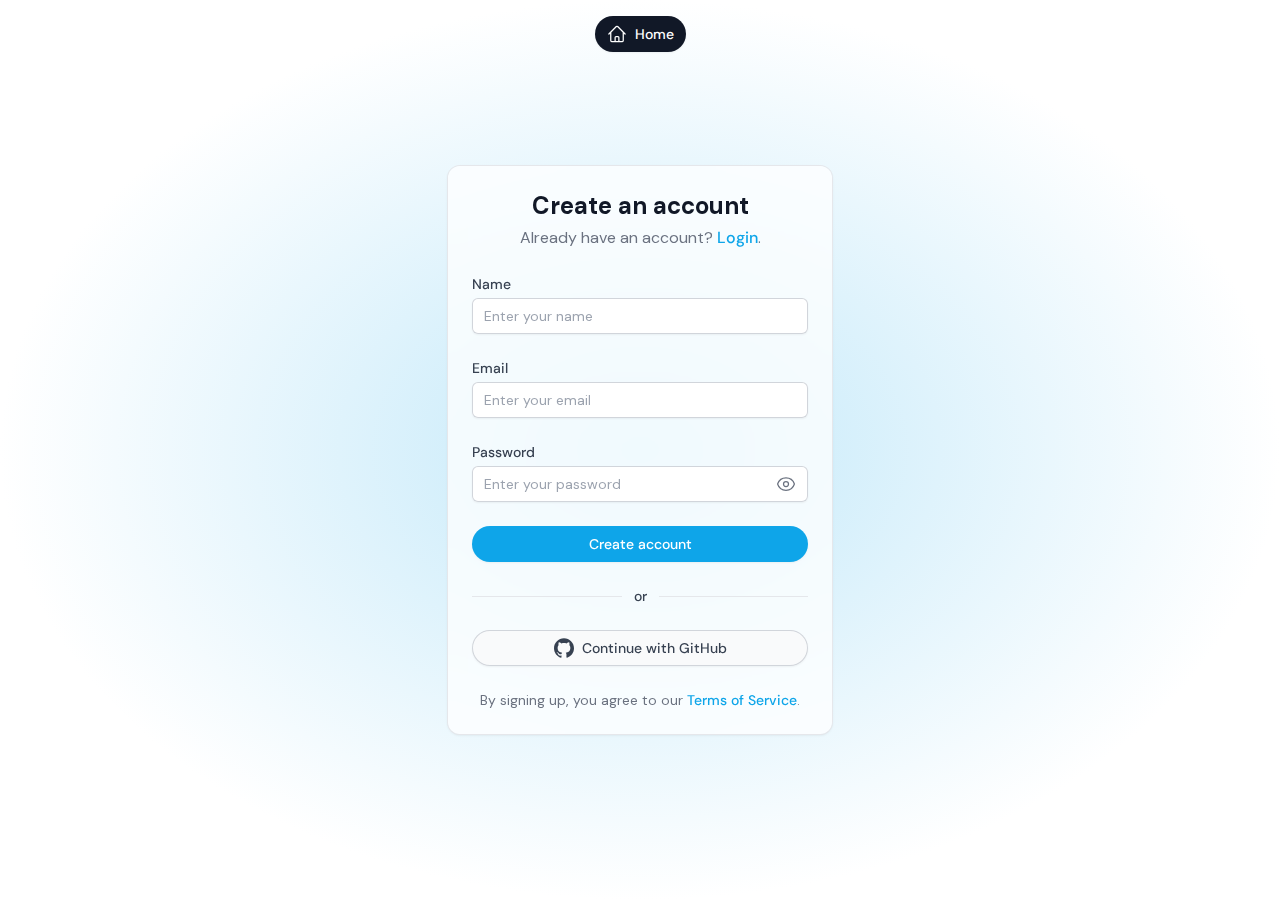
<file: signup/index.html>
<!DOCTYPE html><html  lang="en" data-capo=""><head><meta charset="utf-8"><meta name="viewport" content="width=device-width, initial-scale=1"><style id="nuxt-ui-colors">:root {
--color-primary-50: 240 249 255;
--color-primary-100: 224 242 254;
--color-primary-200: 186 230 253;
--color-primary-300: 125 211 252;
--color-primary-400: 56 189 248;
--color-primary-500: 14 165 233;
--color-primary-600: 2 132 199;
--color-primary-700: 3 105 161;
--color-primary-800: 7 89 133;
--color-primary-900: 12 74 110;
--color-primary-950: 8 47 73;
--color-primary-DEFAULT: var(--color-primary-500);

--color-gray-50: 249 250 251;
--color-gray-100: 243 244 246;
--color-gray-200: 229 231 235;
--color-gray-300: 209 213 219;
--color-gray-400: 156 163 175;
--color-gray-500: 107 114 128;
--color-gray-600: 75 85 99;
--color-gray-700: 55 65 81;
--color-gray-800: 31 41 55;
--color-gray-900: 17 24 39;
--color-gray-950: 3 7 18;
}

.dark {
  --color-primary-DEFAULT: var(--color-primary-400);
}
</style><style id="nuxt-ui-variables">:root {
  --header-height: 4rem;

  --ui-background: 255 255 255;
--ui-foreground: var(--color-gray-700);
}

.dark {
  --ui-background: var(--color-gray-900);
--ui-foreground: var(--color-gray-200);
}</style><title>Sign up - Nuxt UI Pro - SaaS template</title><style>@font-face{font-family:"DM Sans Fallback: Arial";src:local("Arial");size-adjust:104.531%;ascent-override:94.9001%;descent-override:29.6563%;line-gap-override:0%}
@font-face{font-family:DM Sans;src:local("DM Sans Variable"),url(/_fonts/rP2Yp2ywxg089UriI5-g4vlH9VoD8Cmcqbu0-K6z9mXg-VNw7NHvqnp.woff2) format(woff2);font-display:swap;unicode-range:U+0000-00FF,U+0131,U+0152-0153,U+02BB-02BC,U+02C6,U+02DA,U+02DC,U+0304,U+0308,U+0329,U+2000-206F,U+20AC,U+2122,U+2191,U+2193,U+2212,U+2215,U+FEFF,U+FFFD;font-weight:100 1000;font-style:normal}
@font-face{font-family:DM Sans;src:local("DM Sans Thin Italic"),url(/_fonts/rP2rp2ywxg089UriCZaSExd86J3t9jz86Mvy4qCRAL19DksVat-JDG3w-leGNfkTmsj.woff) format(woff);font-display:swap;font-weight:100;font-style:italic}
@font-face{font-family:DM Sans;src:local("DM Sans Regular Italic"),local("DM Sans Italic"),url(/_fonts/rP2rp2ywxg089UriCZaSExd86J3t9jz86Mvy4qCRAL19DksVat-JDW3w-ciElMF03ku.woff) format(woff);font-display:swap;font-weight:400;font-style:italic}
@font-face{font-family:DM Sans;src:local("DM Sans Medium Italic"),url(/_fonts/rP2rp2ywxg089UriCZaSExd86J3t9jz86Mvy4qCRAL19DksVat-7DW3w-R7n06NbhGy.woff) format(woff);font-display:swap;font-weight:500;font-style:italic}
@font-face{font-family:DM Sans;src:local("DM Sans ExtraBold Italic"),url(/_fonts/rP2rp2ywxg089UriCZaSExd86J3t9jz86Mvy4qCRAL19DksVat8JCm3w-sB722Uoa0f.woff) format(woff);font-display:swap;font-weight:800;font-style:italic}
@font-face{font-family:DM Sans;src:local("DM Sans Black Italic"),url(/_fonts/rP2rp2ywxg089UriCZaSExd86J3t9jz86Mvy4qCRAL19DksVat8gCm3w-0q1hqVn09O.woff) format(woff);font-display:swap;font-weight:900;font-style:italic}
@font-face{font-family:DM Sans;src:local("DM Sans Light"),url(/_fonts/rP2tp2ywxg089UriI5-g4vlH9VoD8CmcqZG40F9JadbnoEwA_JxhTQ-6nh65gZkc0.woff) format(woff);font-display:swap;font-weight:300;font-style:normal}
@font-face{font-family:DM Sans;src:local("DM Sans Regular"),local("DM Sans"),url(/_fonts/rP2tp2ywxg089UriI5-g4vlH9VoD8CmcqZG40F9JadbnoEwAopxhTQ-YpyTieVa5B.woff) format(woff);font-display:swap;font-weight:400;font-style:normal}
@font-face{font-family:DM Sans;src:local("DM Sans Bold"),url(/_fonts/rP2tp2ywxg089UriI5-g4vlH9VoD8CmcqZG40F9JadbnoEwARZthTQ-F71RdTRbNg.woff) format(woff);font-display:swap;font-weight:700;font-style:normal}
@font-face{font-family:DM Sans;src:local("DM Sans ExtraBold"),url(/_fonts/rP2tp2ywxg089UriI5-g4vlH9VoD8CmcqZG40F9JadbnoEwAIpthTQ-wbFKGFDrgo.woff) format(woff);font-display:swap;font-weight:800;font-style:normal}
@font-face{font-family:DM Sans;src:local("DM Sans Variable Italic"),url(/_fonts/rP2Wp2ywxg089UriCZaSExd86J3t9jz86MvyyKK58UfivUw4aw-SK92LTmKP0.woff2) format(woff2);font-display:swap;unicode-range:U+0100-02BA,U+02BD-02C5,U+02C7-02CC,U+02CE-02D7,U+02DD-02FF,U+0304,U+0308,U+0329,U+1D00-1DBF,U+1E00-1E9F,U+1EF2-1EFF,U+2020,U+20A0-20AB,U+20AD-20C0,U+2113,U+2C60-2C7F,U+A720-A7FF;font-weight:100 1000;font-style:italic}
@font-face{font-family:DM Sans;src:local("DM Sans Variable Italic"),url(/_fonts/rP2Wp2ywxg089UriCZaSExd86J3t9jz86MvyyKy58UfivUw-9uYm8d48E4.woff2) format(woff2);font-display:swap;unicode-range:U+0000-00FF,U+0131,U+0152-0153,U+02BB-02BC,U+02C6,U+02DA,U+02DC,U+0304,U+0308,U+0329,U+2000-206F,U+20AC,U+2122,U+2191,U+2193,U+2212,U+2215,U+FEFF,U+FFFD;font-weight:100 1000;font-style:italic}
@font-face{font-family:DM Sans;src:local("DM Sans Variable"),url(/_fonts/rP2Yp2ywxg089UriI5-g4vlH9VoD8Cmcqbu6-K6z9mXgjU0-EkYdMs3MAX.woff2) format(woff2);font-display:swap;unicode-range:U+0100-02BA,U+02BD-02C5,U+02C7-02CC,U+02CE-02D7,U+02DD-02FF,U+0304,U+0308,U+0329,U+1D00-1DBF,U+1E00-1E9F,U+1EF2-1EFF,U+2020,U+20A0-20AB,U+20AD-20C0,U+2113,U+2C60-2C7F,U+A720-A7FF;font-weight:100 1000;font-style:normal}
@font-face{font-family:DM Sans;src:local("DM Sans ExtraLight Italic"),url(/_fonts/rP2rp2ywxg089UriCZaSExd86J3t9jz86Mvy4qCRAL19DksVat8JDW3w-PBDI1JDjwV.woff) format(woff);font-display:swap;font-weight:200;font-style:italic}
@font-face{font-family:DM Sans;src:local("DM Sans Light Italic"),url(/_fonts/rP2rp2ywxg089UriCZaSExd86J3t9jz86Mvy4qCRAL19DksVat_XDW3w-r2swRDGfn2.woff) format(woff);font-display:swap;font-weight:300;font-style:italic}
@font-face{font-family:DM Sans;src:local("DM Sans SemiBold Italic"),url(/_fonts/rP2rp2ywxg089UriCZaSExd86J3t9jz86Mvy4qCRAL19DksVat9XCm3w-ByvzuLy2fa.woff) format(woff);font-display:swap;font-weight:600;font-style:italic}
@font-face{font-family:DM Sans;src:local("DM Sans Bold Italic"),url(/_fonts/rP2rp2ywxg089UriCZaSExd86J3t9jz86Mvy4qCRAL19DksVat9uCm3w-5TKCIs6EEw.woff) format(woff);font-display:swap;font-weight:700;font-style:italic}
@font-face{font-family:DM Sans;src:local("DM Sans Thin"),url(/_fonts/rP2tp2ywxg089UriI5-g4vlH9VoD8CmcqZG40F9JadbnoEwAop1hTQ-utGC2hnWq2.woff) format(woff);font-display:swap;font-weight:100;font-style:normal}
@font-face{font-family:DM Sans;src:local("DM Sans ExtraLight"),url(/_fonts/rP2tp2ywxg089UriI5-g4vlH9VoD8CmcqZG40F9JadbnoEwAIpxhTQ-LLUBv5jskj.woff) format(woff);font-display:swap;font-weight:200;font-style:normal}
@font-face{font-family:DM Sans;src:local("DM Sans Medium"),url(/_fonts/rP2tp2ywxg089UriI5-g4vlH9VoD8CmcqZG40F9JadbnoEwAkJxhTQ-WMBvmLOgKm.woff) format(woff);font-display:swap;font-weight:500;font-style:normal}
@font-face{font-family:DM Sans;src:local("DM Sans SemiBold"),url(/_fonts/rP2tp2ywxg089UriI5-g4vlH9VoD8CmcqZG40F9JadbnoEwAfJthTQ-aMoWEJLmTt.woff) format(woff);font-display:swap;font-weight:600;font-style:normal}
@font-face{font-family:DM Sans;src:local("DM Sans Black"),url(/_fonts/rP2tp2ywxg089UriI5-g4vlH9VoD8CmcqZG40F9JadbnoEwAC5thTQ-ldB60l5U8r.woff) format(woff);font-display:swap;font-weight:900;font-style:normal}
*,::backdrop,:after,:before{--tw-border-spacing-x:0;--tw-border-spacing-y:0;--tw-translate-x:0;--tw-translate-y:0;--tw-rotate:0;--tw-skew-x:0;--tw-skew-y:0;--tw-scale-x:1;--tw-scale-y:1;--tw-pan-x: ;--tw-pan-y: ;--tw-pinch-zoom: ;--tw-scroll-snap-strictness:proximity;--tw-gradient-from-position: ;--tw-gradient-via-position: ;--tw-gradient-to-position: ;--tw-ordinal: ;--tw-slashed-zero: ;--tw-numeric-figure: ;--tw-numeric-spacing: ;--tw-numeric-fraction: ;--tw-ring-inset: ;--tw-ring-offset-width:0px;--tw-ring-offset-color:#fff;--tw-ring-color:#3b82f680;--tw-ring-offset-shadow:0 0 #0000;--tw-ring-shadow:0 0 #0000;--tw-shadow:0 0 #0000;--tw-shadow-colored:0 0 #0000;--tw-blur: ;--tw-brightness: ;--tw-contrast: ;--tw-grayscale: ;--tw-hue-rotate: ;--tw-invert: ;--tw-saturate: ;--tw-sepia: ;--tw-drop-shadow: ;--tw-backdrop-blur: ;--tw-backdrop-brightness: ;--tw-backdrop-contrast: ;--tw-backdrop-grayscale: ;--tw-backdrop-hue-rotate: ;--tw-backdrop-invert: ;--tw-backdrop-opacity: ;--tw-backdrop-saturate: ;--tw-backdrop-sepia: ;--tw-contain-size: ;--tw-contain-layout: ;--tw-contain-paint: ;--tw-contain-style: }/*! tailwindcss v3.4.17 | MIT License | https://tailwindcss.com*/*,:after,:before{border-color:rgb(var(--color-gray-200)/1);border-style:solid;border-width:0;box-sizing:border-box}:after,:before{--tw-content:""}:host,html{line-height:1.5;-webkit-text-size-adjust:100%;font-family:DM Sans, "DM Sans Fallback: Arial",ui-sans-serif,system-ui,sans-serif,Apple Color Emoji,Segoe UI Emoji,Segoe UI Symbol,Noto Color Emoji;font-feature-settings:normal;font-variation-settings:normal;tab-size:4;-webkit-tap-highlight-color:transparent}body{line-height:inherit;margin:0}hr{border-top-width:1px;color:inherit;height:0}abbr:where([title]){-webkit-text-decoration:underline dotted;text-decoration:underline dotted}h1,h2,h3,h4,h5,h6{font-size:inherit;font-weight:inherit}a{color:inherit;text-decoration:inherit}b,strong{font-weight:bolder}code,kbd,pre,samp{font-family:ui-monospace,SFMono-Regular,Menlo,Monaco,Consolas,Liberation Mono,Courier New,monospace;font-feature-settings:normal;font-size:1em;font-variation-settings:normal}small{font-size:80%}sub,sup{font-size:75%;line-height:0;position:relative;vertical-align:initial}sub{bottom:-.25em}sup{top:-.5em}table{border-collapse:collapse;border-color:inherit;text-indent:0}button,input,optgroup,select,textarea{color:inherit;font-family:inherit;font-feature-settings:inherit;font-size:100%;font-variation-settings:inherit;font-weight:inherit;letter-spacing:inherit;line-height:inherit;margin:0;padding:0}button,select{text-transform:none}button,input:where([type=button]),input:where([type=reset]),input:where([type=submit]){-webkit-appearance:button;background-color:initial;background-image:none}:-moz-focusring{outline:auto}:-moz-ui-invalid{box-shadow:none}progress{vertical-align:initial}::-webkit-inner-spin-button,::-webkit-outer-spin-button{height:auto}[type=search]{-webkit-appearance:textfield;outline-offset:-2px}::-webkit-search-decoration{-webkit-appearance:none}::-webkit-file-upload-button{-webkit-appearance:button;font:inherit}summary{display:list-item}blockquote,dd,dl,figure,h1,h2,h3,h4,h5,h6,hr,p,pre{margin:0}fieldset{margin:0}fieldset,legend{padding:0}menu,ol,ul{list-style:none;margin:0;padding:0}dialog{padding:0}textarea{resize:vertical}input::placeholder,textarea::placeholder{color:rgb(var(--color-gray-400)/1);opacity:1}[role=button],button{cursor:pointer}:disabled{cursor:default}audio,canvas,embed,iframe,img,object,svg,video{display:block;vertical-align:middle}img,video{height:auto;max-width:100%}[hidden]:where(:not([hidden=until-found])){display:none}.container{width:100%}@media (min-width:640px){.container{max-width:640px}}@media (min-width:768px){.container{max-width:768px}}@media (min-width:1024px){.container{max-width:1024px}}@media (min-width:1280px){.container{max-width:1280px}}@media (min-width:1536px){.container{max-width:1536px}}.form-input,.form-multiselect,.form-select,.form-textarea{appearance:none;background-color:#fff;border-color:rgb(var(--color-gray-500)/var(--tw-border-opacity,1));border-radius:0;border-width:1px;font-size:1rem;line-height:1.5rem;padding:.5rem .75rem;--tw-shadow:0 0 #0000}.form-input:focus,.form-multiselect:focus,.form-select:focus,.form-textarea:focus{outline:2px solid #0000;outline-offset:2px;--tw-ring-inset:var(--tw-empty,/*!*/ /*!*/);--tw-ring-offset-width:0px;--tw-ring-offset-color:#fff;--tw-ring-color:#2563eb;--tw-ring-offset-shadow:var(--tw-ring-inset) 0 0 0 var(--tw-ring-offset-width) var(--tw-ring-offset-color);--tw-ring-shadow:var(--tw-ring-inset) 0 0 0 calc(1px + var(--tw-ring-offset-width)) var(--tw-ring-color);border-color:#2563eb;box-shadow:var(--tw-ring-offset-shadow),var(--tw-ring-shadow),var(--tw-shadow)}.form-input::placeholder,.form-textarea::placeholder{color:rgb(var(--color-gray-500)/var(--tw-text-opacity,1));opacity:1}.form-input::-webkit-datetime-edit-fields-wrapper{padding:0}.form-input::-webkit-date-and-time-value{min-height:1.5em;text-align:inherit}.form-input::-webkit-datetime-edit{display:inline-flex}.form-input::-webkit-datetime-edit,.form-input::-webkit-datetime-edit-day-field,.form-input::-webkit-datetime-edit-hour-field,.form-input::-webkit-datetime-edit-meridiem-field,.form-input::-webkit-datetime-edit-millisecond-field,.form-input::-webkit-datetime-edit-minute-field,.form-input::-webkit-datetime-edit-month-field,.form-input::-webkit-datetime-edit-second-field,.form-input::-webkit-datetime-edit-year-field{padding-bottom:0;padding-top:0}.form-select{background-image:url("data:image/svg+xml;charset=utf-8,%3Csvg xmlns='http://www.w3.org/2000/svg' fill='none' viewBox='0 0 20 20'%3E%3Cpath stroke='%236b7280' stroke-linecap='round' stroke-linejoin='round' stroke-width='1.5' d='m6 8 4 4 4-4'/%3E%3C/svg%3E");background-position:right .5rem center;background-repeat:no-repeat;background-size:1.5em 1.5em;padding-right:2.5rem;-webkit-print-color-adjust:exact;print-color-adjust:exact}.form-select:where([size]:not([size="1"])){background-image:none;background-position:0 0;background-repeat:unset;background-size:initial;padding-right:.75rem;-webkit-print-color-adjust:unset;print-color-adjust:unset}.form-checkbox,.form-radio{appearance:none;background-color:#fff;background-origin:border-box;border-color:rgb(var(--color-gray-500)/var(--tw-border-opacity,1));border-width:1px;color:#2563eb;display:inline-block;flex-shrink:0;height:1rem;padding:0;-webkit-print-color-adjust:exact;print-color-adjust:exact;-webkit-user-select:none;user-select:none;vertical-align:middle;width:1rem;--tw-shadow:0 0 #0000}.form-checkbox{border-radius:0}.form-radio{border-radius:100%}.form-checkbox:focus,.form-radio:focus{outline:2px solid #0000;outline-offset:2px;--tw-ring-inset:var(--tw-empty,/*!*/ /*!*/);--tw-ring-offset-width:2px;--tw-ring-offset-color:#fff;--tw-ring-color:#2563eb;--tw-ring-offset-shadow:var(--tw-ring-inset) 0 0 0 var(--tw-ring-offset-width) var(--tw-ring-offset-color);--tw-ring-shadow:var(--tw-ring-inset) 0 0 0 calc(2px + var(--tw-ring-offset-width)) var(--tw-ring-color);box-shadow:var(--tw-ring-offset-shadow),var(--tw-ring-shadow),var(--tw-shadow)}.form-checkbox:checked,.form-radio:checked{background-color:currentColor;background-position:50%;background-repeat:no-repeat;background-size:100% 100%;border-color:#0000}.form-checkbox:checked{background-image:url("data:image/svg+xml;charset=utf-8,%3Csvg xmlns='http://www.w3.org/2000/svg' fill='%23fff' viewBox='0 0 16 16'%3E%3Cpath d='M12.207 4.793a1 1 0 0 1 0 1.414l-5 5a1 1 0 0 1-1.414 0l-2-2a1 1 0 0 1 1.414-1.414L6.5 9.086l4.293-4.293a1 1 0 0 1 1.414 0'/%3E%3C/svg%3E")}@media (forced-colors:active) {.form-checkbox:checked{appearance:auto}}.form-radio:checked{background-image:url("data:image/svg+xml;charset=utf-8,%3Csvg xmlns='http://www.w3.org/2000/svg' fill='%23fff' viewBox='0 0 16 16'%3E%3Ccircle cx='8' cy='8' r='3'/%3E%3C/svg%3E")}@media (forced-colors:active) {.form-radio:checked{appearance:auto}}.form-checkbox:checked:focus,.form-checkbox:checked:hover,.form-checkbox:indeterminate,.form-radio:checked:focus,.form-radio:checked:hover{background-color:currentColor;border-color:#0000}.form-checkbox:indeterminate{background-image:url("data:image/svg+xml;charset=utf-8,%3Csvg xmlns='http://www.w3.org/2000/svg' fill='none' viewBox='0 0 16 16'%3E%3Cpath stroke='%23fff' stroke-linecap='round' stroke-linejoin='round' stroke-width='2' d='M4 8h8'/%3E%3C/svg%3E");background-position:50%;background-repeat:no-repeat;background-size:100% 100%}@media (forced-colors:active) {.form-checkbox:indeterminate{appearance:auto}}.form-checkbox:indeterminate:focus,.form-checkbox:indeterminate:hover{background-color:currentColor;border-color:#0000}.aspect-h-9{--tw-aspect-h:9}.aspect-w-16{padding-bottom:calc(var(--tw-aspect-h)/var(--tw-aspect-w)*100%);position:relative;--tw-aspect-w:16}.aspect-w-16>*{bottom:0;height:100%;left:0;position:absolute;right:0;top:0;width:100%}.prose{color:var(--tw-prose-body);max-width:65ch}.prose :where(p):not(:where([class~=not-prose],[class~=not-prose] *)){margin-bottom:1.25em;margin-top:1.25em}.prose :where([class~=lead]):not(:where([class~=not-prose],[class~=not-prose] *)){color:var(--tw-prose-lead);font-size:1.25em;line-height:1.6;margin-bottom:1.2em;margin-top:1.2em}.prose :where(a):not(:where([class~=not-prose],[class~=not-prose] *)){border-bottom:1px solid #0000;color:var(--tw-prose-links);font-weight:500;text-decoration:none}.prose :where(strong):not(:where([class~=not-prose],[class~=not-prose] *)){color:var(--tw-prose-bold);font-weight:600}.prose :where(a strong):not(:where([class~=not-prose],[class~=not-prose] *)){color:inherit}.prose :where(blockquote strong):not(:where([class~=not-prose],[class~=not-prose] *)){color:inherit}.prose :where(thead th strong):not(:where([class~=not-prose],[class~=not-prose] *)){color:inherit}.prose :where(ol):not(:where([class~=not-prose],[class~=not-prose] *)){list-style-type:decimal;margin-bottom:1.25em;margin-top:1.25em;padding-inline-start:1.625em}.prose :where(ol[type=A]):not(:where([class~=not-prose],[class~=not-prose] *)){list-style-type:upper-alpha}.prose :where(ol[type=a]):not(:where([class~=not-prose],[class~=not-prose] *)){list-style-type:lower-alpha}.prose :where(ol[type=A s]):not(:where([class~=not-prose],[class~=not-prose] *)){list-style-type:upper-alpha}.prose :where(ol[type=a s]):not(:where([class~=not-prose],[class~=not-prose] *)){list-style-type:lower-alpha}.prose :where(ol[type=I]):not(:where([class~=not-prose],[class~=not-prose] *)){list-style-type:upper-roman}.prose :where(ol[type=i]):not(:where([class~=not-prose],[class~=not-prose] *)){list-style-type:lower-roman}.prose :where(ol[type=I s]):not(:where([class~=not-prose],[class~=not-prose] *)){list-style-type:upper-roman}.prose :where(ol[type=i s]):not(:where([class~=not-prose],[class~=not-prose] *)){list-style-type:lower-roman}.prose :where(ol[type="1"]):not(:where([class~=not-prose],[class~=not-prose] *)){list-style-type:decimal}.prose :where(ul):not(:where([class~=not-prose],[class~=not-prose] *)){list-style-type:disc;margin-bottom:1.25em;margin-top:1.25em;padding-inline-start:1.625em}.prose :where(ol>li):not(:where([class~=not-prose],[class~=not-prose] *))::marker{color:var(--tw-prose-counters);font-weight:400}.prose :where(ul>li):not(:where([class~=not-prose],[class~=not-prose] *))::marker{color:var(--tw-prose-bullets)}.prose :where(dt):not(:where([class~=not-prose],[class~=not-prose] *)){color:var(--tw-prose-headings);font-weight:600;margin-top:1.25em}.prose :where(hr):not(:where([class~=not-prose],[class~=not-prose] *)){border-color:var(--tw-prose-hr);border-top-width:1px;margin-bottom:3em;margin-top:3em}.prose :where(blockquote):not(:where([class~=not-prose],[class~=not-prose] *)){border-inline-start-color:var(--tw-prose-quote-borders);border-inline-start-width:.25rem;color:var(--tw-prose-quotes);font-style:italic;font-weight:500;margin-bottom:1.6em;margin-top:1.6em;padding-inline-start:1em;quotes:"\201C""\201D""\2018""\2019"}.prose :where(h1):not(:where([class~=not-prose],[class~=not-prose] *)){color:var(--tw-prose-headings);font-size:2.25em;font-weight:800;line-height:1.1111111;margin-bottom:.8888889em;margin-top:0}.prose :where(h1 strong):not(:where([class~=not-prose],[class~=not-prose] *)){color:inherit;font-weight:900}.prose :where(h2):not(:where([class~=not-prose],[class~=not-prose] *)){color:var(--tw-prose-headings);font-size:1.5em;font-weight:700;line-height:1.3333333;margin-bottom:1em;margin-top:2em}.prose :where(h2 strong):not(:where([class~=not-prose],[class~=not-prose] *)){color:inherit;font-weight:800}.prose :where(h3):not(:where([class~=not-prose],[class~=not-prose] *)){color:var(--tw-prose-headings);font-size:1.25em;font-weight:600;line-height:1.6;margin-bottom:.6em;margin-top:1.6em}.prose :where(h3 strong):not(:where([class~=not-prose],[class~=not-prose] *)){color:inherit;font-weight:700}.prose :where(h4):not(:where([class~=not-prose],[class~=not-prose] *)){color:var(--tw-prose-headings);font-weight:600;line-height:1.5;margin-bottom:.5em;margin-top:1.5em}.prose :where(h4 strong):not(:where([class~=not-prose],[class~=not-prose] *)){color:inherit;font-weight:700}.prose :where(img):not(:where([class~=not-prose],[class~=not-prose] *)){margin-bottom:2em;margin-top:2em}.prose :where(picture):not(:where([class~=not-prose],[class~=not-prose] *)){display:block;margin-bottom:2em;margin-top:2em}.prose :where(video):not(:where([class~=not-prose],[class~=not-prose] *)){margin-bottom:2em;margin-top:2em}.prose :where(kbd):not(:where([class~=not-prose],[class~=not-prose] *)){border-radius:.3125rem;box-shadow:0 0 0 1px rgb(var(--tw-prose-kbd-shadows)/10%),0 3px 0 rgb(var(--tw-prose-kbd-shadows)/10%);color:var(--tw-prose-kbd);font-family:inherit;font-size:.875em;font-weight:500;padding-inline-end:.375em;padding-bottom:.1875em;padding-top:.1875em;padding-inline-start:.375em}.prose :where(code):not(:where([class~=not-prose],[class~=not-prose] *)){background-color:var(--tw-prose-pre-bg);border:1px solid var(--tw-prose-pre-border);border-radius:.375rem;color:var(--tw-prose-code);display:inline-block;font-size:.875em;font-weight:600;padding:0 .375rem}.prose :where(a code):not(:where([class~=not-prose],[class~=not-prose] *)){border:1px dashed var(--tw-prose-pre-border);color:var(--tw-prose-code)}.prose :where(h1 code):not(:where([class~=not-prose],[class~=not-prose] *)){color:inherit}.prose :where(h2 code):not(:where([class~=not-prose],[class~=not-prose] *)){color:inherit;font-size:.875em}.prose :where(h3 code):not(:where([class~=not-prose],[class~=not-prose] *)){color:inherit;font-size:.9em}.prose :where(h4 code):not(:where([class~=not-prose],[class~=not-prose] *)){color:inherit}.prose :where(blockquote code):not(:where([class~=not-prose],[class~=not-prose] *)){color:inherit}.prose :where(thead th code):not(:where([class~=not-prose],[class~=not-prose] *)){color:inherit}.prose :where(pre):not(:where([class~=not-prose],[class~=not-prose] *)){background-color:var(--tw-prose-pre-bg)!important;border:1px solid var(--tw-prose-pre-border);border-radius:.375rem;color:var(--tw-prose-pre-code)!important;font-size:.875em;font-weight:400;line-height:1.7142857;margin-bottom:1.7142857em;margin-top:1.7142857em;overflow-x:auto;padding-inline-end:1.1428571em;padding-bottom:.8571429em;padding-top:.8571429em;padding-inline-start:1.1428571em;white-space:pre-wrap;word-break:break-word}.prose :where(pre code):not(:where([class~=not-prose],[class~=not-prose] *)){background-color:initial;border-radius:0;border-width:0;color:inherit;font-family:inherit;font-size:inherit;font-weight:inherit;line-height:inherit;padding:0}.prose :where(pre code):not(:where([class~=not-prose],[class~=not-prose] *)):before{content:none}.prose :where(pre code):not(:where([class~=not-prose],[class~=not-prose] *)):after{content:none}.prose :where(table):not(:where([class~=not-prose],[class~=not-prose] *)){display:block;font-size:.875em;line-height:1.7142857;margin-bottom:2em;margin-top:2em;overflow-x:auto;table-layout:auto;width:100%}.prose :where(thead):not(:where([class~=not-prose],[class~=not-prose] *)){border-bottom-color:var(--tw-prose-th-borders);border-bottom-width:1px}.prose :where(thead th):not(:where([class~=not-prose],[class~=not-prose] *)){color:var(--tw-prose-headings);font-weight:600;padding-inline-end:.5714286em;padding-bottom:.5714286em;padding-inline-start:.5714286em;vertical-align:bottom}.prose :where(tbody tr):not(:where([class~=not-prose],[class~=not-prose] *)){border-bottom-color:var(--tw-prose-td-borders);border-bottom-width:1px}.prose :where(tbody tr:last-child):not(:where([class~=not-prose],[class~=not-prose] *)){border-bottom-width:0}.prose :where(tbody td):not(:where([class~=not-prose],[class~=not-prose] *)){vertical-align:initial}.prose :where(tfoot):not(:where([class~=not-prose],[class~=not-prose] *)){border-top-color:var(--tw-prose-th-borders);border-top-width:1px}.prose :where(tfoot td):not(:where([class~=not-prose],[class~=not-prose] *)){vertical-align:top}.prose :where(th,td):not(:where([class~=not-prose],[class~=not-prose] *)){text-align:start}.prose :where(figure>*):not(:where([class~=not-prose],[class~=not-prose] *)){margin-bottom:0;margin-top:0}.prose :where(figcaption):not(:where([class~=not-prose],[class~=not-prose] *)){color:var(--tw-prose-captions);font-size:.875em;line-height:1.4285714;margin-top:.8571429em}.prose{--tw-prose-body:#374151;--tw-prose-headings:#111827;--tw-prose-lead:#4b5563;--tw-prose-links:#111827;--tw-prose-bold:#111827;--tw-prose-counters:#6b7280;--tw-prose-bullets:#d1d5db;--tw-prose-hr:#e5e7eb;--tw-prose-quotes:#111827;--tw-prose-quote-borders:#e5e7eb;--tw-prose-captions:#6b7280;--tw-prose-kbd:#111827;--tw-prose-kbd-shadows:17 24 39;--tw-prose-code:#111827;--tw-prose-pre-code:#e5e7eb;--tw-prose-pre-bg:#1f2937;--tw-prose-th-borders:#d1d5db;--tw-prose-td-borders:#e5e7eb;--tw-prose-invert-body:#d1d5db;--tw-prose-invert-headings:#fff;--tw-prose-invert-lead:#9ca3af;--tw-prose-invert-links:#fff;--tw-prose-invert-bold:#fff;--tw-prose-invert-counters:#9ca3af;--tw-prose-invert-bullets:#4b5563;--tw-prose-invert-hr:#374151;--tw-prose-invert-quotes:#f3f4f6;--tw-prose-invert-quote-borders:#374151;--tw-prose-invert-captions:#9ca3af;--tw-prose-invert-kbd:#fff;--tw-prose-invert-kbd-shadows:255 255 255;--tw-prose-invert-code:#fff;--tw-prose-invert-pre-code:#d1d5db;--tw-prose-invert-pre-bg:#00000080;--tw-prose-invert-th-borders:#4b5563;--tw-prose-invert-td-borders:#374151;font-size:1rem;line-height:1.75}.prose :where(picture>img):not(:where([class~=not-prose],[class~=not-prose] *)){margin-bottom:0;margin-top:0}.prose :where(li):not(:where([class~=not-prose],[class~=not-prose] *)){margin-bottom:.5em;margin-top:.5em}.prose :where(ol>li):not(:where([class~=not-prose],[class~=not-prose] *)){padding-inline-start:.375em}.prose :where(ul>li):not(:where([class~=not-prose],[class~=not-prose] *)){padding-inline-start:.375em}.prose :where(.prose>ul>li p):not(:where([class~=not-prose],[class~=not-prose] *)){margin-bottom:.75em;margin-top:.75em}.prose :where(.prose>ul>li>p:first-child):not(:where([class~=not-prose],[class~=not-prose] *)){margin-top:1.25em}.prose :where(.prose>ul>li>p:last-child):not(:where([class~=not-prose],[class~=not-prose] *)){margin-bottom:1.25em}.prose :where(.prose>ol>li>p:first-child):not(:where([class~=not-prose],[class~=not-prose] *)){margin-top:1.25em}.prose :where(.prose>ol>li>p:last-child):not(:where([class~=not-prose],[class~=not-prose] *)){margin-bottom:1.25em}.prose :where(ul ul,ul ol,ol ul,ol ol):not(:where([class~=not-prose],[class~=not-prose] *)){margin-bottom:.75em;margin-top:.75em}.prose :where(dl):not(:where([class~=not-prose],[class~=not-prose] *)){margin-bottom:1.25em;margin-top:1.25em}.prose :where(dd):not(:where([class~=not-prose],[class~=not-prose] *)){margin-top:.5em;padding-inline-start:1.625em}.prose :where(hr+*):not(:where([class~=not-prose],[class~=not-prose] *)){margin-top:0}.prose :where(h2+*):not(:where([class~=not-prose],[class~=not-prose] *)){margin-top:0}.prose :where(h3+*):not(:where([class~=not-prose],[class~=not-prose] *)){margin-top:0}.prose :where(h4+*):not(:where([class~=not-prose],[class~=not-prose] *)){margin-top:0}.prose :where(thead th:first-child):not(:where([class~=not-prose],[class~=not-prose] *)){padding-inline-start:0}.prose :where(thead th:last-child):not(:where([class~=not-prose],[class~=not-prose] *)){padding-inline-end:0}.prose :where(tbody td,tfoot td):not(:where([class~=not-prose],[class~=not-prose] *)){padding-inline-end:.5714286em;padding-bottom:.5714286em;padding-top:.5714286em;padding-inline-start:.5714286em}.prose :where(tbody td:first-child,tfoot td:first-child):not(:where([class~=not-prose],[class~=not-prose] *)){padding-inline-start:0}.prose :where(tbody td:last-child,tfoot td:last-child):not(:where([class~=not-prose],[class~=not-prose] *)){padding-inline-end:0}.prose :where(figure):not(:where([class~=not-prose],[class~=not-prose] *)){margin-bottom:2em;margin-top:2em}.prose :where(.prose>:first-child):not(:where([class~=not-prose],[class~=not-prose] *)){margin-top:0}.prose :where(.prose>:last-child):not(:where([class~=not-prose],[class~=not-prose] *)){margin-bottom:0}.prose :where(h1,h2,h3,h4):not(:where([class~=not-prose],[class~=not-prose] *)){font-weight:700;scroll-margin-top:var(--scroll-mt)}.prose :where(h1 a,h2 a,h3 a,h4 a):not(:where([class~=not-prose],[class~=not-prose] *)){border-bottom:none!important;color:inherit;font-weight:inherit}.prose :where(a:hover):not(:where([class~=not-prose],[class~=not-prose] *)){border-color:var(--tw-prose-links)}.prose :where(a:has(>code)):not(:where([class~=not-prose],[class~=not-prose] *)){border-color:#0000!important}.prose :where(a:hover code):not(:where([class~=not-prose],[class~=not-prose] *)){border-color:var(--tw-prose-links);color:var(--tw-prose-links)}.prose :where(input[type=checkbox]):not(:where([class~=not-prose],[class~=not-prose] *)){border-color:rgb(var(--color-gray-300));border-radius:.25rem;color:rgb(var(--color-primary-500));height:1rem;margin-bottom:0!important;margin-top:-3.5px!important;width:1rem}.prose :where(input[type=checkbox]):not(:where([class~=not-prose],[class~=not-prose] *)):focus{--tw-ring-offset-width:0}.prose :where(input[type=checkbox]:checked):not(:where([class~=not-prose],[class~=not-prose] *)){border-color:rgb(var(--color-primary-500))}.prose :where(input[type=checkbox]:disabled):not(:where([class~=not-prose],[class~=not-prose] *)){cursor:not-allowed;opacity:.5}.prose :where(ul.contains-task-list):not(:where([class~=not-prose],[class~=not-prose] *)){margin-left:-1.625em}.prose :where(ul ul):not(:where([class~=not-prose],[class~=not-prose] *)){padding-left:1.5rem}.prose :where(ul ol):not(:where([class~=not-prose],[class~=not-prose] *)){padding-left:1.5rem}.prose :where(ul>li.task-list-item):not(:where([class~=not-prose],[class~=not-prose] *)){padding-left:0!important}.prose :where(ul>li.task-list-item input):not(:where([class~=not-prose],[class~=not-prose] *)){margin-right:7px}.prose :where(ul>li.task-list-item>ul.contains-task-list):not(:where([class~=not-prose],[class~=not-prose] *)){margin-left:0}.prose :where(ul>li.task-list-item a):not(:where([class~=not-prose],[class~=not-prose] *)){margin-bottom:0}.prose :where(ul>li.task-list-item):not(:where([class~=not-prose],[class~=not-prose] *))::marker{content:none}.prose :where(ul>li>p):not(:where([class~=not-prose],[class~=not-prose] *)){margin:0}.prose :where(ul>li>span.issue-badge,p>span.issue-badge):not(:where([class~=not-prose],[class~=not-prose] *)){margin:0!important;vertical-align:text-top}.prose :where(ul>li>button):not(:where([class~=not-prose],[class~=not-prose] *)){vertical-align:initial!important}.prose :where(table code):not(:where([class~=not-prose],[class~=not-prose] *)){display:inline-flex}.prose-primary{--tw-prose-body:rgb(var(--color-gray-700));--tw-prose-headings:rgb(var(--color-gray-900));--tw-prose-lead:rgb(var(--color-gray-600));--tw-prose-links:rgb(var(--color-primary-500));--tw-prose-bold:rgb(var(--color-gray-900));--tw-prose-counters:rgb(var(--color-gray-500));--tw-prose-bullets:rgb(var(--color-gray-300));--tw-prose-hr:rgb(var(--color-gray-200));--tw-prose-quotes:rgb(var(--color-gray-900));--tw-prose-quote-borders:rgb(var(--color-gray-200));--tw-prose-captions:rgb(var(--color-gray-500));--tw-prose-code:rgb(var(--color-gray-900));--tw-prose-pre-code:rgb(var(--color-gray-900));--tw-prose-pre-bg:rgb(var(--color-gray-50));--tw-prose-pre-border:rgb(var(--color-gray-200));--tw-prose-th-borders:rgb(var(--color-gray-300));--tw-prose-td-borders:rgb(var(--color-gray-200));--tw-prose-invert-body:rgb(var(--color-gray-200));--tw-prose-invert-headings:#fff;--tw-prose-invert-lead:rgb(var(--color-gray-400));--tw-prose-invert-links:rgb(var(--color-primary-400));--tw-prose-invert-bold:#fff;--tw-prose-invert-counters:rgb(var(--color-gray-400));--tw-prose-invert-bullets:rgb(var(--color-gray-600));--tw-prose-invert-hr:rgb(var(--color-gray-800));--tw-prose-invert-quotes:rgb(var(--color-gray-100));--tw-prose-invert-quote-borders:rgb(var(--color-gray-700));--tw-prose-invert-captions:rgb(var(--color-gray-400));--tw-prose-invert-code:#fff;--tw-prose-invert-pre-code:#fff;--tw-prose-invert-pre-bg:rgb(var(--color-gray-800));--tw-prose-invert-pre-border:rgb(var(--color-gray-700));--tw-prose-invert-th-borders:rgb(var(--color-gray-700));--tw-prose-invert-td-borders:rgb(var(--color-gray-800))}.sr-only{height:1px;margin:-1px;overflow:hidden;padding:0;position:absolute;width:1px;clip:rect(0,0,0,0);border-width:0;white-space:nowrap}.pointer-events-none{pointer-events:none}.pointer-events-auto{pointer-events:auto}.visible{visibility:visible}.invisible{visibility:hidden}.static{position:static}.fixed{position:fixed}.absolute{position:absolute}.relative{position:relative}.sticky{position:sticky}.inset-0{inset:0}.inset-x-0{left:0;right:0}.inset-y-0{bottom:0;top:0}.-bottom-1{bottom:-.25rem}.-bottom-\[0\.5px\]{bottom:-.5px}.-left-1{left:-.25rem}.-right-1{right:-.25rem}.-right-3\.5{right:-.875rem}.-right-\[5px\]{right:-5px}.-top-1{top:-.25rem}.-top-8{top:-2rem}.-top-\[5px\]{top:-5px}.bottom-0{bottom:0}.bottom-4{bottom:1rem}.end-0{inset-inline-end:0}.end-4{inset-inline-end:1rem}.left-0{left:0}.left-1\/2{left:50%}.left-\[4px\]{left:4px}.right-0{right:0}.right-2{right:.5rem}.right-2\.5{right:.625rem}.start-0{inset-inline-start:0}.start-4{inset-inline-start:1rem}.top-0{top:0}.top-0\.5{top:.125rem}.top-1{top:.25rem}.top-1\/2{top:50%}.top-2{top:.5rem}.top-2\.5{top:.625rem}.top-4{top:1rem}.top-\[--header-height\]{top:var(--header-height)}.top-\[4px\]{top:4px}.isolate{isolation:isolate}.z-0{z-index:0}.z-10{z-index:10}.z-20{z-index:20}.z-50{z-index:50}.z-\[-1\]{z-index:-1}.z-\[1\]{z-index:1}.z-\[55\]{z-index:55}.order-first{order:-9999}.order-last{order:9999}.col-span-1{grid-column:span 1/span 1}.col-span-2{grid-column:span 2/span 2}.col-span-full{grid-column:1/-1}.col-start-1{grid-column-start:1}.row-start-1{grid-row-start:1}.-m-1\.5{margin:-.375rem}.\!my-0{margin-bottom:0!important;margin-top:0!important}.-mx-1{margin-left:-.25rem;margin-right:-.25rem}.-mx-4{margin-left:-1rem;margin-right:-1rem}.-my-1{margin-bottom:-.25rem;margin-top:-.25rem}.-my-1\.5{margin-bottom:-.375rem;margin-top:-.375rem}.mx-1{margin-left:.25rem;margin-right:.25rem}.mx-2\.5{margin-left:.625rem;margin-right:.625rem}.mx-3{margin-left:.75rem;margin-right:.75rem}.mx-\[9\.5px\]{margin-left:9.5px;margin-right:9.5px}.mx-auto{margin-left:auto;margin-right:auto}.my-0{margin-bottom:0;margin-top:0}.my-2{margin-bottom:.5rem;margin-top:.5rem}.my-5{margin-bottom:1.25rem;margin-top:1.25rem}.my-6{margin-bottom:1.5rem;margin-top:1.5rem}.my-auto{margin-bottom:auto;margin-top:auto}.-mb-px{margin-bottom:-1px}.-me-1\.5{margin-inline-end:-.375rem}.-ml-6{margin-left:-1.5rem}.-ml-px{margin-left:-1px}.-mt-1{margin-top:-.25rem}.-mt-6{margin-top:-1.5rem}.-mt-8{margin-top:-2rem}.mb-0{margin-bottom:0}.mb-0\.5{margin-bottom:.125rem}.mb-1{margin-bottom:.25rem}.mb-1\.5{margin-bottom:.375rem}.mb-10{margin-bottom:2.5rem}.mb-2{margin-bottom:.5rem}.mb-3{margin-bottom:.75rem}.mb-4{margin-bottom:1rem}.mb-6{margin-bottom:1.5rem}.me-2{margin-inline-end:.5rem}.ml-1{margin-left:.25rem}.ml-2{margin-left:.5rem}.ml-2\.5{margin-left:.625rem}.ml-3{margin-left:.75rem}.ml-6{margin-left:1.5rem}.ml-8{margin-left:2rem}.ml-auto{margin-left:auto}.mr-1\.5{margin-right:.375rem}.mr-2{margin-right:.5rem}.mr-4{margin-right:1rem}.ms-3{margin-inline-start:.75rem}.ms-auto{margin-inline-start:auto}.mt-0{margin-top:0}.mt-1{margin-top:.25rem}.mt-10{margin-top:2.5rem}.mt-2{margin-top:.5rem}.mt-3{margin-top:.75rem}.mt-4{margin-top:1rem}.mt-5{margin-top:1.25rem}.mt-6{margin-top:1.5rem}.mt-8{margin-top:2rem}.line-clamp-1{-webkit-line-clamp:1}.line-clamp-1,.line-clamp-2{display:-webkit-box;overflow:hidden;-webkit-box-orient:vertical}.line-clamp-2{-webkit-line-clamp:2}.block{display:block}.inline-block{display:inline-block}.inline{display:inline}.flex{display:flex}.inline-flex{display:inline-flex}.table{display:table}.grid{display:grid}.inline-grid{display:inline-grid}.contents{display:contents}.hidden{display:none}.aspect-\[16\/9\]{aspect-ratio:16/9}.size-4{height:1rem;width:1rem}.h-0\.5{height:.125rem}.h-1{height:.25rem}.h-1\.5{height:.375rem}.h-10{height:2.5rem}.h-12{height:3rem}.h-14{height:3.5rem}.h-16{height:4rem}.h-2{height:.5rem}.h-2\.5{height:.625rem}.h-20{height:5rem}.h-3{height:.75rem}.h-3\.5{height:.875rem}.h-4{height:1rem}.h-5{height:1.25rem}.h-6{height:1.5rem}.h-7{height:1.75rem}.h-8{height:2rem}.h-\[--header-height\]{height:var(--header-height)}.h-\[4px\]{height:4px}.h-\[5px\]{height:5px}.h-\[9px\]{height:9px}.h-dvh{height:100dvh}.h-full{height:100%}.h-px{height:1px}.h-screen{height:100vh}.max-h-60{max-height:15rem}.max-h-96{max-height:24rem}.max-h-\[calc\(100vh-var\(--header-height\)\)\]{max-height:calc(100vh - var(--header-height))}.\!min-h-\[auto\]{min-height:auto!important}.min-h-0{min-height:0}.min-h-\[--header-height\]{min-height:var(--header-height)}.min-h-\[49px\]{min-height:49px}.min-h-\[calc\(100vh-var\(--header-height\)\)\]{min-height:calc(100vh - var(--header-height))}.min-h-full{min-height:100%}.w-0{width:0}.w-1{width:.25rem}.w-1\/2{width:50%}.w-10{width:2.5rem}.w-11{width:2.75rem}.w-12{width:3rem}.w-14{width:3.5rem}.w-16{width:4rem}.w-2{width:.5rem}.w-2\.5{width:.625rem}.w-20{width:5rem}.w-3{width:.75rem}.w-4{width:1rem}.w-48{width:12rem}.w-5{width:1.25rem}.w-6{width:1.5rem}.w-7{width:1.75rem}.w-8{width:2rem}.w-9{width:2.25rem}.w-\[3\.25rem\]{width:3.25rem}.w-\[3\.75rem\]{width:3.75rem}.w-\[50\%\]{width:50%}.w-\[55\%\]{width:55%}.w-\[9px\]{width:9px}.w-\[calc\(100\%\+0\.5rem\)\]{width:calc(100% + .5rem)}.w-auto{width:auto}.w-fit{width:fit-content}.w-full{width:100%}.w-px{width:1px}.w-screen{width:100vw}.\!min-w-\[auto\]{min-width:auto!important}.min-w-0{min-width:0}.min-w-\[0\.375rem\]{min-width:.375rem}.min-w-\[0\.5rem\]{min-width:.5rem}.min-w-\[0\.625rem\]{min-width:.625rem}.min-w-\[0\.75rem\]{min-width:.75rem}.min-w-\[0\.875rem\]{min-width:.875rem}.min-w-\[1\.25rem\]{min-width:1.25rem}.min-w-\[16px\]{min-width:16px}.min-w-\[1rem\]{min-width:1rem}.min-w-\[20px\]{min-width:20px}.min-w-\[24px\]{min-width:24px}.min-w-\[4px\]{min-width:4px}.min-w-\[5px\]{min-width:5px}.min-w-fit{min-width:fit-content}.min-w-full{min-width:100%}.max-w-2xl{max-width:42rem}.max-w-4xl{max-width:56rem}.max-w-5xl{max-width:64rem}.max-w-7xl{max-width:80rem}.max-w-\[16rem\]{max-width:16rem}.max-w-md{max-width:28rem}.max-w-none{max-width:none}.max-w-sm{max-width:24rem}.max-w-xs{max-width:20rem}.flex-1{flex:1 1 0%}.flex-none{flex:none}.flex-shrink{flex-shrink:1}.flex-shrink-0{flex-shrink:0}.flex-grow{flex-grow:1}.\!grow{flex-grow:1!important}.grow{flex-grow:1}.table-fixed{table-layout:fixed}.-translate-x-1\/2{--tw-translate-x:-50%}.-translate-x-1\/2,.-translate-x-full{transform:translate(var(--tw-translate-x),var(--tw-translate-y)) rotate(var(--tw-rotate)) skewX(var(--tw-skew-x)) skewY(var(--tw-skew-y)) scaleX(var(--tw-scale-x)) scaleY(var(--tw-scale-y))}.-translate-x-full{--tw-translate-x:-100%}.-translate-y-1\/2{--tw-translate-y:-50%}.-translate-y-1\/2,.-translate-y-full{transform:translate(var(--tw-translate-x),var(--tw-translate-y)) rotate(var(--tw-rotate)) skewX(var(--tw-skew-x)) skewY(var(--tw-skew-y)) scaleX(var(--tw-scale-x)) scaleY(var(--tw-scale-y))}.-translate-y-full{--tw-translate-y:-100%}.translate-x-0{--tw-translate-x:0px}.translate-x-0,.translate-x-1\/2{transform:translate(var(--tw-translate-x),var(--tw-translate-y)) rotate(var(--tw-rotate)) skewX(var(--tw-skew-x)) skewY(var(--tw-skew-y)) scaleX(var(--tw-scale-x)) scaleY(var(--tw-scale-y))}.translate-x-1\/2{--tw-translate-x:50%}.translate-x-2{--tw-translate-x:0.5rem}.translate-x-2,.translate-x-2\.5{transform:translate(var(--tw-translate-x),var(--tw-translate-y)) rotate(var(--tw-rotate)) skewX(var(--tw-skew-x)) skewY(var(--tw-skew-y)) scaleX(var(--tw-scale-x)) scaleY(var(--tw-scale-y))}.translate-x-2\.5{--tw-translate-x:0.625rem}.translate-x-3{--tw-translate-x:0.75rem}.translate-x-3,.translate-x-4{transform:translate(var(--tw-translate-x),var(--tw-translate-y)) rotate(var(--tw-rotate)) skewX(var(--tw-skew-x)) skewY(var(--tw-skew-y)) scaleX(var(--tw-scale-x)) scaleY(var(--tw-scale-y))}.translate-x-4{--tw-translate-x:1rem}.translate-x-5{--tw-translate-x:1.25rem}.translate-x-5,.translate-x-6{transform:translate(var(--tw-translate-x),var(--tw-translate-y)) rotate(var(--tw-rotate)) skewX(var(--tw-skew-x)) skewY(var(--tw-skew-y)) scaleX(var(--tw-scale-x)) scaleY(var(--tw-scale-y))}.translate-x-6{--tw-translate-x:1.5rem}.translate-x-7{--tw-translate-x:1.75rem}.translate-x-7,.translate-x-full{transform:translate(var(--tw-translate-x),var(--tw-translate-y)) rotate(var(--tw-rotate)) skewX(var(--tw-skew-x)) skewY(var(--tw-skew-y)) scaleX(var(--tw-scale-x)) scaleY(var(--tw-scale-y))}.translate-x-full{--tw-translate-x:100%}.translate-y-0{--tw-translate-y:0px}.translate-y-0,.translate-y-1{transform:translate(var(--tw-translate-x),var(--tw-translate-y)) rotate(var(--tw-rotate)) skewX(var(--tw-skew-x)) skewY(var(--tw-skew-y)) scaleX(var(--tw-scale-x)) scaleY(var(--tw-scale-y))}.translate-y-1{--tw-translate-y:0.25rem}.translate-y-1\/2{--tw-translate-y:50%}.translate-y-1\/2,.translate-y-2{transform:translate(var(--tw-translate-x),var(--tw-translate-y)) rotate(var(--tw-rotate)) skewX(var(--tw-skew-x)) skewY(var(--tw-skew-y)) scaleX(var(--tw-scale-x)) scaleY(var(--tw-scale-y))}.translate-y-2{--tw-translate-y:0.5rem}.translate-y-4{--tw-translate-y:1rem}.translate-y-4,.translate-y-full{transform:translate(var(--tw-translate-x),var(--tw-translate-y)) rotate(var(--tw-rotate)) skewX(var(--tw-skew-x)) skewY(var(--tw-skew-y)) scaleX(var(--tw-scale-x)) scaleY(var(--tw-scale-y))}.translate-y-full{--tw-translate-y:100%}.-rotate-180{--tw-rotate:-180deg}.-rotate-180,.-rotate-90{transform:translate(var(--tw-translate-x),var(--tw-translate-y)) rotate(var(--tw-rotate)) skewX(var(--tw-skew-x)) skewY(var(--tw-skew-y)) scaleX(var(--tw-scale-x)) scaleY(var(--tw-scale-y))}.-rotate-90{--tw-rotate:-90deg}.rotate-180{--tw-rotate:180deg}.rotate-180,.scale-100{transform:translate(var(--tw-translate-x),var(--tw-translate-y)) rotate(var(--tw-rotate)) skewX(var(--tw-skew-x)) skewY(var(--tw-skew-y)) scaleX(var(--tw-scale-x)) scaleY(var(--tw-scale-y))}.scale-100{--tw-scale-x:1;--tw-scale-y:1}.scale-95{--tw-scale-x:.95;--tw-scale-y:.95}.scale-95,.transform{transform:translate(var(--tw-translate-x),var(--tw-translate-y)) rotate(var(--tw-rotate)) skewX(var(--tw-skew-x)) skewY(var(--tw-skew-y)) scaleX(var(--tw-scale-x)) scaleY(var(--tw-scale-y))}@keyframes pulse{50%{opacity:.5}}.animate-pulse{animation:pulse 2s cubic-bezier(.4,0,.6,1) infinite}@keyframes spin{to{transform:rotate(1turn)}}.animate-spin{animation:spin 1s linear infinite}.cursor-auto{cursor:auto}.cursor-col-resize{cursor:col-resize}.cursor-default{cursor:default}.cursor-not-allowed{cursor:not-allowed}.cursor-pointer{cursor:pointer}.cursor-row-resize{cursor:row-resize}.select-none{-webkit-user-select:none;user-select:none}.resize-none{resize:none}.resize{resize:both}.snap-x{scroll-snap-type:x var(--tw-scroll-snap-strictness)}.snap-mandatory{--tw-scroll-snap-strictness:mandatory}.snap-center{scroll-snap-align:center}.scroll-mt-\[calc\(48px\+24px\+var\(--header-height\)\)\]{scroll-margin-top:calc(72px + var(--header-height))}.scroll-mt-\[calc\(48px\+32px\+var\(--header-height\)\)\]{scroll-margin-top:calc(80px + var(--header-height))}.scroll-mt-\[calc\(48px\+48px\+var\(--header-height\)\)\]{scroll-margin-top:calc(96px + var(--header-height))}.scroll-py-1{scroll-padding-bottom:.25rem;scroll-padding-top:.25rem}.scroll-py-10{scroll-padding-bottom:2.5rem;scroll-padding-top:2.5rem}.scroll-py-2{scroll-padding-bottom:.5rem;scroll-padding-top:.5rem}.list-inside{list-style-position:inside}.list-disc{list-style-type:disc}.appearance-none{appearance:none}.break-inside-avoid{break-inside:avoid}.auto-cols-fr{grid-auto-columns:minmax(0,1fr)}.grid-flow-col{grid-auto-flow:column}.grid-cols-1{grid-template-columns:repeat(1,minmax(0,1fr))}.grid-cols-2{grid-template-columns:repeat(2,minmax(0,1fr))}.grid-cols-3{grid-template-columns:repeat(3,minmax(0,1fr))}.flex-row{flex-direction:row}.flex-row-reverse{flex-direction:row-reverse}.flex-col{flex-direction:column}.flex-col-reverse{flex-direction:column-reverse}.flex-wrap{flex-wrap:wrap}.flex-nowrap{flex-wrap:nowrap}.content-center{align-content:center}.items-start{align-items:flex-start}.items-end{align-items:flex-end}.items-center{align-items:center}.items-baseline{align-items:baseline}.items-stretch{align-items:stretch}.justify-end{justify-content:flex-end}.justify-center{justify-content:center}.justify-between{justify-content:space-between}.gap-0\.5{gap:.125rem}.gap-1{gap:.25rem}.gap-1\.5{gap:.375rem}.gap-16{gap:4rem}.gap-2{gap:.5rem}.gap-3{gap:.75rem}.gap-4{gap:1rem}.gap-6{gap:1.5rem}.gap-8{gap:2rem}.gap-x-0{column-gap:0}.gap-x-1{column-gap:.25rem}.gap-x-1\.5{column-gap:.375rem}.gap-x-2{column-gap:.5rem}.gap-x-2\.5{column-gap:.625rem}.gap-x-3{column-gap:.75rem}.gap-x-4{column-gap:1rem}.gap-x-6{column-gap:1.5rem}.gap-x-8{column-gap:2rem}.gap-y-1\.5{row-gap:.375rem}.gap-y-10{row-gap:2.5rem}.gap-y-16{row-gap:4rem}.gap-y-2{row-gap:.5rem}.gap-y-3{row-gap:.75rem}.gap-y-4{row-gap:1rem}.gap-y-6{row-gap:1.5rem}.-space-x-px>:not([hidden])~:not([hidden]){--tw-space-x-reverse:0;margin-left:calc(-1px*(1 - var(--tw-space-x-reverse)));margin-right:calc(-1px*var(--tw-space-x-reverse))}.-space-y-px>:not([hidden])~:not([hidden]){--tw-space-y-reverse:0;margin-bottom:calc(-1px*var(--tw-space-y-reverse));margin-top:calc(-1px*(1 - var(--tw-space-y-reverse)))}.space-x-4>:not([hidden])~:not([hidden]){--tw-space-x-reverse:0;margin-left:calc(1rem*(1 - var(--tw-space-x-reverse)));margin-right:calc(1rem*var(--tw-space-x-reverse))}.space-x-8>:not([hidden])~:not([hidden]){--tw-space-x-reverse:0;margin-left:calc(2rem*(1 - var(--tw-space-x-reverse)));margin-right:calc(2rem*var(--tw-space-x-reverse))}.space-y-1>:not([hidden])~:not([hidden]){--tw-space-y-reverse:0;margin-bottom:calc(.25rem*var(--tw-space-y-reverse));margin-top:calc(.25rem*(1 - var(--tw-space-y-reverse)))}.space-y-1\.5>:not([hidden])~:not([hidden]){--tw-space-y-reverse:0;margin-bottom:calc(.375rem*var(--tw-space-y-reverse));margin-top:calc(.375rem*(1 - var(--tw-space-y-reverse)))}.space-y-2>:not([hidden])~:not([hidden]){--tw-space-y-reverse:0;margin-bottom:calc(.5rem*var(--tw-space-y-reverse));margin-top:calc(.5rem*(1 - var(--tw-space-y-reverse)))}.space-y-3>:not([hidden])~:not([hidden]){--tw-space-y-reverse:0;margin-bottom:calc(.75rem*var(--tw-space-y-reverse));margin-top:calc(.75rem*(1 - var(--tw-space-y-reverse)))}.space-y-4>:not([hidden])~:not([hidden]){--tw-space-y-reverse:0;margin-bottom:calc(1rem*var(--tw-space-y-reverse));margin-top:calc(1rem*(1 - var(--tw-space-y-reverse)))}.space-y-5>:not([hidden])~:not([hidden]){--tw-space-y-reverse:0;margin-bottom:calc(1.25rem*var(--tw-space-y-reverse));margin-top:calc(1.25rem*(1 - var(--tw-space-y-reverse)))}.space-y-6>:not([hidden])~:not([hidden]){--tw-space-y-reverse:0;margin-bottom:calc(1.5rem*var(--tw-space-y-reverse));margin-top:calc(1.5rem*(1 - var(--tw-space-y-reverse)))}.space-y-8>:not([hidden])~:not([hidden]){--tw-space-y-reverse:0;margin-bottom:calc(2rem*var(--tw-space-y-reverse));margin-top:calc(2rem*(1 - var(--tw-space-y-reverse)))}.divide-y>:not([hidden])~:not([hidden]){--tw-divide-y-reverse:0;border-bottom-width:calc(1px*var(--tw-divide-y-reverse));border-top-width:calc(1px*(1 - var(--tw-divide-y-reverse)))}.divide-gray-100>:not([hidden])~:not([hidden]){--tw-divide-opacity:1;border-color:rgb(var(--color-gray-100)/var(--tw-divide-opacity,1))}.divide-gray-200>:not([hidden])~:not([hidden]){--tw-divide-opacity:1;border-color:rgb(var(--color-gray-200)/var(--tw-divide-opacity,1))}.divide-gray-300>:not([hidden])~:not([hidden]){--tw-divide-opacity:1;border-color:rgb(var(--color-gray-300)/var(--tw-divide-opacity,1))}.self-center{align-self:center}.self-stretch{align-self:stretch}.overflow-hidden{overflow:hidden}.\!overflow-visible{overflow:visible!important}.overflow-x-auto{overflow-x:auto}.overflow-y-auto{overflow-y:auto}.overflow-y-hidden{overflow-y:hidden}.scroll-smooth{scroll-behavior:smooth}.truncate{overflow:hidden;text-overflow:ellipsis}.truncate,.whitespace-nowrap{white-space:nowrap}.break-all{word-break:break-all}.rounded{border-radius:.25rem}.rounded-2xl{border-radius:1rem}.rounded-3xl{border-radius:1.5rem}.rounded-full{border-radius:9999px}.rounded-lg{border-radius:.5rem}.rounded-md{border-radius:.375rem}.rounded-none{border-radius:0}.rounded-sm{border-radius:.125rem}.rounded-xl{border-radius:.75rem}.rounded-b{border-bottom-left-radius:.25rem;border-bottom-right-radius:.25rem}.rounded-b-2xl{border-bottom-left-radius:1rem;border-bottom-right-radius:1rem}.rounded-b-3xl{border-bottom-left-radius:1.5rem;border-bottom-right-radius:1.5rem}.rounded-b-full{border-bottom-left-radius:9999px;border-bottom-right-radius:9999px}.rounded-b-lg{border-bottom-left-radius:.5rem;border-bottom-right-radius:.5rem}.rounded-b-md{border-bottom-left-radius:.375rem;border-bottom-right-radius:.375rem}.rounded-b-none{border-bottom-left-radius:0;border-bottom-right-radius:0}.rounded-b-sm{border-bottom-left-radius:.125rem;border-bottom-right-radius:.125rem}.rounded-b-xl{border-bottom-left-radius:.75rem;border-bottom-right-radius:.75rem}.rounded-e{border-end-end-radius:.25rem;border-start-end-radius:.25rem}.rounded-e-2xl{border-end-end-radius:1rem;border-start-end-radius:1rem}.rounded-e-3xl{border-end-end-radius:1.5rem;border-start-end-radius:1.5rem}.rounded-e-full{border-end-end-radius:9999px;border-start-end-radius:9999px}.rounded-e-lg{border-end-end-radius:.5rem;border-start-end-radius:.5rem}.rounded-e-md{border-end-end-radius:.375rem;border-start-end-radius:.375rem}.rounded-e-none{border-end-end-radius:0;border-start-end-radius:0}.rounded-e-sm{border-end-end-radius:.125rem;border-start-end-radius:.125rem}.rounded-e-xl{border-end-end-radius:.75rem;border-start-end-radius:.75rem}.rounded-s{border-end-start-radius:.25rem;border-start-start-radius:.25rem}.rounded-s-2xl{border-end-start-radius:1rem;border-start-start-radius:1rem}.rounded-s-3xl{border-end-start-radius:1.5rem;border-start-start-radius:1.5rem}.rounded-s-full{border-end-start-radius:9999px;border-start-start-radius:9999px}.rounded-s-lg{border-end-start-radius:.5rem;border-start-start-radius:.5rem}.rounded-s-md{border-end-start-radius:.375rem;border-start-start-radius:.375rem}.rounded-s-none{border-end-start-radius:0;border-start-start-radius:0}.rounded-s-sm{border-end-start-radius:.125rem;border-start-start-radius:.125rem}.rounded-s-xl{border-end-start-radius:.75rem;border-start-start-radius:.75rem}.rounded-t{border-top-left-radius:.25rem;border-top-right-radius:.25rem}.rounded-t-2xl{border-top-left-radius:1rem;border-top-right-radius:1rem}.rounded-t-3xl{border-top-left-radius:1.5rem;border-top-right-radius:1.5rem}.rounded-t-full{border-top-left-radius:9999px;border-top-right-radius:9999px}.rounded-t-lg{border-top-left-radius:.5rem;border-top-right-radius:.5rem}.rounded-t-md{border-top-left-radius:.375rem;border-top-right-radius:.375rem}.rounded-t-none{border-top-left-radius:0;border-top-right-radius:0}.rounded-t-sm{border-top-left-radius:.125rem;border-top-right-radius:.125rem}.rounded-t-xl{border-top-left-radius:.75rem;border-top-right-radius:.75rem}.border{border-width:1px}.border-0{border-width:0}.border-2{border-width:2px}.border-b{border-bottom-width:1px}.border-b-0{border-bottom-width:0}.border-l{border-left-width:1px}.border-s{border-inline-start-width:1px}.border-s-\[2px\]{border-inline-start-width:2px}.border-s-\[3px\]{border-inline-start-width:3px}.border-s-\[4px\]{border-inline-start-width:4px}.border-s-\[5px\]{border-inline-start-width:5px}.border-s-\[6px\]{border-inline-start-width:6px}.border-t{border-top-width:1px}.border-t-\[2px\]{border-top-width:2px}.border-t-\[3px\]{border-top-width:3px}.border-t-\[4px\]{border-top-width:4px}.border-t-\[5px\]{border-top-width:5px}.border-t-\[6px\]{border-top-width:6px}.border-solid{border-style:solid}.border-dashed{border-style:dashed}.border-dotted{border-style:dotted}.border-none{border-style:none}.border-current{border-color:currentColor}.border-gray-200{--tw-border-opacity:1;border-color:rgb(var(--color-gray-200)/var(--tw-border-opacity,1))}.border-gray-300{--tw-border-opacity:1;border-color:rgb(var(--color-gray-300)/var(--tw-border-opacity,1))}.border-gray-900\/10{border-color:rgb(var(--color-gray-900)/.1)}.border-primary{--tw-border-opacity:1;border-color:rgb(var(--color-primary-DEFAULT)/var(--tw-border-opacity,1))}.border-transparent{border-color:#0000}.bg-amber-400{--tw-bg-opacity:1;background-color:rgb(251 191 36/var(--tw-bg-opacity,1))}.bg-amber-500{--tw-bg-opacity:1;background-color:rgb(245 158 11/var(--tw-bg-opacity,1))}.bg-background{--tw-bg-opacity:1;background-color:rgb(var(--ui-background)/var(--tw-bg-opacity,1))}.bg-background\/75{background-color:rgb(var(--ui-background)/.75)}.bg-blue-400{--tw-bg-opacity:1;background-color:rgb(96 165 250/var(--tw-bg-opacity,1))}.bg-blue-500{--tw-bg-opacity:1;background-color:rgb(59 130 246/var(--tw-bg-opacity,1))}.bg-current{background-color:currentColor}.bg-cyan-400{--tw-bg-opacity:1;background-color:rgb(34 211 238/var(--tw-bg-opacity,1))}.bg-cyan-500{--tw-bg-opacity:1;background-color:rgb(6 182 212/var(--tw-bg-opacity,1))}.bg-emerald-400{--tw-bg-opacity:1;background-color:rgb(52 211 153/var(--tw-bg-opacity,1))}.bg-emerald-500{--tw-bg-opacity:1;background-color:rgb(16 185 129/var(--tw-bg-opacity,1))}.bg-fuchsia-400{--tw-bg-opacity:1;background-color:rgb(232 121 249/var(--tw-bg-opacity,1))}.bg-fuchsia-500{--tw-bg-opacity:1;background-color:rgb(217 70 239/var(--tw-bg-opacity,1))}.bg-gray-100{--tw-bg-opacity:1;background-color:rgb(var(--color-gray-100)/var(--tw-bg-opacity,1))}.bg-gray-100\/50{background-color:rgb(var(--color-gray-100)/.5)}.bg-gray-200{--tw-bg-opacity:1;background-color:rgb(var(--color-gray-200)/var(--tw-bg-opacity,1))}.bg-gray-200\/75{background-color:rgb(var(--color-gray-200)/.75)}.bg-gray-400{--tw-bg-opacity:1;background-color:rgb(var(--color-gray-400)/var(--tw-bg-opacity,1))}.bg-gray-50{--tw-bg-opacity:1;background-color:rgb(var(--color-gray-50)/var(--tw-bg-opacity,1))}.bg-gray-500{--tw-bg-opacity:1;background-color:rgb(var(--color-gray-500)/var(--tw-bg-opacity,1))}.bg-gray-900{--tw-bg-opacity:1;background-color:rgb(var(--color-gray-900)/var(--tw-bg-opacity,1))}.bg-gray-900\/5{background-color:rgb(var(--color-gray-900)/.05)}.bg-green-400{--tw-bg-opacity:1;background-color:rgb(74 222 128/var(--tw-bg-opacity,1))}.bg-green-500{--tw-bg-opacity:1;background-color:rgb(34 197 94/var(--tw-bg-opacity,1))}.bg-indigo-400{--tw-bg-opacity:1;background-color:rgb(129 140 248/var(--tw-bg-opacity,1))}.bg-indigo-500{--tw-bg-opacity:1;background-color:rgb(99 102 241/var(--tw-bg-opacity,1))}.bg-lime-400{--tw-bg-opacity:1;background-color:rgb(163 230 53/var(--tw-bg-opacity,1))}.bg-lime-500{--tw-bg-opacity:1;background-color:rgb(132 204 22/var(--tw-bg-opacity,1))}.bg-orange-400{--tw-bg-opacity:1;background-color:rgb(251 146 60/var(--tw-bg-opacity,1))}.bg-orange-500{--tw-bg-opacity:1;background-color:rgb(249 115 22/var(--tw-bg-opacity,1))}.bg-pink-400{--tw-bg-opacity:1;background-color:rgb(244 114 182/var(--tw-bg-opacity,1))}.bg-pink-500{--tw-bg-opacity:1;background-color:rgb(236 72 153/var(--tw-bg-opacity,1))}.bg-primary{--tw-bg-opacity:1;background-color:rgb(var(--color-primary-DEFAULT)/var(--tw-bg-opacity,1))}.bg-primary-100{--tw-bg-opacity:1;background-color:rgb(var(--color-primary-100)/var(--tw-bg-opacity,1))}.bg-primary-400{--tw-bg-opacity:1;background-color:rgb(var(--color-primary-400)/var(--tw-bg-opacity,1))}.bg-primary-50{--tw-bg-opacity:1;background-color:rgb(var(--color-primary-50)/var(--tw-bg-opacity,1))}.bg-primary-500{--tw-bg-opacity:1;background-color:rgb(var(--color-primary-500)/var(--tw-bg-opacity,1))}.bg-primary-600{--tw-bg-opacity:1;background-color:rgb(var(--color-primary-600)/var(--tw-bg-opacity,1))}.bg-primary-900{--tw-bg-opacity:1;background-color:rgb(var(--color-primary-900)/var(--tw-bg-opacity,1))}.bg-primary-950{--tw-bg-opacity:1;background-color:rgb(var(--color-primary-950)/var(--tw-bg-opacity,1))}.bg-purple-400{--tw-bg-opacity:1;background-color:rgb(192 132 252/var(--tw-bg-opacity,1))}.bg-purple-500{--tw-bg-opacity:1;background-color:rgb(168 85 247/var(--tw-bg-opacity,1))}.bg-red-400{--tw-bg-opacity:1;background-color:rgb(248 113 113/var(--tw-bg-opacity,1))}.bg-red-500{--tw-bg-opacity:1;background-color:rgb(239 68 68/var(--tw-bg-opacity,1))}.bg-rose-400{--tw-bg-opacity:1;background-color:rgb(251 113 133/var(--tw-bg-opacity,1))}.bg-rose-500{--tw-bg-opacity:1;background-color:rgb(244 63 94/var(--tw-bg-opacity,1))}.bg-sky-400{--tw-bg-opacity:1;background-color:rgb(56 189 248/var(--tw-bg-opacity,1))}.bg-sky-500{--tw-bg-opacity:1;background-color:rgb(14 165 233/var(--tw-bg-opacity,1))}.bg-slate-900{--tw-bg-opacity:1;background-color:rgb(15 23 42/var(--tw-bg-opacity,1))}.bg-teal-400{--tw-bg-opacity:1;background-color:rgb(45 212 191/var(--tw-bg-opacity,1))}.bg-teal-500{--tw-bg-opacity:1;background-color:rgb(20 184 166/var(--tw-bg-opacity,1))}.bg-transparent{background-color:initial}.bg-violet-400{--tw-bg-opacity:1;background-color:rgb(167 139 250/var(--tw-bg-opacity,1))}.bg-violet-500{--tw-bg-opacity:1;background-color:rgb(139 92 246/var(--tw-bg-opacity,1))}.bg-white{--tw-bg-opacity:1;background-color:rgb(255 255 255/var(--tw-bg-opacity,1))}.bg-white\/75{background-color:#ffffffbf}.bg-yellow-400{--tw-bg-opacity:1;background-color:rgb(250 204 21/var(--tw-bg-opacity,1))}.bg-yellow-500{--tw-bg-opacity:1;background-color:rgb(234 179 8/var(--tw-bg-opacity,1))}.bg-gradient-to-b{background-image:linear-gradient(to bottom,var(--tw-gradient-stops))}.bg-none{background-image:none}.from-background{--tw-gradient-from:rgb(var(--ui-background)/1) var(--tw-gradient-from-position);--tw-gradient-to:rgb(var(--ui-background)/0) var(--tw-gradient-to-position);--tw-gradient-stops:var(--tw-gradient-from),var(--tw-gradient-to)}.stroke-gray-900\/10{stroke:rgb(var(--color-gray-900)/.1)}.object-cover{object-fit:cover}.object-top{object-position:top}.p-0{padding:0}.p-0\.5{padding:.125rem}.p-1{padding:.25rem}.p-1\.5{padding:.375rem}.p-2{padding:.5rem}.p-2\.5{padding:.625rem}.p-4{padding:1rem}.p-6{padding:1.5rem}.p-8{padding:2rem}.p-px{padding:1px}.px-1{padding-left:.25rem;padding-right:.25rem}.px-1\.5{padding-left:.375rem;padding-right:.375rem}.px-2{padding-left:.5rem;padding-right:.5rem}.px-2\.5{padding-left:.625rem;padding-right:.625rem}.px-3{padding-left:.75rem;padding-right:.75rem}.px-3\.5{padding-left:.875rem;padding-right:.875rem}.px-4{padding-left:1rem;padding-right:1rem}.px-6{padding-left:1.5rem;padding-right:1.5rem}.py-0\.5{padding-bottom:.125rem;padding-top:.125rem}.py-1{padding-bottom:.25rem;padding-top:.25rem}.py-1\.5{padding-bottom:.375rem;padding-top:.375rem}.py-14{padding-bottom:3.5rem;padding-top:3.5rem}.py-2{padding-bottom:.5rem;padding-top:.5rem}.py-2\.5{padding-bottom:.625rem;padding-top:.625rem}.py-24{padding-bottom:6rem;padding-top:6rem}.py-3{padding-bottom:.75rem;padding-top:.75rem}.py-3\.5{padding-bottom:.875rem;padding-top:.875rem}.py-4{padding-bottom:1rem;padding-top:1rem}.py-5{padding-bottom:1.25rem;padding-top:1.25rem}.py-6{padding-bottom:1.5rem;padding-top:1.5rem}.py-8{padding-bottom:2rem;padding-top:2rem}.py-\[50px\]{padding-bottom:50px;padding-top:50px}.\!pt-0{padding-top:0!important}.pb-0{padding-bottom:0}.pb-24{padding-bottom:6rem}.pb-3{padding-bottom:.75rem}.pb-6{padding-bottom:1.5rem}.pe-10{padding-inline-end:2.5rem}.pe-11{padding-inline-end:2.75rem}.pe-12{padding-inline-end:3rem}.pe-2{padding-inline-end:.5rem}.pe-7{padding-inline-end:1.75rem}.pe-8{padding-inline-end:2rem}.pe-9{padding-inline-end:2.25rem}.pl-3\.5{padding-left:.875rem}.pl-4{padding-left:1rem}.pl-8{padding-left:2rem}.pr-2{padding-right:.5rem}.pr-3{padding-right:.75rem}.pr-6{padding-right:1.5rem}.ps-10{padding-inline-start:2.5rem}.ps-11{padding-inline-start:2.75rem}.ps-12{padding-inline-start:3rem}.ps-4{padding-inline-start:1rem}.ps-7{padding-inline-start:1.75rem}.ps-8{padding-inline-start:2rem}.ps-9{padding-inline-start:2.25rem}.pt-1\.5{padding-top:.375rem}.pt-2{padding-top:.5rem}.pt-3{padding-top:.75rem}.pt-6{padding-top:1.5rem}.text-left{text-align:left}.text-center{text-align:center}.text-right{text-align:right}.text-end{text-align:end}.align-middle{vertical-align:middle}.align-text-top{vertical-align:text-top}.align-sub{vertical-align:sub}.font-mono{font-family:ui-monospace,SFMono-Regular,Menlo,Monaco,Consolas,Liberation Mono,Courier New,monospace}.font-sans{font-family:DM Sans, "DM Sans Fallback: Arial",ui-sans-serif,system-ui,sans-serif,Apple Color Emoji,Segoe UI Emoji,Segoe UI Symbol,Noto Color Emoji}.text-2xl{font-size:1.5rem;line-height:2rem}.text-3xl{font-size:1.875rem;line-height:2.25rem}.text-5xl{font-size:3rem;line-height:1}.text-8xl{font-size:6rem;line-height:1}.text-\[10px\]{font-size:10px}.text-\[11px\]{font-size:11px}.text-\[12px\]{font-size:12px}.text-\[14px\]{font-size:14px}.text-\[15px\]{font-size:15px}.text-\[4px\]{font-size:4px}.text-\[5px\]{font-size:5px}.text-\[6px\]{font-size:6px}.text-\[7px\]{font-size:7px}.text-\[8px\]{font-size:8px}.text-base{font-size:1rem;line-height:1.5rem}.text-base\/7{font-size:1rem;line-height:1.75rem}.text-lg{font-size:1.125rem;line-height:1.75rem}.text-lg\/8{font-size:1.125rem;line-height:2rem}.text-sm{font-size:.875rem;line-height:1.25rem}.text-sm\/6{font-size:.875rem;line-height:1.5rem}.text-xl{font-size:1.25rem;line-height:1.75rem}.text-xs{font-size:.75rem;line-height:1rem}.font-bold{font-weight:700}.font-medium{font-weight:500}.font-normal{font-weight:400}.font-semibold{font-weight:600}.leading-4{line-height:1rem}.leading-5{line-height:1.25rem}.leading-6{line-height:1.5rem}.leading-7{line-height:1.75rem}.leading-8{line-height:2rem}.leading-none{line-height:1}.leading-snug{line-height:1.375}.leading-tight{line-height:1.25}.tracking-tight{letter-spacing:-.025em}.\!text-foreground{--tw-text-opacity:1!important;color:rgb(var(--ui-foreground)/var(--tw-text-opacity,1))!important}.text-\[--color-light\]{color:var(--color-light)}.text-amber-400{--tw-text-opacity:1;color:rgb(251 191 36/var(--tw-text-opacity,1))}.text-amber-500{--tw-text-opacity:1;color:rgb(245 158 11/var(--tw-text-opacity,1))}.text-background{--tw-text-opacity:1;color:rgb(var(--ui-background)/var(--tw-text-opacity,1))}.text-black{--tw-text-opacity:1;color:rgb(0 0 0/var(--tw-text-opacity,1))}.text-blue-400{--tw-text-opacity:1;color:rgb(96 165 250/var(--tw-text-opacity,1))}.text-blue-500{--tw-text-opacity:1;color:rgb(59 130 246/var(--tw-text-opacity,1))}.text-cyan-400{--tw-text-opacity:1;color:rgb(34 211 238/var(--tw-text-opacity,1))}.text-cyan-500{--tw-text-opacity:1;color:rgb(6 182 212/var(--tw-text-opacity,1))}.text-emerald-400{--tw-text-opacity:1;color:rgb(52 211 153/var(--tw-text-opacity,1))}.text-emerald-500{--tw-text-opacity:1;color:rgb(16 185 129/var(--tw-text-opacity,1))}.text-fuchsia-400{--tw-text-opacity:1;color:rgb(232 121 249/var(--tw-text-opacity,1))}.text-fuchsia-500{--tw-text-opacity:1;color:rgb(217 70 239/var(--tw-text-opacity,1))}.text-gray-200{--tw-text-opacity:1;color:rgb(var(--color-gray-200)/var(--tw-text-opacity,1))}.text-gray-400{--tw-text-opacity:1;color:rgb(var(--color-gray-400)/var(--tw-text-opacity,1))}.text-gray-500{--tw-text-opacity:1;color:rgb(var(--color-gray-500)/var(--tw-text-opacity,1))}.text-gray-600{--tw-text-opacity:1;color:rgb(var(--color-gray-600)/var(--tw-text-opacity,1))}.text-gray-700{--tw-text-opacity:1;color:rgb(var(--color-gray-700)/var(--tw-text-opacity,1))}.text-gray-900{--tw-text-opacity:1;color:rgb(var(--color-gray-900)/var(--tw-text-opacity,1))}.text-green-400{--tw-text-opacity:1;color:rgb(74 222 128/var(--tw-text-opacity,1))}.text-green-500{--tw-text-opacity:1;color:rgb(34 197 94/var(--tw-text-opacity,1))}.text-indigo-400{--tw-text-opacity:1;color:rgb(129 140 248/var(--tw-text-opacity,1))}.text-indigo-500{--tw-text-opacity:1;color:rgb(99 102 241/var(--tw-text-opacity,1))}.text-inherit{color:inherit}.text-lime-400{--tw-text-opacity:1;color:rgb(163 230 53/var(--tw-text-opacity,1))}.text-lime-500{--tw-text-opacity:1;color:rgb(132 204 22/var(--tw-text-opacity,1))}.text-orange-400{--tw-text-opacity:1;color:rgb(251 146 60/var(--tw-text-opacity,1))}.text-orange-500{--tw-text-opacity:1;color:rgb(249 115 22/var(--tw-text-opacity,1))}.text-pink-400{--tw-text-opacity:1;color:rgb(244 114 182/var(--tw-text-opacity,1))}.text-pink-500{--tw-text-opacity:1;color:rgb(236 72 153/var(--tw-text-opacity,1))}.text-primary{--tw-text-opacity:1;color:rgb(var(--color-primary-DEFAULT)/var(--tw-text-opacity,1))}.text-primary-400{--tw-text-opacity:1;color:rgb(var(--color-primary-400)/var(--tw-text-opacity,1))}.text-primary-500{--tw-text-opacity:1;color:rgb(var(--color-primary-500)/var(--tw-text-opacity,1))}.text-primary-600{--tw-text-opacity:1;color:rgb(var(--color-primary-600)/var(--tw-text-opacity,1))}.text-purple-400{--tw-text-opacity:1;color:rgb(192 132 252/var(--tw-text-opacity,1))}.text-purple-500{--tw-text-opacity:1;color:rgb(168 85 247/var(--tw-text-opacity,1))}.text-red-400{--tw-text-opacity:1;color:rgb(248 113 113/var(--tw-text-opacity,1))}.text-red-500{--tw-text-opacity:1;color:rgb(239 68 68/var(--tw-text-opacity,1))}.text-rose-400{--tw-text-opacity:1;color:rgb(251 113 133/var(--tw-text-opacity,1))}.text-rose-500{--tw-text-opacity:1;color:rgb(244 63 94/var(--tw-text-opacity,1))}.text-sky-400{--tw-text-opacity:1;color:rgb(56 189 248/var(--tw-text-opacity,1))}.text-sky-500{--tw-text-opacity:1;color:rgb(14 165 233/var(--tw-text-opacity,1))}.text-teal-400{--tw-text-opacity:1;color:rgb(45 212 191/var(--tw-text-opacity,1))}.text-teal-500{--tw-text-opacity:1;color:rgb(20 184 166/var(--tw-text-opacity,1))}.text-violet-400{--tw-text-opacity:1;color:rgb(167 139 250/var(--tw-text-opacity,1))}.text-violet-500{--tw-text-opacity:1;color:rgb(139 92 246/var(--tw-text-opacity,1))}.text-white{--tw-text-opacity:1;color:rgb(255 255 255/var(--tw-text-opacity,1))}.text-yellow-400{--tw-text-opacity:1;color:rgb(250 204 21/var(--tw-text-opacity,1))}.text-yellow-500{--tw-text-opacity:1;color:rgb(234 179 8/var(--tw-text-opacity,1))}.line-through{text-decoration-line:line-through}.underline-offset-4{text-underline-offset:4px}.placeholder-gray-400::placeholder{--tw-placeholder-opacity:1;color:rgb(var(--color-gray-400)/var(--tw-placeholder-opacity,1))}.opacity-0{opacity:0}.opacity-100{opacity:1}.opacity-50{opacity:.5}.opacity-90{opacity:.9}.shadow{--tw-shadow:0 1px 3px 0 #0000001a,0 1px 2px -1px #0000001a;--tw-shadow-colored:0 1px 3px 0 var(--tw-shadow-color),0 1px 2px -1px var(--tw-shadow-color)}.shadow,.shadow-lg{box-shadow:var(--tw-ring-offset-shadow,0 0 #0000),var(--tw-ring-shadow,0 0 #0000),var(--tw-shadow)}.shadow-lg{--tw-shadow:0 10px 15px -3px #0000001a,0 4px 6px -4px #0000001a;--tw-shadow-colored:0 10px 15px -3px var(--tw-shadow-color),0 4px 6px -4px var(--tw-shadow-color)}.shadow-sm{--tw-shadow:0 1px 2px 0 #0000000d;--tw-shadow-colored:0 1px 2px 0 var(--tw-shadow-color)}.shadow-sm,.shadow-xl{box-shadow:var(--tw-ring-offset-shadow,0 0 #0000),var(--tw-ring-shadow,0 0 #0000),var(--tw-shadow)}.shadow-xl{--tw-shadow:0 20px 25px -5px #0000001a,0 8px 10px -6px #0000001a;--tw-shadow-colored:0 20px 25px -5px var(--tw-shadow-color),0 8px 10px -6px var(--tw-shadow-color)}.outline{outline-style:solid}.outline-primary-400{outline-color:rgb(var(--color-primary-400)/1)}.outline-primary-500{outline-color:rgb(var(--color-primary-500)/1)}.ring{--tw-ring-offset-shadow:var(--tw-ring-inset) 0 0 0 var(--tw-ring-offset-width) var(--tw-ring-offset-color);--tw-ring-shadow:var(--tw-ring-inset) 0 0 0 calc(3px + var(--tw-ring-offset-width)) var(--tw-ring-color)}.ring,.ring-0{box-shadow:var(--tw-ring-offset-shadow),var(--tw-ring-shadow),var(--tw-shadow,0 0 #0000)}.ring-0{--tw-ring-offset-shadow:var(--tw-ring-inset) 0 0 0 var(--tw-ring-offset-width) var(--tw-ring-offset-color);--tw-ring-shadow:var(--tw-ring-inset) 0 0 0 calc(var(--tw-ring-offset-width)) var(--tw-ring-color)}.ring-1{--tw-ring-offset-shadow:var(--tw-ring-inset) 0 0 0 var(--tw-ring-offset-width) var(--tw-ring-offset-color);--tw-ring-shadow:var(--tw-ring-inset) 0 0 0 calc(1px + var(--tw-ring-offset-width)) var(--tw-ring-color)}.ring-1,.ring-2{box-shadow:var(--tw-ring-offset-shadow),var(--tw-ring-shadow),var(--tw-shadow,0 0 #0000)}.ring-2{--tw-ring-offset-shadow:var(--tw-ring-inset) 0 0 0 var(--tw-ring-offset-width) var(--tw-ring-offset-color);--tw-ring-shadow:var(--tw-ring-inset) 0 0 0 calc(2px + var(--tw-ring-offset-width)) var(--tw-ring-color)}.ring-inset{--tw-ring-inset:inset}.ring-current{--tw-ring-color:currentColor}.ring-gray-200{--tw-ring-opacity:1;--tw-ring-color:rgb(var(--color-gray-200)/var(--tw-ring-opacity,1))}.ring-gray-300{--tw-ring-opacity:1;--tw-ring-color:rgb(var(--color-gray-300)/var(--tw-ring-opacity,1))}.ring-gray-900\/10{--tw-ring-color:rgb(var(--color-gray-900)/0.1)}.ring-primary{--tw-ring-opacity:1;--tw-ring-color:rgb(var(--color-primary-DEFAULT)/var(--tw-ring-opacity,1))}.ring-primary-400{--tw-ring-opacity:1;--tw-ring-color:rgb(var(--color-primary-400)/var(--tw-ring-opacity,1))}.ring-primary-500{--tw-ring-opacity:1;--tw-ring-color:rgb(var(--color-primary-500)/var(--tw-ring-opacity,1))}.ring-red-400{--tw-ring-opacity:1;--tw-ring-color:rgb(248 113 113/var(--tw-ring-opacity,1))}.ring-red-500{--tw-ring-opacity:1;--tw-ring-color:rgb(239 68 68/var(--tw-ring-opacity,1))}.ring-white{--tw-ring-opacity:1;--tw-ring-color:rgb(255 255 255/var(--tw-ring-opacity,1))}.ring-opacity-25{--tw-ring-opacity:0.25}.blur{--tw-blur:blur(8px)}.blur,.filter{filter:var(--tw-blur) var(--tw-brightness) var(--tw-contrast) var(--tw-grayscale) var(--tw-hue-rotate) var(--tw-invert) var(--tw-saturate) var(--tw-sepia) var(--tw-drop-shadow)}.backdrop-blur{--tw-backdrop-blur:blur(8px);-webkit-backdrop-filter:var(--tw-backdrop-blur) var(--tw-backdrop-brightness) var(--tw-backdrop-contrast) var(--tw-backdrop-grayscale) var(--tw-backdrop-hue-rotate) var(--tw-backdrop-invert) var(--tw-backdrop-opacity) var(--tw-backdrop-saturate) var(--tw-backdrop-sepia);backdrop-filter:var(--tw-backdrop-blur) var(--tw-backdrop-brightness) var(--tw-backdrop-contrast) var(--tw-backdrop-grayscale) var(--tw-backdrop-hue-rotate) var(--tw-backdrop-invert) var(--tw-backdrop-opacity) var(--tw-backdrop-saturate) var(--tw-backdrop-sepia)}.transition{transition-duration:.15s;transition-property:color,background-color,border-color,text-decoration-color,fill,stroke,opacity,box-shadow,transform,filter,-webkit-backdrop-filter;transition-property:color,background-color,border-color,text-decoration-color,fill,stroke,opacity,box-shadow,transform,filter,backdrop-filter;transition-property:color,background-color,border-color,text-decoration-color,fill,stroke,opacity,box-shadow,transform,filter,backdrop-filter,-webkit-backdrop-filter;transition-timing-function:cubic-bezier(.4,0,.2,1)}.transition-\[background-opacity\]{transition-duration:.15s;transition-property:background-opacity;transition-timing-function:cubic-bezier(.4,0,.2,1)}.transition-\[height\]{transition-duration:.15s;transition-property:height;transition-timing-function:cubic-bezier(.4,0,.2,1)}.transition-all{transition-duration:.15s;transition-property:all;transition-timing-function:cubic-bezier(.4,0,.2,1)}.transition-colors{transition-duration:.15s;transition-property:color,background-color,border-color,text-decoration-color,fill,stroke;transition-timing-function:cubic-bezier(.4,0,.2,1)}.transition-opacity{transition-duration:.15s;transition-property:opacity;transition-timing-function:cubic-bezier(.4,0,.2,1)}.transition-shadow{transition-duration:.15s;transition-property:box-shadow;transition-timing-function:cubic-bezier(.4,0,.2,1)}.transition-transform{transition-duration:.15s;transition-property:transform;transition-timing-function:cubic-bezier(.4,0,.2,1)}.duration-100{transition-duration:.1s}.duration-150{transition-duration:.15s}.duration-200{transition-duration:.2s}.duration-300{transition-duration:.3s}.duration-500{transition-duration:.5s}.duration-75{transition-duration:75ms}.ease-in{transition-timing-function:cubic-bezier(.4,0,1,1)}.ease-in-out{transition-timing-function:cubic-bezier(.4,0,.2,1)}.ease-out{transition-timing-function:cubic-bezier(0,0,.2,1)}.content-\[\"\"\]{--tw-content:"";content:var(--tw-content)}.\[mask-image\:radial-gradient\(100\%_100\%_at_top_right\2c white\2c transparent\)\]{-webkit-mask-image:radial-gradient(100% 100% at top right,#fff,#0000);mask-image:radial-gradient(100% 100% at top right,#fff,#0000)}.dark\:prose-invert:is(.dark *){--tw-prose-body:var(--tw-prose-invert-body);--tw-prose-headings:var(--tw-prose-invert-headings);--tw-prose-lead:var(--tw-prose-invert-lead);--tw-prose-links:var(--tw-prose-invert-links);--tw-prose-bold:var(--tw-prose-invert-bold);--tw-prose-counters:var(--tw-prose-invert-counters);--tw-prose-bullets:var(--tw-prose-invert-bullets);--tw-prose-hr:var(--tw-prose-invert-hr);--tw-prose-quotes:var(--tw-prose-invert-quotes);--tw-prose-quote-borders:var(--tw-prose-invert-quote-borders);--tw-prose-captions:var(--tw-prose-invert-captions);--tw-prose-kbd:var(--tw-prose-invert-kbd);--tw-prose-kbd-shadows:var(--tw-prose-invert-kbd-shadows);--tw-prose-code:var(--tw-prose-invert-code);--tw-prose-pre-code:var(--tw-prose-invert-pre-code);--tw-prose-pre-bg:var(--tw-prose-invert-pre-bg);--tw-prose-th-borders:var(--tw-prose-invert-th-borders);--tw-prose-td-borders:var(--tw-prose-invert-td-borders);--tw-prose-pre-border:var(--tw-prose-invert-pre-border)}.dark\:prose-invert:is(.dark *) :where(input[type=checkbox]):not(:where([class~=not-prose],[class~=not-prose] *)){background-color:rgb(var(--color-gray-800));border-color:rgb(var(--color-gray-700))}.dark\:prose-invert:is(.dark *) :where(input[type=checkbox]:checked):not(:where([class~=not-prose],[class~=not-prose] *)){background-color:rgb(var(--color-primary-400));border-color:rgb(var(--color-primary-400))}.\*\:pt-6>*{padding-top:1.5rem}.file\:mr-1\.5::file-selector-button{margin-right:.375rem}.file\:border-0::file-selector-button{border-width:0}.file\:bg-transparent::file-selector-button{background-color:initial}.file\:p-0::file-selector-button{padding:0}.file\:font-medium::file-selector-button{font-weight:500}.file\:text-gray-500::file-selector-button{--tw-text-opacity:1;color:rgb(var(--color-gray-500)/var(--tw-text-opacity,1))}.file\:outline-none::file-selector-button{outline:2px solid #0000;outline-offset:2px}.before\:visible:before{content:var(--tw-content);visibility:visible}.before\:absolute:before{content:var(--tw-content);position:absolute}.before\:-inset-\[2px\]:before{content:var(--tw-content);inset:-2px}.before\:inset-px:before{content:var(--tw-content);inset:1px}.before\:inset-x-0:before{content:var(--tw-content);left:0;right:0}.before\:inset-y-2:before{bottom:.5rem;content:var(--tw-content);top:.5rem}.before\:z-\[-1\]:before{content:var(--tw-content);z-index:-1}.before\:block:before{content:var(--tw-content);display:block}.before\:hidden:before{content:var(--tw-content);display:none}.before\:h-2:before{content:var(--tw-content);height:.5rem}.before\:h-\[calc\(100\%\+4px\)\]:before{content:var(--tw-content);height:calc(100% + 4px)}.before\:w-2:before{content:var(--tw-content);width:.5rem}.before\:w-\[calc\(100\%\+4px\)\]:before{content:var(--tw-content);width:calc(100% + 4px)}.before\:rotate-45:before{content:var(--tw-content);--tw-rotate:45deg;transform:translate(var(--tw-translate-x),var(--tw-translate-y)) rotate(var(--tw-rotate)) skewX(var(--tw-skew-x)) skewY(var(--tw-skew-y)) scaleX(var(--tw-scale-x)) scaleY(var(--tw-scale-y))}.before\:rounded-\[13px\]:before{border-radius:13px;content:var(--tw-content)}.before\:rounded-md:before{border-radius:.375rem;content:var(--tw-content)}.before\:rounded-sm:before{border-radius:.125rem;content:var(--tw-content)}.before\:bg-gray-100:before{content:var(--tw-content);--tw-bg-opacity:1;background-color:rgb(var(--color-gray-100)/var(--tw-bg-opacity,1))}.before\:bg-gray-200:before{content:var(--tw-content);--tw-bg-opacity:1;background-color:rgb(var(--color-gray-200)/var(--tw-bg-opacity,1))}.before\:bg-white:before{content:var(--tw-content);--tw-bg-opacity:1;background-color:rgb(255 255 255/var(--tw-bg-opacity,1))}.before\:shadow:before{content:var(--tw-content);--tw-shadow:0 1px 3px 0 #0000001a,0 1px 2px -1px #0000001a;--tw-shadow-colored:0 1px 3px 0 var(--tw-shadow-color),0 1px 2px -1px var(--tw-shadow-color);box-shadow:var(--tw-ring-offset-shadow,0 0 #0000),var(--tw-ring-shadow,0 0 #0000),var(--tw-shadow)}.before\:ring-1:before{content:var(--tw-content);--tw-ring-offset-shadow:var(--tw-ring-inset) 0 0 0 var(--tw-ring-offset-width) var(--tw-ring-offset-color);--tw-ring-shadow:var(--tw-ring-inset) 0 0 0 calc(1px + var(--tw-ring-offset-width)) var(--tw-ring-color);box-shadow:var(--tw-ring-offset-shadow),var(--tw-ring-shadow),var(--tw-shadow,0 0 #0000)}.before\:ring-gray-200:before{content:var(--tw-content);--tw-ring-opacity:1;--tw-ring-color:rgb(var(--color-gray-200)/var(--tw-ring-opacity,1))}.after\:absolute:after{content:var(--tw-content);position:absolute}.after\:inset-x-0:after{content:var(--tw-content);left:0;right:0}.after\:inset-x-2\.5:after{content:var(--tw-content);left:.625rem;right:.625rem}.after\:bottom-0:after{bottom:0;content:var(--tw-content)}.after\:z-\[1\]:after{content:var(--tw-content);z-index:1}.after\:ms-0\.5:after{content:var(--tw-content);margin-inline-start:.125rem}.after\:mt-2:after{content:var(--tw-content);margin-top:.5rem}.after\:block:after{content:var(--tw-content);display:block}.after\:h-\[2px\]:after{content:var(--tw-content);height:2px}.after\:h-full:after{content:var(--tw-content);height:100%}.after\:w-px:after{content:var(--tw-content);width:1px}.after\:translate-y-full:after{--tw-translate-y:100%}.after\:transform:after,.after\:translate-y-full:after{content:var(--tw-content);transform:translate(var(--tw-translate-x),var(--tw-translate-y)) rotate(var(--tw-rotate)) skewX(var(--tw-skew-x)) skewY(var(--tw-skew-y)) scaleX(var(--tw-scale-x)) scaleY(var(--tw-scale-y))}.after\:rounded-full:after{border-radius:9999px;content:var(--tw-content)}.after\:bg-gray-200:after{content:var(--tw-content);--tw-bg-opacity:1;background-color:rgb(var(--color-gray-200)/var(--tw-bg-opacity,1))}.after\:bg-primary-500:after{content:var(--tw-content);--tw-bg-opacity:1;background-color:rgb(var(--color-primary-500)/var(--tw-bg-opacity,1))}.after\:text-red-500:after{content:var(--tw-content);--tw-text-opacity:1;color:rgb(239 68 68/var(--tw-text-opacity,1))}.after\:content-\[\'\*\'\]:after{--tw-content:"*";content:var(--tw-content)}.after\:content-\[\'_\>\'\]:after{--tw-content:" >";content:var(--tw-content)}.first\:me-0:first-child{margin-inline-end:0}.first\:rounded-s-md:first-child{border-end-start-radius:.375rem;border-start-start-radius:.375rem}.first\:\*\:col-span-2>:first-child{grid-column:span 2/span 2}.first\:\*\:pt-2>:first-child{padding-top:.5rem}.last\:mb-0:last-child{margin-bottom:0}.last\:rounded-e-md:last-child{border-end-end-radius:.375rem;border-start-end-radius:.375rem}.last\:\*\:col-span-2>:last-child{grid-column:span 2/span 2}.indeterminate\:relative:indeterminate{position:relative}.indeterminate\:after\:rounded-full:indeterminate:after{border-radius:9999px;content:var(--tw-content)}.hover\:border-solid:hover{border-style:solid}.hover\:border-\[--color-light\]:hover{border-color:var(--color-light)}.hover\:border-gray-300:hover{--tw-border-opacity:1;border-color:rgb(var(--color-gray-300)/var(--tw-border-opacity,1))}.hover\:border-gray-500:hover{--tw-border-opacity:1;border-color:rgb(var(--color-gray-500)/var(--tw-border-opacity,1))}.hover\:bg-gray-100:hover{--tw-bg-opacity:1;background-color:rgb(var(--color-gray-100)/var(--tw-bg-opacity,1))}.hover\:bg-gray-100\/50:hover{background-color:rgb(var(--color-gray-100)/.5)}.hover\:bg-gray-50:hover{--tw-bg-opacity:1;background-color:rgb(var(--color-gray-50)/var(--tw-bg-opacity,1))}.hover\:bg-gray-800:hover{--tw-bg-opacity:1;background-color:rgb(var(--color-gray-800)/var(--tw-bg-opacity,1))}.hover\:bg-primary-100:hover{--tw-bg-opacity:1;background-color:rgb(var(--color-primary-100)/var(--tw-bg-opacity,1))}.hover\:bg-primary-50:hover{--tw-bg-opacity:1;background-color:rgb(var(--color-primary-50)/var(--tw-bg-opacity,1))}.hover\:bg-primary-600:hover{--tw-bg-opacity:1;background-color:rgb(var(--color-primary-600)/var(--tw-bg-opacity,1))}.hover\:bg-white:hover{--tw-bg-opacity:1;background-color:rgb(255 255 255/var(--tw-bg-opacity,1))}.hover\:bg-opacity-90:hover{--tw-bg-opacity:0.9}.hover\:text-\[--color-light\]:hover{color:var(--color-light)}.hover\:text-gray-600:hover{--tw-text-opacity:1;color:rgb(var(--color-gray-600)/var(--tw-text-opacity,1))}.hover\:text-gray-700:hover{--tw-text-opacity:1;color:rgb(var(--color-gray-700)/var(--tw-text-opacity,1))}.hover\:text-gray-800:hover{--tw-text-opacity:1;color:rgb(var(--color-gray-800)/var(--tw-text-opacity,1))}.hover\:text-gray-900:hover{--tw-text-opacity:1;color:rgb(var(--color-gray-900)/var(--tw-text-opacity,1))}.hover\:text-primary:hover{--tw-text-opacity:1;color:rgb(var(--color-primary-DEFAULT)/var(--tw-text-opacity,1))}.hover\:text-primary-600:hover{--tw-text-opacity:1;color:rgb(var(--color-primary-600)/var(--tw-text-opacity,1))}.hover\:underline:hover{text-decoration-line:underline}.hover\:no-underline:hover{text-decoration-line:none}.hover\:ring-1:hover{--tw-ring-offset-shadow:var(--tw-ring-inset) 0 0 0 var(--tw-ring-offset-width) var(--tw-ring-offset-color);--tw-ring-shadow:var(--tw-ring-inset) 0 0 0 calc(1px + var(--tw-ring-offset-width)) var(--tw-ring-color)}.hover\:ring-1:hover,.hover\:ring-2:hover{box-shadow:var(--tw-ring-offset-shadow),var(--tw-ring-shadow),var(--tw-shadow,0 0 #0000)}.hover\:ring-2:hover{--tw-ring-offset-shadow:var(--tw-ring-inset) 0 0 0 var(--tw-ring-offset-width) var(--tw-ring-offset-color);--tw-ring-shadow:var(--tw-ring-inset) 0 0 0 calc(2px + var(--tw-ring-offset-width)) var(--tw-ring-color)}.hover\:ring-\[--color-light\]:hover{--tw-ring-color:var(--color-light)}.hover\:ring-gray-300:hover{--tw-ring-opacity:1;--tw-ring-color:rgb(var(--color-gray-300)/var(--tw-ring-opacity,1))}.hover\:ring-primary-500:hover{--tw-ring-opacity:1;--tw-ring-color:rgb(var(--color-primary-500)/var(--tw-ring-opacity,1))}.hover\:before\:bg-gray-50:hover:before{content:var(--tw-content);--tw-bg-opacity:1;background-color:rgb(var(--color-gray-50)/var(--tw-bg-opacity,1))}.focus\:shadow-none:focus{--tw-shadow:0 0 #0000;--tw-shadow-colored:0 0 #0000;box-shadow:var(--tw-ring-offset-shadow,0 0 #0000),var(--tw-ring-shadow,0 0 #0000),var(--tw-shadow)}.focus\:outline-none:focus{outline:2px solid #0000;outline-offset:2px}.focus\:ring-0:focus{--tw-ring-offset-shadow:var(--tw-ring-inset) 0 0 0 var(--tw-ring-offset-width) var(--tw-ring-offset-color);--tw-ring-shadow:var(--tw-ring-inset) 0 0 0 calc(var(--tw-ring-offset-width)) var(--tw-ring-color)}.focus\:ring-0:focus,.focus\:ring-2:focus{box-shadow:var(--tw-ring-offset-shadow),var(--tw-ring-shadow),var(--tw-shadow,0 0 #0000)}.focus\:ring-2:focus{--tw-ring-offset-shadow:var(--tw-ring-inset) 0 0 0 var(--tw-ring-offset-width) var(--tw-ring-offset-color);--tw-ring-shadow:var(--tw-ring-inset) 0 0 0 calc(2px + var(--tw-ring-offset-width)) var(--tw-ring-color)}.focus\:ring-primary-500:focus{--tw-ring-opacity:1;--tw-ring-color:rgb(var(--color-primary-500)/var(--tw-ring-opacity,1))}.focus\:ring-red-500:focus{--tw-ring-opacity:1;--tw-ring-color:rgb(239 68 68/var(--tw-ring-opacity,1))}.focus\:ring-transparent:focus{--tw-ring-color:#0000}.focus\:ring-offset-transparent:focus{--tw-ring-offset-color:#0000}.focus-visible\:outline-none:focus-visible{outline:2px solid #0000;outline-offset:2px}.focus-visible\:outline:focus-visible{outline-style:solid}.focus-visible\:outline-0:focus-visible{outline-width:0}.focus-visible\:outline-2:focus-visible{outline-width:2px}.focus-visible\:outline-offset-2:focus-visible{outline-offset:2px}.focus-visible\:outline-primary:focus-visible{outline-color:rgb(var(--color-primary-DEFAULT)/1)}.focus-visible\:outline-primary-500:focus-visible{outline-color:rgb(var(--color-primary-500)/1)}.focus-visible\:ring-2:focus-visible{--tw-ring-offset-shadow:var(--tw-ring-inset) 0 0 0 var(--tw-ring-offset-width) var(--tw-ring-offset-color);--tw-ring-shadow:var(--tw-ring-inset) 0 0 0 calc(2px + var(--tw-ring-offset-width)) var(--tw-ring-color);box-shadow:var(--tw-ring-offset-shadow),var(--tw-ring-shadow),var(--tw-shadow,0 0 #0000)}.focus-visible\:ring-inset:focus-visible{--tw-ring-inset:inset}.focus-visible\:ring-primary-500:focus-visible{--tw-ring-opacity:1;--tw-ring-color:rgb(var(--color-primary-500)/var(--tw-ring-opacity,1))}.focus-visible\:ring-red-500:focus-visible{--tw-ring-opacity:1;--tw-ring-color:rgb(239 68 68/var(--tw-ring-opacity,1))}.focus-visible\:ring-offset-2:focus-visible{--tw-ring-offset-width:2px}.focus-visible\:ring-offset-white:focus-visible{--tw-ring-offset-color:#fff}.focus-visible\:before\:ring-1:focus-visible:before{--tw-ring-offset-shadow:var(--tw-ring-inset) 0 0 0 var(--tw-ring-offset-width) var(--tw-ring-offset-color);--tw-ring-shadow:var(--tw-ring-inset) 0 0 0 calc(1px + var(--tw-ring-offset-width)) var(--tw-ring-color)}.focus-visible\:before\:ring-1:focus-visible:before,.focus-visible\:before\:ring-2:focus-visible:before{box-shadow:var(--tw-ring-offset-shadow),var(--tw-ring-shadow),var(--tw-shadow,0 0 #0000);content:var(--tw-content)}.focus-visible\:before\:ring-2:focus-visible:before{--tw-ring-offset-shadow:var(--tw-ring-inset) 0 0 0 var(--tw-ring-offset-width) var(--tw-ring-offset-color);--tw-ring-shadow:var(--tw-ring-inset) 0 0 0 calc(2px + var(--tw-ring-offset-width)) var(--tw-ring-color)}.focus-visible\:before\:ring-inset:focus-visible:before{content:var(--tw-content);--tw-ring-inset:inset}.focus-visible\:before\:ring-primary-500:focus-visible:before{content:var(--tw-content);--tw-ring-opacity:1;--tw-ring-color:rgb(var(--color-primary-500)/var(--tw-ring-opacity,1))}.disabled\:cursor-not-allowed:disabled{cursor:not-allowed}.disabled\:bg-gray-50:disabled{--tw-bg-opacity:1;background-color:rgb(var(--color-gray-50)/var(--tw-bg-opacity,1))}.disabled\:bg-gray-900:disabled{--tw-bg-opacity:1;background-color:rgb(var(--color-gray-900)/var(--tw-bg-opacity,1))}.disabled\:bg-primary-50:disabled{--tw-bg-opacity:1;background-color:rgb(var(--color-primary-50)/var(--tw-bg-opacity,1))}.disabled\:bg-primary-500:disabled{--tw-bg-opacity:1;background-color:rgb(var(--color-primary-500)/var(--tw-bg-opacity,1))}.disabled\:bg-transparent:disabled{background-color:initial}.disabled\:bg-white:disabled{--tw-bg-opacity:1;background-color:rgb(255 255 255/var(--tw-bg-opacity,1))}.disabled\:bg-opacity-50:disabled{--tw-bg-opacity:0.5}.disabled\:text-primary-500:disabled{--tw-text-opacity:1;color:rgb(var(--color-primary-500)/var(--tw-text-opacity,1))}.disabled\:opacity-50:disabled{opacity:.5}.disabled\:opacity-75:disabled{opacity:.75}.group:hover .group-hover\:scale-105{--tw-scale-x:1.05;--tw-scale-y:1.05;transform:translate(var(--tw-translate-x),var(--tw-translate-y)) rotate(var(--tw-rotate)) skewX(var(--tw-skew-x)) skewY(var(--tw-skew-y)) scaleX(var(--tw-scale-x)) scaleY(var(--tw-scale-y))}.group:hover .group-hover\:bg-gray-300{--tw-bg-opacity:1;background-color:rgb(var(--color-gray-300)/var(--tw-bg-opacity,1))}.group:hover .group-hover\:bg-gray-700{--tw-bg-opacity:1;background-color:rgb(var(--color-gray-700)/var(--tw-bg-opacity,1))}.group:hover .group-hover\:bg-primary{--tw-bg-opacity:1;background-color:rgb(var(--color-primary-DEFAULT)/var(--tw-bg-opacity,1))}.group:hover .group-hover\:bg-primary\/10{background-color:rgb(var(--color-primary-DEFAULT)/.1)}.group:hover .group-hover\:text-\[--color-light\]{color:var(--color-light)}.group:hover .group-hover\:text-background{--tw-text-opacity:1;color:rgb(var(--ui-background)/var(--tw-text-opacity,1))}.group:hover .group-hover\:text-gray-600{--tw-text-opacity:1;color:rgb(var(--color-gray-600)/var(--tw-text-opacity,1))}.group:hover .group-hover\:text-gray-700{--tw-text-opacity:1;color:rgb(var(--color-gray-700)/var(--tw-text-opacity,1))}.group:hover .group-hover\:text-primary{--tw-text-opacity:1;color:rgb(var(--color-primary-DEFAULT)/var(--tw-text-opacity,1))}.group:hover .group-hover\:ring-primary{--tw-ring-opacity:1;--tw-ring-color:rgb(var(--color-primary-DEFAULT)/var(--tw-ring-opacity,1))}.group:hover .group-hover\:ring-primary\/50{--tw-ring-color:rgb(var(--color-primary-DEFAULT)/0.5)}.peer:disabled~.peer-disabled\:bg-opacity-50{--tw-bg-opacity:0.5}.aria-disabled\:cursor-not-allowed[aria-disabled=true]{cursor:not-allowed}.aria-disabled\:bg-gray-50[aria-disabled=true]{--tw-bg-opacity:1;background-color:rgb(var(--color-gray-50)/var(--tw-bg-opacity,1))}.aria-disabled\:bg-gray-900[aria-disabled=true]{--tw-bg-opacity:1;background-color:rgb(var(--color-gray-900)/var(--tw-bg-opacity,1))}.aria-disabled\:bg-transparent[aria-disabled=true]{background-color:initial}.aria-disabled\:bg-white[aria-disabled=true]{--tw-bg-opacity:1;background-color:rgb(255 255 255/var(--tw-bg-opacity,1))}.aria-disabled\:opacity-75[aria-disabled=true]{opacity:.75}.group[data-popper-placement*=bottom] .group-data-\[popper-placement\*\=\'bottom\'\]\:-top-1{top:-.25rem}.group[data-popper-placement*=left] .group-data-\[popper-placement\*\=\'left\'\]\:-right-1{right:-.25rem}.group[data-popper-placement*=right] .group-data-\[popper-placement\*\=\'right\'\]\:-left-1{left:-.25rem}.group[data-popper-placement*=top] .group-data-\[popper-placement\*\=\'top\'\]\:-bottom-1{bottom:-.25rem}.prose-code\:bg-white :is(:where(code):not(:where([class~=not-prose],[class~=not-prose] *))){--tw-bg-opacity:1;background-color:rgb(255 255 255/var(--tw-bg-opacity,1))}:where([data-headlessui-focus-visible]) .ui-focus-visible\:outline-0:focus{outline-width:0}:where([data-headlessui-focus-visible]) .ui-focus-visible\:ring-2:focus{--tw-ring-offset-shadow:var(--tw-ring-inset) 0 0 0 var(--tw-ring-offset-width) var(--tw-ring-offset-color);--tw-ring-shadow:var(--tw-ring-inset) 0 0 0 calc(2px + var(--tw-ring-offset-width)) var(--tw-ring-color);box-shadow:var(--tw-ring-offset-shadow),var(--tw-ring-shadow),var(--tw-shadow,0 0 #0000)}:where([data-headlessui-focus-visible]) .ui-focus-visible\:ring-primary-500:focus{--tw-ring-opacity:1;--tw-ring-color:rgb(var(--color-primary-500)/var(--tw-ring-opacity,1))}.ui-not-focus-visible\:outline-none:focus:where(:not([data-headlessui-focus-visible] .ui-not-focus-visible\:outline-none)){outline:2px solid #0000;outline-offset:2px}.dark\:block:is(.dark *){display:block}.dark\:hidden:is(.dark *){display:none}.dark\:divide-gray-700:is(.dark *)>:not([hidden])~:not([hidden]){--tw-divide-opacity:1;border-color:rgb(var(--color-gray-700)/var(--tw-divide-opacity,1))}.dark\:divide-gray-800:is(.dark *)>:not([hidden])~:not([hidden]){--tw-divide-opacity:1;border-color:rgb(var(--color-gray-800)/var(--tw-divide-opacity,1))}.dark\:border-gray-700:is(.dark *){--tw-border-opacity:1;border-color:rgb(var(--color-gray-700)/var(--tw-border-opacity,1))}.dark\:border-gray-800:is(.dark *){--tw-border-opacity:1;border-color:rgb(var(--color-gray-800)/var(--tw-border-opacity,1))}.dark\:border-white\/10:is(.dark *){border-color:#ffffff1a}.dark\:bg-amber-400:is(.dark *){--tw-bg-opacity:1;background-color:rgb(251 191 36/var(--tw-bg-opacity,1))}.dark\:bg-blue-400:is(.dark *){--tw-bg-opacity:1;background-color:rgb(96 165 250/var(--tw-bg-opacity,1))}.dark\:bg-cyan-400:is(.dark *){--tw-bg-opacity:1;background-color:rgb(34 211 238/var(--tw-bg-opacity,1))}.dark\:bg-emerald-400:is(.dark *){--tw-bg-opacity:1;background-color:rgb(52 211 153/var(--tw-bg-opacity,1))}.dark\:bg-fuchsia-400:is(.dark *){--tw-bg-opacity:1;background-color:rgb(232 121 249/var(--tw-bg-opacity,1))}.dark\:bg-gray-400:is(.dark *){--tw-bg-opacity:1;background-color:rgb(var(--color-gray-400)/var(--tw-bg-opacity,1))}.dark\:bg-gray-500:is(.dark *){--tw-bg-opacity:1;background-color:rgb(var(--color-gray-500)/var(--tw-bg-opacity,1))}.dark\:bg-gray-700:is(.dark *){--tw-bg-opacity:1;background-color:rgb(var(--color-gray-700)/var(--tw-bg-opacity,1))}.dark\:bg-gray-800:is(.dark *){--tw-bg-opacity:1;background-color:rgb(var(--color-gray-800)/var(--tw-bg-opacity,1))}.dark\:bg-gray-800\/50:is(.dark *){background-color:rgb(var(--color-gray-800)/.5)}.dark\:bg-gray-800\/75:is(.dark *){background-color:rgb(var(--color-gray-800)/.75)}.dark\:bg-gray-900:is(.dark *){--tw-bg-opacity:1;background-color:rgb(var(--color-gray-900)/var(--tw-bg-opacity,1))}.dark\:bg-gray-950:is(.dark *){--tw-bg-opacity:1;background-color:rgb(var(--color-gray-950)/var(--tw-bg-opacity,1))}.dark\:bg-green-400:is(.dark *){--tw-bg-opacity:1;background-color:rgb(74 222 128/var(--tw-bg-opacity,1))}.dark\:bg-indigo-400:is(.dark *){--tw-bg-opacity:1;background-color:rgb(129 140 248/var(--tw-bg-opacity,1))}.dark\:bg-lime-400:is(.dark *){--tw-bg-opacity:1;background-color:rgb(163 230 53/var(--tw-bg-opacity,1))}.dark\:bg-orange-400:is(.dark *){--tw-bg-opacity:1;background-color:rgb(251 146 60/var(--tw-bg-opacity,1))}.dark\:bg-pink-400:is(.dark *){--tw-bg-opacity:1;background-color:rgb(244 114 182/var(--tw-bg-opacity,1))}.dark\:bg-primary-400:is(.dark *){--tw-bg-opacity:1;background-color:rgb(var(--color-primary-400)/var(--tw-bg-opacity,1))}.dark\:bg-primary-950:is(.dark *){--tw-bg-opacity:1;background-color:rgb(var(--color-primary-950)/var(--tw-bg-opacity,1))}.dark\:bg-purple-400:is(.dark *){--tw-bg-opacity:1;background-color:rgb(192 132 252/var(--tw-bg-opacity,1))}.dark\:bg-red-400:is(.dark *){--tw-bg-opacity:1;background-color:rgb(248 113 113/var(--tw-bg-opacity,1))}.dark\:bg-rose-400:is(.dark *){--tw-bg-opacity:1;background-color:rgb(251 113 133/var(--tw-bg-opacity,1))}.dark\:bg-sky-400:is(.dark *){--tw-bg-opacity:1;background-color:rgb(56 189 248/var(--tw-bg-opacity,1))}.dark\:bg-teal-400:is(.dark *){--tw-bg-opacity:1;background-color:rgb(45 212 191/var(--tw-bg-opacity,1))}.dark\:bg-violet-400:is(.dark *){--tw-bg-opacity:1;background-color:rgb(167 139 250/var(--tw-bg-opacity,1))}.dark\:bg-white:is(.dark *){--tw-bg-opacity:1;background-color:rgb(255 255 255/var(--tw-bg-opacity,1))}.dark\:bg-white\/5:is(.dark *){background-color:#ffffff0d}.dark\:bg-yellow-400:is(.dark *){--tw-bg-opacity:1;background-color:rgb(250 204 21/var(--tw-bg-opacity,1))}.dark\:bg-opacity-10:is(.dark *){--tw-bg-opacity:0.1}.dark\:stroke-white\/10:is(.dark *){stroke:#ffffff1a}.dark\:text-\[--color-dark\]:is(.dark *){color:var(--color-dark)}.dark\:text-amber-400:is(.dark *){--tw-text-opacity:1;color:rgb(251 191 36/var(--tw-text-opacity,1))}.dark\:text-black:is(.dark *){--tw-text-opacity:1;color:rgb(0 0 0/var(--tw-text-opacity,1))}.dark\:text-blue-400:is(.dark *){--tw-text-opacity:1;color:rgb(96 165 250/var(--tw-text-opacity,1))}.dark\:text-cyan-400:is(.dark *){--tw-text-opacity:1;color:rgb(34 211 238/var(--tw-text-opacity,1))}.dark\:text-emerald-400:is(.dark *){--tw-text-opacity:1;color:rgb(52 211 153/var(--tw-text-opacity,1))}.dark\:text-fuchsia-400:is(.dark *){--tw-text-opacity:1;color:rgb(232 121 249/var(--tw-text-opacity,1))}.dark\:text-gray-200:is(.dark *){--tw-text-opacity:1;color:rgb(var(--color-gray-200)/var(--tw-text-opacity,1))}.dark\:text-gray-300:is(.dark *){--tw-text-opacity:1;color:rgb(var(--color-gray-300)/var(--tw-text-opacity,1))}.dark\:text-gray-400:is(.dark *){--tw-text-opacity:1;color:rgb(var(--color-gray-400)/var(--tw-text-opacity,1))}.dark\:text-gray-500:is(.dark *){--tw-text-opacity:1;color:rgb(var(--color-gray-500)/var(--tw-text-opacity,1))}.dark\:text-gray-900:is(.dark *){--tw-text-opacity:1;color:rgb(var(--color-gray-900)/var(--tw-text-opacity,1))}.dark\:text-green-400:is(.dark *){--tw-text-opacity:1;color:rgb(74 222 128/var(--tw-text-opacity,1))}.dark\:text-indigo-400:is(.dark *){--tw-text-opacity:1;color:rgb(129 140 248/var(--tw-text-opacity,1))}.dark\:text-inherit:is(.dark *){color:inherit}.dark\:text-lime-400:is(.dark *){--tw-text-opacity:1;color:rgb(163 230 53/var(--tw-text-opacity,1))}.dark\:text-orange-400:is(.dark *){--tw-text-opacity:1;color:rgb(251 146 60/var(--tw-text-opacity,1))}.dark\:text-pink-400:is(.dark *){--tw-text-opacity:1;color:rgb(244 114 182/var(--tw-text-opacity,1))}.dark\:text-primary-400:is(.dark *){--tw-text-opacity:1;color:rgb(var(--color-primary-400)/var(--tw-text-opacity,1))}.dark\:text-purple-400:is(.dark *){--tw-text-opacity:1;color:rgb(192 132 252/var(--tw-text-opacity,1))}.dark\:text-red-400:is(.dark *){--tw-text-opacity:1;color:rgb(248 113 113/var(--tw-text-opacity,1))}.dark\:text-rose-400:is(.dark *){--tw-text-opacity:1;color:rgb(251 113 133/var(--tw-text-opacity,1))}.dark\:text-sky-400:is(.dark *){--tw-text-opacity:1;color:rgb(56 189 248/var(--tw-text-opacity,1))}.dark\:text-teal-400:is(.dark *){--tw-text-opacity:1;color:rgb(45 212 191/var(--tw-text-opacity,1))}.dark\:text-violet-400:is(.dark *){--tw-text-opacity:1;color:rgb(167 139 250/var(--tw-text-opacity,1))}.dark\:text-white:is(.dark *){--tw-text-opacity:1;color:rgb(255 255 255/var(--tw-text-opacity,1))}.dark\:text-yellow-400:is(.dark *){--tw-text-opacity:1;color:rgb(250 204 21/var(--tw-text-opacity,1))}.dark\:placeholder-gray-500:is(.dark *)::placeholder{--tw-placeholder-opacity:1;color:rgb(var(--color-gray-500)/var(--tw-placeholder-opacity,1))}.dark\:ring-gray-700:is(.dark *){--tw-ring-opacity:1;--tw-ring-color:rgb(var(--color-gray-700)/var(--tw-ring-opacity,1))}.dark\:ring-gray-800:is(.dark *){--tw-ring-opacity:1;--tw-ring-color:rgb(var(--color-gray-800)/var(--tw-ring-opacity,1))}.dark\:ring-gray-900:is(.dark *){--tw-ring-opacity:1;--tw-ring-color:rgb(var(--color-gray-900)/var(--tw-ring-opacity,1))}.dark\:ring-primary:is(.dark *){--tw-ring-opacity:1;--tw-ring-color:rgb(var(--color-primary-DEFAULT)/var(--tw-ring-opacity,1))}.dark\:ring-primary-400:is(.dark *){--tw-ring-opacity:1;--tw-ring-color:rgb(var(--color-primary-400)/var(--tw-ring-opacity,1))}.dark\:ring-red-400:is(.dark *){--tw-ring-opacity:1;--tw-ring-color:rgb(248 113 113/var(--tw-ring-opacity,1))}.dark\:ring-white\/10:is(.dark *){--tw-ring-color:#ffffff1a}.dark\:ring-opacity-25:is(.dark *){--tw-ring-opacity:0.25}.dark\:file\:text-gray-400:is(.dark *)::file-selector-button{--tw-text-opacity:1;color:rgb(var(--color-gray-400)/var(--tw-text-opacity,1))}.dark\:before\:bg-gray-700:is(.dark *):before{content:var(--tw-content);--tw-bg-opacity:1;background-color:rgb(var(--color-gray-700)/var(--tw-bg-opacity,1))}.dark\:before\:bg-gray-800:is(.dark *):before{content:var(--tw-content);--tw-bg-opacity:1;background-color:rgb(var(--color-gray-800)/var(--tw-bg-opacity,1))}.dark\:before\:ring-gray-700:is(.dark *):before{content:var(--tw-content);--tw-ring-opacity:1;--tw-ring-color:rgb(var(--color-gray-700)/var(--tw-ring-opacity,1))}.dark\:before\:ring-gray-800:is(.dark *):before{content:var(--tw-content);--tw-ring-opacity:1;--tw-ring-color:rgb(var(--color-gray-800)/var(--tw-ring-opacity,1))}.after\:dark\:bg-gray-700:is(.dark *):after{content:var(--tw-content);--tw-bg-opacity:1;background-color:rgb(var(--color-gray-700)/var(--tw-bg-opacity,1))}.dark\:after\:bg-primary-400:is(.dark *):after{content:var(--tw-content);--tw-bg-opacity:1;background-color:rgb(var(--color-primary-400)/var(--tw-bg-opacity,1))}.dark\:after\:text-red-400:is(.dark *):after{content:var(--tw-content);--tw-text-opacity:1;color:rgb(248 113 113/var(--tw-text-opacity,1))}.dark\:checked\:border-transparent:checked:is(.dark *){border-color:#0000}.dark\:checked\:bg-current:checked:is(.dark *){background-color:currentColor}.dark\:indeterminate\:border-transparent:indeterminate:is(.dark *){border-color:#0000}.dark\:indeterminate\:bg-current:indeterminate:is(.dark *){background-color:currentColor}.dark\:hover\:border-\[--color-dark\]:hover:is(.dark *){border-color:var(--color-dark)}.dark\:hover\:border-gray-400:hover:is(.dark *){--tw-border-opacity:1;border-color:rgb(var(--color-gray-400)/var(--tw-border-opacity,1))}.dark\:hover\:border-gray-700:hover:is(.dark *){--tw-border-opacity:1;border-color:rgb(var(--color-gray-700)/var(--tw-border-opacity,1))}.dark\:hover\:bg-gray-100:hover:is(.dark *){--tw-bg-opacity:1;background-color:rgb(var(--color-gray-100)/var(--tw-bg-opacity,1))}.dark\:hover\:bg-gray-700\/50:hover:is(.dark *){background-color:rgb(var(--color-gray-700)/.5)}.dark\:hover\:bg-gray-800:hover:is(.dark *){--tw-bg-opacity:1;background-color:rgb(var(--color-gray-800)/var(--tw-bg-opacity,1))}.dark\:hover\:bg-gray-800\/50:hover:is(.dark *){background-color:rgb(var(--color-gray-800)/.5)}.dark\:hover\:bg-gray-900:hover:is(.dark *){--tw-bg-opacity:1;background-color:rgb(var(--color-gray-900)/var(--tw-bg-opacity,1))}.dark\:hover\:bg-primary-500:hover:is(.dark *){--tw-bg-opacity:1;background-color:rgb(var(--color-primary-500)/var(--tw-bg-opacity,1))}.dark\:hover\:bg-primary-900:hover:is(.dark *){--tw-bg-opacity:1;background-color:rgb(var(--color-primary-900)/var(--tw-bg-opacity,1))}.dark\:hover\:bg-primary-950:hover:is(.dark *){--tw-bg-opacity:1;background-color:rgb(var(--color-primary-950)/var(--tw-bg-opacity,1))}.dark\:hover\:bg-opacity-90:hover:is(.dark *){--tw-bg-opacity:0.9}.dark\:hover\:text-\[--color-dark\]:hover:is(.dark *){color:var(--color-dark)}.dark\:hover\:text-gray-200:hover:is(.dark *){--tw-text-opacity:1;color:rgb(var(--color-gray-200)/var(--tw-text-opacity,1))}.dark\:hover\:text-gray-300:hover:is(.dark *){--tw-text-opacity:1;color:rgb(var(--color-gray-300)/var(--tw-text-opacity,1))}.dark\:hover\:text-primary-500:hover:is(.dark *){--tw-text-opacity:1;color:rgb(var(--color-primary-500)/var(--tw-text-opacity,1))}.dark\:hover\:text-white:hover:is(.dark *){--tw-text-opacity:1;color:rgb(255 255 255/var(--tw-text-opacity,1))}.dark\:hover\:ring-\[--color-dark\]:hover:is(.dark *){--tw-ring-color:var(--color-dark)}.dark\:hover\:ring-gray-700:hover:is(.dark *){--tw-ring-opacity:1;--tw-ring-color:rgb(var(--color-gray-700)/var(--tw-ring-opacity,1))}.dark\:hover\:ring-primary-400:hover:is(.dark *){--tw-ring-opacity:1;--tw-ring-color:rgb(var(--color-primary-400)/var(--tw-ring-opacity,1))}.dark\:hover\:before\:bg-gray-800\/50:hover:is(.dark *):before{background-color:rgb(var(--color-gray-800)/.5);content:var(--tw-content)}.dark\:focus\:ring-primary-400:focus:is(.dark *){--tw-ring-opacity:1;--tw-ring-color:rgb(var(--color-primary-400)/var(--tw-ring-opacity,1))}.dark\:focus\:ring-red-400:focus:is(.dark *){--tw-ring-opacity:1;--tw-ring-color:rgb(248 113 113/var(--tw-ring-opacity,1))}.dark\:focus-visible\:outline-none:focus-visible:is(.dark *){outline:2px solid #0000;outline-offset:2px}.dark\:focus-visible\:outline-primary-400:focus-visible:is(.dark *){outline-color:rgb(var(--color-primary-400)/1)}.dark\:focus-visible\:ring-primary-400:focus-visible:is(.dark *){--tw-ring-opacity:1;--tw-ring-color:rgb(var(--color-primary-400)/var(--tw-ring-opacity,1))}.dark\:focus-visible\:ring-red-400:focus-visible:is(.dark *){--tw-ring-opacity:1;--tw-ring-color:rgb(248 113 113/var(--tw-ring-opacity,1))}.dark\:focus-visible\:ring-offset-gray-900:focus-visible:is(.dark *){--tw-ring-offset-color:rgb(var(--color-gray-900)/1)}.dark\:focus-visible\:before\:ring-primary-400:focus-visible:is(.dark *):before{content:var(--tw-content);--tw-ring-opacity:1;--tw-ring-color:rgb(var(--color-primary-400)/var(--tw-ring-opacity,1))}.dark\:disabled\:bg-gray-800:disabled:is(.dark *){--tw-bg-opacity:1;background-color:rgb(var(--color-gray-800)/var(--tw-bg-opacity,1))}.dark\:disabled\:bg-gray-900:disabled:is(.dark *){--tw-bg-opacity:1;background-color:rgb(var(--color-gray-900)/var(--tw-bg-opacity,1))}.dark\:disabled\:bg-primary-400:disabled:is(.dark *){--tw-bg-opacity:1;background-color:rgb(var(--color-primary-400)/var(--tw-bg-opacity,1))}.dark\:disabled\:bg-primary-950:disabled:is(.dark *){--tw-bg-opacity:1;background-color:rgb(var(--color-primary-950)/var(--tw-bg-opacity,1))}.dark\:disabled\:bg-transparent:disabled:is(.dark *){background-color:initial}.dark\:disabled\:bg-white:disabled:is(.dark *){--tw-bg-opacity:1;background-color:rgb(255 255 255/var(--tw-bg-opacity,1))}.dark\:disabled\:text-primary-400:disabled:is(.dark *){--tw-text-opacity:1;color:rgb(var(--color-primary-400)/var(--tw-text-opacity,1))}.group:hover .dark\:group-hover\:bg-gray-200:is(.dark *){--tw-bg-opacity:1;background-color:rgb(var(--color-gray-200)/var(--tw-bg-opacity,1))}.group:hover .dark\:group-hover\:bg-gray-700:is(.dark *){--tw-bg-opacity:1;background-color:rgb(var(--color-gray-700)/var(--tw-bg-opacity,1))}.group:hover .dark\:group-hover\:text-\[--color-dark\]:is(.dark *){color:var(--color-dark)}.group:hover .dark\:group-hover\:text-gray-200:is(.dark *){--tw-text-opacity:1;color:rgb(var(--color-gray-200)/var(--tw-text-opacity,1))}.group:hover .dark\:group-hover\:text-gray-300:is(.dark *){--tw-text-opacity:1;color:rgb(var(--color-gray-300)/var(--tw-text-opacity,1))}.dark\:aria-disabled\:bg-gray-800[aria-disabled=true]:is(.dark *){--tw-bg-opacity:1;background-color:rgb(var(--color-gray-800)/var(--tw-bg-opacity,1))}.dark\:aria-disabled\:bg-gray-900[aria-disabled=true]:is(.dark *){--tw-bg-opacity:1;background-color:rgb(var(--color-gray-900)/var(--tw-bg-opacity,1))}.dark\:aria-disabled\:bg-transparent[aria-disabled=true]:is(.dark *){background-color:initial}.dark\:aria-disabled\:bg-white[aria-disabled=true]:is(.dark *){--tw-bg-opacity:1;background-color:rgb(255 255 255/var(--tw-bg-opacity,1))}.dark\:prose-code\:bg-gray-900 :is(:where(code):not(:where([class~=not-prose],[class~=not-prose] *))):is(.dark *){--tw-bg-opacity:1;background-color:rgb(var(--color-gray-900)/var(--tw-bg-opacity,1))}:where([data-headlessui-focus-visible]) .dark\:ui-focus-visible\:ring-primary-400:focus:is(.dark *){--tw-ring-opacity:1;--tw-ring-color:rgb(var(--color-primary-400)/var(--tw-ring-opacity,1))}@media (min-width:640px){.sm\:-mx-6{margin-left:-1.5rem;margin-right:-1.5rem}.sm\:my-8{margin-bottom:2rem;margin-top:2rem}.sm\:mt-0{margin-top:0}.sm\:block{display:block}.sm\:h-12{height:3rem}.sm\:h-\[28rem\]{height:28rem}.sm\:h-auto{height:auto}.sm\:w-96{width:24rem}.sm\:max-w-3xl{max-width:48rem}.sm\:max-w-lg{max-width:32rem}.sm\:max-w-xl{max-width:36rem}.sm\:translate-x-0{--tw-translate-x:0px}.sm\:translate-x-0,.sm\:translate-x-2{transform:translate(var(--tw-translate-x),var(--tw-translate-y)) rotate(var(--tw-rotate)) skewX(var(--tw-skew-x)) skewY(var(--tw-skew-y)) scaleX(var(--tw-scale-x)) scaleY(var(--tw-scale-y))}.sm\:translate-x-2{--tw-translate-x:0.5rem}.sm\:translate-y-0{--tw-translate-y:0px}.sm\:scale-100,.sm\:translate-y-0{transform:translate(var(--tw-translate-x),var(--tw-translate-y)) rotate(var(--tw-rotate)) skewX(var(--tw-skew-x)) skewY(var(--tw-skew-y)) scaleX(var(--tw-scale-x)) scaleY(var(--tw-scale-y))}.sm\:scale-100{--tw-scale-x:1;--tw-scale-y:1}.sm\:scale-95{--tw-scale-x:.95;--tw-scale-y:.95;transform:translate(var(--tw-translate-x),var(--tw-translate-y)) rotate(var(--tw-rotate)) skewX(var(--tw-skew-x)) skewY(var(--tw-skew-y)) scaleX(var(--tw-scale-x)) scaleY(var(--tw-scale-y))}.sm\:grid-cols-2{grid-template-columns:repeat(2,minmax(0,1fr))}.sm\:items-center{align-items:center}.sm\:gap-y-16{row-gap:4rem}.sm\:gap-y-24{row-gap:6rem}.sm\:rounded-lg{border-radius:.5rem}.sm\:p-0{padding:0}.sm\:p-4{padding:1rem}.sm\:p-6{padding:1.5rem}.sm\:px-14{padding-left:3.5rem;padding-right:3.5rem}.sm\:px-16{padding-left:4rem;padding-right:4rem}.sm\:px-6{padding-left:1.5rem;padding-right:1.5rem}.sm\:py-16{padding-bottom:4rem;padding-top:4rem}.sm\:py-32{padding-bottom:8rem;padding-top:8rem}.sm\:text-2xl{font-size:1.5rem;line-height:2rem}.sm\:text-3xl{font-size:1.875rem;line-height:2.25rem}.sm\:text-4xl{font-size:2.25rem;line-height:2.5rem}.sm\:text-5xl{font-size:3rem;line-height:1}.sm\:text-7xl{font-size:4.5rem;line-height:1}.sm\:text-base{font-size:1rem;line-height:1.5rem}.sm\:text-sm{font-size:.875rem;line-height:1.25rem}.sm\:shadow-xl{--tw-shadow:0 20px 25px -5px #0000001a,0 8px 10px -6px #0000001a;--tw-shadow-colored:0 20px 25px -5px var(--tw-shadow-color),0 8px 10px -6px var(--tw-shadow-color);box-shadow:var(--tw-ring-offset-shadow,0 0 #0000),var(--tw-ring-shadow,0 0 #0000),var(--tw-shadow)}}@media (min-width:768px){.md\:block{display:block}.md\:inline-flex{display:inline-flex}.md\:columns-2{column-count:2}.md\:flex-row{flex-direction:row}.md\:py-40{padding-bottom:10rem;padding-top:10rem}}@media (min-width:1024px){.lg\:sticky{position:sticky}.lg\:top-\[--header-height\]{top:var(--header-height)}.lg\:z-10{z-index:10}.lg\:order-1{order:1}.lg\:order-2{order:2}.lg\:order-3{order:3}.lg\:order-last{order:9999}.lg\:col-span-10{grid-column:span 10/span 10}.lg\:col-span-2{grid-column:span 2/span 2}.lg\:col-span-3{grid-column:span 3/span 3}.lg\:col-span-6{grid-column:span 6/span 6}.lg\:col-span-7{grid-column:span 7/span 7}.lg\:col-span-8{grid-column:span 8/span 8}.lg\:-m-4{margin:-1rem}.lg\:-mx-4{margin-left:-1rem;margin-right:-1rem}.lg\:mx-0{margin-left:0;margin-right:0}.lg\:my-8{margin-bottom:2rem;margin-top:2rem}.lg\:mb-6{margin-bottom:1.5rem}.lg\:mt-0{margin-top:0}.lg\:block{display:block}.lg\:flex{display:flex}.lg\:grid{display:grid}.lg\:\!hidden{display:none!important}.lg\:hidden{display:none}.lg\:max-h-\[calc\(100vh-var\(--header-height\)\)\]{max-height:calc(100vh - var(--header-height))}.lg\:w-\[--width\]{width:var(--width)}.lg\:flex-1{flex:1 1 0%}.lg\:scale-\[1\.1\]{--tw-scale-x:1.1;--tw-scale-y:1.1;transform:translate(var(--tw-translate-x),var(--tw-translate-y)) rotate(var(--tw-rotate)) skewX(var(--tw-skew-x)) skewY(var(--tw-skew-y)) scaleX(var(--tw-scale-x)) scaleY(var(--tw-scale-y))}.lg\:cursor-text{cursor:text}.lg\:select-text{-webkit-user-select:text;user-select:text}.lg\:scroll-mt-\[calc\(24px\+var\(--header-height\)\)\]{scroll-margin-top:calc(24px + var(--header-height))}.lg\:scroll-mt-\[calc\(32px\+var\(--header-height\)\)\]{scroll-margin-top:calc(32px + var(--header-height))}.lg\:scroll-mt-\[calc\(48px\+var\(--header-height\)\)\]{scroll-margin-top:calc(48px + var(--header-height))}.lg\:columns-3{column-count:3}.lg\:grid-cols-10{grid-template-columns:repeat(10,minmax(0,1fr))}.lg\:grid-cols-12{grid-template-columns:repeat(12,minmax(0,1fr))}.lg\:grid-cols-2{grid-template-columns:repeat(2,minmax(0,1fr))}.lg\:grid-cols-3{grid-template-columns:repeat(3,minmax(0,1fr))}.lg\:flex-row{flex-direction:row}.lg\:flex-col{flex-direction:column}.lg\:items-center{align-items:center}.lg\:justify-start{justify-content:flex-start}.lg\:justify-end{justify-content:flex-end}.lg\:justify-between{justify-content:space-between}.lg\:gap-2{gap:.5rem}.lg\:gap-6{gap:1.5rem}.lg\:gap-8{gap:2rem}.lg\:gap-x-3{column-gap:.75rem}.lg\:gap-x-8{column-gap:2rem}.lg\:gap-y-16{row-gap:4rem}.lg\:space-y-1\.5>:not([hidden])~:not([hidden]){--tw-space-y-reverse:0;margin-bottom:calc(.375rem*var(--tw-space-y-reverse));margin-top:calc(.375rem*(1 - var(--tw-space-y-reverse)))}.lg\:border-0{border-width:0}.lg\:border-b-0{border-bottom-width:0}.lg\:border-l{border-left-width:1px}.lg\:border-r{border-right-width:1px}.lg\:border-t-0{border-top-width:0}.lg\:p-8{padding:2rem}.lg\:px-4{padding-left:1rem;padding-right:1rem}.lg\:px-8{padding-left:2rem;padding-right:2rem}.lg\:py-12{padding-bottom:3rem;padding-top:3rem}.lg\:py-4{padding-bottom:1rem;padding-top:1rem}.lg\:py-8{padding-bottom:2rem;padding-top:2rem}.lg\:pl-8{padding-left:2rem}.lg\:pt-0{padding-top:0}.lg\:text-5xl{font-size:3rem;line-height:1}.before\:lg\:block:before{content:var(--tw-content);display:block}.lg\:first\:\*\:col-span-1>:first-child{grid-column:span 1/span 1}.lg\:hover\:scale-105:hover{--tw-scale-x:1.05;--tw-scale-y:1.05;transform:translate(var(--tw-translate-x),var(--tw-translate-y)) rotate(var(--tw-rotate)) skewX(var(--tw-skew-x)) skewY(var(--tw-skew-y)) scaleX(var(--tw-scale-x)) scaleY(var(--tw-scale-y))}.lg\:hover\:ring-primary-500:hover{--tw-ring-opacity:1;--tw-ring-color:rgb(var(--color-primary-500)/var(--tw-ring-opacity,1))}.group:hover .group-hover\:lg\:opacity-100{opacity:1}.dark\:lg\:hover\:ring-primary-400:hover:is(.dark *){--tw-ring-opacity:1;--tw-ring-color:rgb(var(--color-primary-400)/var(--tw-ring-opacity,1))}}@media (min-width:1280px){.xl\:col-span-2{grid-column:span 2/span 2}.xl\:mb-0{margin-bottom:0}.xl\:mt-0{margin-top:0}.xl\:grid{display:grid}.xl\:columns-4{column-count:4}.xl\:grid-cols-3{grid-template-columns:repeat(3,minmax(0,1fr))}.xl\:gap-8{gap:2rem}.xl\:gap-x-10{column-gap:2.5rem}.xl\:p-10{padding:2.5rem}.xl\:px-10{padding-right:2.5rem}.xl\:pl-10,.xl\:px-10{padding-left:2.5rem}}.rtl\:-translate-x-0:where([dir=rtl],[dir=rtl] *){--tw-translate-x:-0px;transform:translate(var(--tw-translate-x),var(--tw-translate-y)) rotate(var(--tw-rotate)) skewX(var(--tw-skew-x)) skewY(var(--tw-skew-y)) scaleX(var(--tw-scale-x)) scaleY(var(--tw-scale-y))}.rtl\:-translate-x-2:where([dir=rtl],[dir=rtl] *){--tw-translate-x:-0.5rem;transform:translate(var(--tw-translate-x),var(--tw-translate-y)) rotate(var(--tw-rotate)) skewX(var(--tw-skew-x)) skewY(var(--tw-skew-y)) scaleX(var(--tw-scale-x)) scaleY(var(--tw-scale-y))}.rtl\:-translate-x-2\.5:where([dir=rtl],[dir=rtl] *){--tw-translate-x:-0.625rem;transform:translate(var(--tw-translate-x),var(--tw-translate-y)) rotate(var(--tw-rotate)) skewX(var(--tw-skew-x)) skewY(var(--tw-skew-y)) scaleX(var(--tw-scale-x)) scaleY(var(--tw-scale-y))}.rtl\:-translate-x-3:where([dir=rtl],[dir=rtl] *){--tw-translate-x:-0.75rem;transform:translate(var(--tw-translate-x),var(--tw-translate-y)) rotate(var(--tw-rotate)) skewX(var(--tw-skew-x)) skewY(var(--tw-skew-y)) scaleX(var(--tw-scale-x)) scaleY(var(--tw-scale-y))}.rtl\:-translate-x-4:where([dir=rtl],[dir=rtl] *){--tw-translate-x:-1rem;transform:translate(var(--tw-translate-x),var(--tw-translate-y)) rotate(var(--tw-rotate)) skewX(var(--tw-skew-x)) skewY(var(--tw-skew-y)) scaleX(var(--tw-scale-x)) scaleY(var(--tw-scale-y))}.rtl\:-translate-x-5:where([dir=rtl],[dir=rtl] *){--tw-translate-x:-1.25rem;transform:translate(var(--tw-translate-x),var(--tw-translate-y)) rotate(var(--tw-rotate)) skewX(var(--tw-skew-x)) skewY(var(--tw-skew-y)) scaleX(var(--tw-scale-x)) scaleY(var(--tw-scale-y))}.rtl\:-translate-x-6:where([dir=rtl],[dir=rtl] *){--tw-translate-x:-1.5rem;transform:translate(var(--tw-translate-x),var(--tw-translate-y)) rotate(var(--tw-rotate)) skewX(var(--tw-skew-x)) skewY(var(--tw-skew-y)) scaleX(var(--tw-scale-x)) scaleY(var(--tw-scale-y))}.rtl\:-translate-x-7:where([dir=rtl],[dir=rtl] *){--tw-translate-x:-1.75rem;transform:translate(var(--tw-translate-x),var(--tw-translate-y)) rotate(var(--tw-rotate)) skewX(var(--tw-skew-x)) skewY(var(--tw-skew-y)) scaleX(var(--tw-scale-x)) scaleY(var(--tw-scale-y))}.rtl\:-translate-x-full:where([dir=rtl],[dir=rtl] *){--tw-translate-x:-100%;transform:translate(var(--tw-translate-x),var(--tw-translate-y)) rotate(var(--tw-rotate)) skewX(var(--tw-skew-x)) skewY(var(--tw-skew-y)) scaleX(var(--tw-scale-x)) scaleY(var(--tw-scale-y))}.rtl\:translate-x-full:where([dir=rtl],[dir=rtl] *){--tw-translate-x:100%;transform:translate(var(--tw-translate-x),var(--tw-translate-y)) rotate(var(--tw-rotate)) skewX(var(--tw-skew-x)) skewY(var(--tw-skew-y)) scaleX(var(--tw-scale-x)) scaleY(var(--tw-scale-y))}.rtl\:rotate-180:where([dir=rtl],[dir=rtl] *){--tw-rotate:180deg;transform:translate(var(--tw-translate-x),var(--tw-translate-y)) rotate(var(--tw-rotate)) skewX(var(--tw-skew-x)) skewY(var(--tw-skew-y)) scaleX(var(--tw-scale-x)) scaleY(var(--tw-scale-y))}.rtl\:text-right:where([dir=rtl],[dir=rtl] *){text-align:right}.\[\&\:\:-moz-meter-bar\]\:h-0\.5::-moz-meter-bar{height:.125rem}.\[\&\:\:-moz-meter-bar\]\:h-1::-moz-meter-bar{height:.25rem}.\[\&\:\:-moz-meter-bar\]\:h-2::-moz-meter-bar{height:.5rem}.\[\&\:\:-moz-meter-bar\]\:h-3::-moz-meter-bar{height:.75rem}.\[\&\:\:-moz-meter-bar\]\:h-4::-moz-meter-bar{height:1rem}.\[\&\:\:-moz-meter-bar\]\:h-5::-moz-meter-bar{height:1.25rem}.\[\&\:\:-moz-meter-bar\]\:h-px::-moz-meter-bar{height:1px}.\[\&\:\:-moz-meter-bar\]\:rounded-full::-moz-meter-bar{border-radius:9999px}.\[\&\:\:-moz-meter-bar\]\:border-none::-moz-meter-bar{border-style:none}.\[\&\:\:-moz-meter-bar\]\:bg-current::-moz-meter-bar{background-color:currentColor}.\[\&\:\:-moz-meter-bar\]\:bg-none::-moz-meter-bar{background-image:none}.\[\&\:\:-moz-meter-bar\]\:transition-all::-moz-meter-bar{transition-duration:.15s;-moz-transition-property:all;transition-property:all;transition-timing-function:cubic-bezier(.4,0,.2,1)}.\[\&\:\:-moz-progress-bar\]\:rounded-full::-moz-progress-bar{border-radius:9999px}.\[\&\:\:-moz-progress-bar\]\:bg-current::-moz-progress-bar{background-color:currentColor}.\[\&\:\:-moz-range-thumb\]\:relative::-moz-range-thumb{position:relative}.\[\&\:\:-moz-range-thumb\]\:z-\[1\]::-moz-range-thumb{z-index:1}.\[\&\:\:-moz-range-thumb\]\:-mt-1::-moz-range-thumb{margin-top:-.25rem}.\[\&\:\:-moz-range-thumb\]\:mt-\[-2\.5px\]::-moz-range-thumb{margin-top:-2.5px}.\[\&\:\:-moz-range-thumb\]\:mt-\[-3px\]::-moz-range-thumb{margin-top:-3px}.\[\&\:\:-moz-range-thumb\]\:h-1\.5::-moz-range-thumb{height:.375rem}.\[\&\:\:-moz-range-thumb\]\:h-2::-moz-range-thumb{height:.5rem}.\[\&\:\:-moz-range-thumb\]\:h-3::-moz-range-thumb{height:.75rem}.\[\&\:\:-moz-range-thumb\]\:h-4::-moz-range-thumb{height:1rem}.\[\&\:\:-moz-range-thumb\]\:h-5::-moz-range-thumb{height:1.25rem}.\[\&\:\:-moz-range-thumb\]\:h-6::-moz-range-thumb{height:1.5rem}.\[\&\:\:-moz-range-thumb\]\:h-7::-moz-range-thumb{height:1.75rem}.\[\&\:\:-moz-range-thumb\]\:w-1\.5::-moz-range-thumb{width:.375rem}.\[\&\:\:-moz-range-thumb\]\:w-2::-moz-range-thumb{width:.5rem}.\[\&\:\:-moz-range-thumb\]\:w-3::-moz-range-thumb{width:.75rem}.\[\&\:\:-moz-range-thumb\]\:w-4::-moz-range-thumb{width:1rem}.\[\&\:\:-moz-range-thumb\]\:w-5::-moz-range-thumb{width:1.25rem}.\[\&\:\:-moz-range-thumb\]\:w-6::-moz-range-thumb{width:1.5rem}.\[\&\:\:-moz-range-thumb\]\:w-7::-moz-range-thumb{width:1.75rem}.\[\&\:\:-moz-range-thumb\]\:appearance-none::-moz-range-thumb{appearance:none}.\[\&\:\:-moz-range-thumb\]\:rounded-full::-moz-range-thumb{border-radius:9999px}.\[\&\:\:-moz-range-thumb\]\:border-0::-moz-range-thumb{border-width:0}.\[\&\:\:-moz-range-thumb\]\:bg-current::-moz-range-thumb{background-color:currentColor}.\[\&\:\:-moz-range-track\]\:h-0\.5::-moz-range-track{height:.125rem}.\[\&\:\:-moz-range-track\]\:h-1::-moz-range-track{height:.25rem}.\[\&\:\:-moz-range-track\]\:h-2::-moz-range-track{height:.5rem}.\[\&\:\:-moz-range-track\]\:h-3::-moz-range-track{height:.75rem}.\[\&\:\:-moz-range-track\]\:h-4::-moz-range-track{height:1rem}.\[\&\:\:-moz-range-track\]\:h-5::-moz-range-track{height:1.25rem}.\[\&\:\:-moz-range-track\]\:h-px::-moz-range-track{height:1px}.\[\&\:\:-moz-range-track\]\:rounded-lg::-moz-range-track{border-radius:.5rem}.\[\&\:\:-moz-range-track\]\:bg-gray-200::-moz-range-track{--tw-bg-opacity:1;background-color:rgb(var(--color-gray-200)/var(--tw-bg-opacity,1))}.group:disabled .\[\&\:\:-moz-range-track\]\:group-disabled\:bg-opacity-50::-moz-range-track{--tw-bg-opacity:0.5}.\[\&\:\:-moz-range-track\]\:dark\:bg-gray-700:is(.dark *)::-moz-range-track{--tw-bg-opacity:1;background-color:rgb(var(--color-gray-700)/var(--tw-bg-opacity,1))}.\[\&\:\:-webkit-meter-bar\]\:border-none::-webkit-meter-bar{border-style:none}.\[\&\:\:-webkit-meter-bar\]\:bg-transparent::-webkit-meter-bar{background-color:initial}.\[\&\:\:-webkit-meter-bar\]\:bg-none::-webkit-meter-bar{background-image:none}.\[\&\:\:-webkit-meter-inner-element\]\:relative::-webkit-meter-inner-element{position:relative}.\[\&\:\:-webkit-meter-inner-element\]\:block::-webkit-meter-inner-element{display:block}.\[\&\:\:-webkit-meter-inner-element\]\:border-none::-webkit-meter-inner-element{border-style:none}.\[\&\:\:-webkit-meter-inner-element\]\:bg-transparent::-webkit-meter-inner-element{background-color:initial}.\[\&\:\:-webkit-meter-inner-element\]\:bg-none::-webkit-meter-inner-element{background-image:none}.\[\&\:\:-webkit-meter-optimum-value\]\:h-0\.5::-webkit-meter-optimum-value{height:.125rem}.\[\&\:\:-webkit-meter-optimum-value\]\:h-1::-webkit-meter-optimum-value{height:.25rem}.\[\&\:\:-webkit-meter-optimum-value\]\:h-2::-webkit-meter-optimum-value{height:.5rem}.\[\&\:\:-webkit-meter-optimum-value\]\:h-3::-webkit-meter-optimum-value{height:.75rem}.\[\&\:\:-webkit-meter-optimum-value\]\:h-4::-webkit-meter-optimum-value{height:1rem}.\[\&\:\:-webkit-meter-optimum-value\]\:h-5::-webkit-meter-optimum-value{height:1.25rem}.\[\&\:\:-webkit-meter-optimum-value\]\:h-px::-webkit-meter-optimum-value{height:1px}.\[\&\:\:-webkit-meter-optimum-value\]\:rounded-full::-webkit-meter-optimum-value{border-radius:9999px}.\[\&\:\:-webkit-meter-optimum-value\]\:border-none::-webkit-meter-optimum-value{border-style:none}.\[\&\:\:-webkit-meter-optimum-value\]\:bg-current::-webkit-meter-optimum-value{background-color:currentColor}.\[\&\:\:-webkit-meter-optimum-value\]\:bg-none::-webkit-meter-optimum-value{background-image:none}.\[\&\:\:-webkit-meter-optimum-value\]\:transition-all::-webkit-meter-optimum-value{transition-duration:.15s;-webkit-transition-property:all;transition-property:all;transition-timing-function:cubic-bezier(.4,0,.2,1)}.\[\&\:\:-webkit-progress-bar\]\:w-full::-webkit-progress-bar{width:100%}.\[\&\:\:-webkit-progress-bar\]\:rounded-full::-webkit-progress-bar{border-radius:9999px}.\[\&\:\:-webkit-progress-bar\]\:bg-gray-200::-webkit-progress-bar{--tw-bg-opacity:1;background-color:rgb(var(--color-gray-200)/var(--tw-bg-opacity,1))}.\[\&\:\:-webkit-progress-bar\]\:dark\:bg-gray-700:is(.dark *)::-webkit-progress-bar{--tw-bg-opacity:1;background-color:rgb(var(--color-gray-700)/var(--tw-bg-opacity,1))}.\[\&\:\:-webkit-progress-value\]\:rounded-full::-webkit-progress-value{border-radius:9999px}.\[\&\:\:-webkit-progress-value\]\:bg-current::-webkit-progress-value{background-color:currentColor}.\[\&\:\:-webkit-progress-value\]\:transition-all::-webkit-progress-value{transition-duration:.15s;-webkit-transition-property:all;transition-property:all;transition-timing-function:cubic-bezier(.4,0,.2,1)}.\[\&\:\:-webkit-progress-value\]\:ease-in-out::-webkit-progress-value{transition-timing-function:cubic-bezier(.4,0,.2,1)}.\[\&\:\:-webkit-slider-runnable-track\]\:h-0\.5::-webkit-slider-runnable-track{height:.125rem}.\[\&\:\:-webkit-slider-runnable-track\]\:h-1::-webkit-slider-runnable-track{height:.25rem}.\[\&\:\:-webkit-slider-runnable-track\]\:h-2::-webkit-slider-runnable-track{height:.5rem}.\[\&\:\:-webkit-slider-runnable-track\]\:h-3::-webkit-slider-runnable-track{height:.75rem}.\[\&\:\:-webkit-slider-runnable-track\]\:h-4::-webkit-slider-runnable-track{height:1rem}.\[\&\:\:-webkit-slider-runnable-track\]\:h-5::-webkit-slider-runnable-track{height:1.25rem}.\[\&\:\:-webkit-slider-runnable-track\]\:h-px::-webkit-slider-runnable-track{height:1px}.\[\&\:\:-webkit-slider-runnable-track\]\:rounded-lg::-webkit-slider-runnable-track{border-radius:.5rem}.\[\&\:\:-webkit-slider-runnable-track\]\:bg-gray-200::-webkit-slider-runnable-track{--tw-bg-opacity:1;background-color:rgb(var(--color-gray-200)/var(--tw-bg-opacity,1))}.group:disabled .\[\&\:\:-webkit-slider-runnable-track\]\:group-disabled\:bg-opacity-50::-webkit-slider-runnable-track{--tw-bg-opacity:0.5}.\[\&\:\:-webkit-slider-runnable-track\]\:dark\:bg-gray-700:is(.dark *)::-webkit-slider-runnable-track{--tw-bg-opacity:1;background-color:rgb(var(--color-gray-700)/var(--tw-bg-opacity,1))}.\[\&\:\:-webkit-slider-thumb\]\:relative::-webkit-slider-thumb{position:relative}.\[\&\:\:-webkit-slider-thumb\]\:z-\[1\]::-webkit-slider-thumb{z-index:1}.\[\&\:\:-webkit-slider-thumb\]\:-mt-1::-webkit-slider-thumb{margin-top:-.25rem}.\[\&\:\:-webkit-slider-thumb\]\:mt-\[-2\.5px\]::-webkit-slider-thumb{margin-top:-2.5px}.\[\&\:\:-webkit-slider-thumb\]\:mt-\[-3px\]::-webkit-slider-thumb{margin-top:-3px}.\[\&\:\:-webkit-slider-thumb\]\:h-1\.5::-webkit-slider-thumb{height:.375rem}.\[\&\:\:-webkit-slider-thumb\]\:h-2::-webkit-slider-thumb{height:.5rem}.\[\&\:\:-webkit-slider-thumb\]\:h-3::-webkit-slider-thumb{height:.75rem}.\[\&\:\:-webkit-slider-thumb\]\:h-4::-webkit-slider-thumb{height:1rem}.\[\&\:\:-webkit-slider-thumb\]\:h-5::-webkit-slider-thumb{height:1.25rem}.\[\&\:\:-webkit-slider-thumb\]\:h-6::-webkit-slider-thumb{height:1.5rem}.\[\&\:\:-webkit-slider-thumb\]\:h-7::-webkit-slider-thumb{height:1.75rem}.\[\&\:\:-webkit-slider-thumb\]\:w-1\.5::-webkit-slider-thumb{width:.375rem}.\[\&\:\:-webkit-slider-thumb\]\:w-2::-webkit-slider-thumb{width:.5rem}.\[\&\:\:-webkit-slider-thumb\]\:w-3::-webkit-slider-thumb{width:.75rem}.\[\&\:\:-webkit-slider-thumb\]\:w-4::-webkit-slider-thumb{width:1rem}.\[\&\:\:-webkit-slider-thumb\]\:w-5::-webkit-slider-thumb{width:1.25rem}.\[\&\:\:-webkit-slider-thumb\]\:w-6::-webkit-slider-thumb{width:1.5rem}.\[\&\:\:-webkit-slider-thumb\]\:w-7::-webkit-slider-thumb{width:1.75rem}.\[\&\:\:-webkit-slider-thumb\]\:appearance-none::-webkit-slider-thumb{appearance:none}.\[\&\:\:-webkit-slider-thumb\]\:rounded-full::-webkit-slider-thumb{border-radius:9999px}.\[\&\:\:-webkit-slider-thumb\]\:bg-white::-webkit-slider-thumb{--tw-bg-opacity:1;background-color:rgb(255 255 255/var(--tw-bg-opacity,1))}.\[\&\:\:-webkit-slider-thumb\]\:ring-2::-webkit-slider-thumb{--tw-ring-offset-shadow:var(--tw-ring-inset) 0 0 0 var(--tw-ring-offset-width) var(--tw-ring-offset-color);--tw-ring-shadow:var(--tw-ring-inset) 0 0 0 calc(2px + var(--tw-ring-offset-width)) var(--tw-ring-color);box-shadow:var(--tw-ring-offset-shadow),var(--tw-ring-shadow),var(--tw-shadow,0 0 #0000)}.\[\&\:\:-webkit-slider-thumb\]\:ring-current::-webkit-slider-thumb{--tw-ring-color:currentColor}.\[\&\:\:-webkit-slider-thumb\]\:dark\:bg-gray-900:is(.dark *)::-webkit-slider-thumb{--tw-bg-opacity:1;background-color:rgb(var(--color-gray-900)/var(--tw-bg-opacity,1))}.\[\&\:indeterminate\:\:-moz-progress-bar\]\:rounded-full:indeterminate::-moz-progress-bar{border-radius:9999px}.\[\&\:indeterminate\:\:-webkit-progress-value\]\:rounded-full:indeterminate::-webkit-progress-value{border-radius:9999px}.\[\&\>div\:first-child\]\:mt-0>div:first-child{margin-top:0}.\[\&\>div\:first-child\]\:pt-0>div:first-child{padding-top:0}.\[\&\>div\:last-child\]\:\!static>div:last-child{position:static!important}.\[\&\>div\:last-child\]\:\!my-0>div:last-child{margin-bottom:0!important;margin-top:0!important}.\[\&\>div\]\:\!mt-0>div{margin-top:0!important}.\[\&\>div\]\:pt-5>div{padding-top:1.25rem}.\[\&\>pre\]\:\!my-0>pre{margin-bottom:0!important;margin-top:0!important}.\[\&\>pre\]\:\!rounded-t-none>pre{border-top-left-radius:0!important;border-top-right-radius:0!important}.rtl\:\[\&_span\:first-child\]\:rotate-180 span:first-child:where([dir=rtl],[dir=rtl] *){--tw-rotate:180deg;transform:translate(var(--tw-translate-x),var(--tw-translate-y)) rotate(var(--tw-rotate)) skewX(var(--tw-skew-x)) skewY(var(--tw-skew-y)) scaleX(var(--tw-scale-x)) scaleY(var(--tw-scale-y))}.rtl\:\[\&_span\:last-child\]\:rotate-180 span:last-child:where([dir=rtl],[dir=rtl] *){--tw-rotate:180deg;transform:translate(var(--tw-translate-x),var(--tw-translate-y)) rotate(var(--tw-rotate)) skewX(var(--tw-skew-x)) skewY(var(--tw-skew-y)) scaleX(var(--tw-scale-x)) scaleY(var(--tw-scale-y))}@media(pointer:coarse){.\[\@media\(pointer\:coarse\)\]\:hidden{display:none}}@supports(selector(&::-moz-progress-bar)){.\[\@supports\(selector\(\&\:\:-moz-progress-bar\)\)\]\:bg-gray-200{--tw-bg-opacity:1;background-color:rgb(var(--color-gray-200)/var(--tw-bg-opacity,1))}.\[\@supports\(selector\(\&\:\:-moz-progress-bar\)\)\]\:dark\:bg-gray-700:is(.dark *){--tw-bg-opacity:1;background-color:rgb(var(--color-gray-700)/var(--tw-bg-opacity,1))}}</style><style>@font-face{font-family:DM Sans;src:local("DM Sans Variable Italic"),url(/_fonts/rP2Wp2ywxg089UriCZaSExd86J3t9jz86MvyyKK58UfivUw4aw-SK92LTmKP0.woff2) format(woff2);font-display:swap;unicode-range:U+0100-02BA,U+02BD-02C5,U+02C7-02CC,U+02CE-02D7,U+02DD-02FF,U+0304,U+0308,U+0329,U+1D00-1DBF,U+1E00-1E9F,U+1EF2-1EFF,U+2020,U+20A0-20AB,U+20AD-20C0,U+2113,U+2C60-2C7F,U+A720-A7FF;font-weight:100 1000;font-style:italic}
@font-face{font-family:"DM Sans Fallback: Arial";src:local("Arial");size-adjust:104.531%;ascent-override:94.9001%;descent-override:29.6563%;line-gap-override:0%}
@font-face{font-family:DM Sans;src:local("DM Sans Variable Italic"),url(/_fonts/rP2Wp2ywxg089UriCZaSExd86J3t9jz86MvyyKy58UfivUw-9uYm8d48E4.woff2) format(woff2);font-display:swap;unicode-range:U+0000-00FF,U+0131,U+0152-0153,U+02BB-02BC,U+02C6,U+02DA,U+02DC,U+0304,U+0308,U+0329,U+2000-206F,U+20AC,U+2122,U+2191,U+2193,U+2212,U+2215,U+FEFF,U+FFFD;font-weight:100 1000;font-style:italic}
@font-face{font-family:DM Sans;src:local("DM Sans Variable"),url(/_fonts/rP2Yp2ywxg089UriI5-g4vlH9VoD8Cmcqbu6-K6z9mXgjU0-EkYdMs3MAX.woff2) format(woff2);font-display:swap;unicode-range:U+0100-02BA,U+02BD-02C5,U+02C7-02CC,U+02CE-02D7,U+02DD-02FF,U+0304,U+0308,U+0329,U+1D00-1DBF,U+1E00-1E9F,U+1EF2-1EFF,U+2020,U+20A0-20AB,U+20AD-20C0,U+2113,U+2C60-2C7F,U+A720-A7FF;font-weight:100 1000;font-style:normal}
@font-face{font-family:DM Sans;src:local("DM Sans Variable"),url(/_fonts/rP2Yp2ywxg089UriI5-g4vlH9VoD8Cmcqbu0-K6z9mXg-VNw7NHvqnp.woff2) format(woff2);font-display:swap;unicode-range:U+0000-00FF,U+0131,U+0152-0153,U+02BB-02BC,U+02C6,U+02DA,U+02DC,U+0304,U+0308,U+0329,U+2000-206F,U+20AC,U+2122,U+2191,U+2193,U+2212,U+2215,U+FEFF,U+FFFD;font-weight:100 1000;font-style:normal}
@font-face{font-family:DM Sans;src:local("DM Sans Thin Italic"),url(/_fonts/rP2rp2ywxg089UriCZaSExd86J3t9jz86Mvy4qCRAL19DksVat-JDG3w-leGNfkTmsj.woff) format(woff);font-display:swap;font-weight:100;font-style:italic}
@font-face{font-family:DM Sans;src:local("DM Sans ExtraLight Italic"),url(/_fonts/rP2rp2ywxg089UriCZaSExd86J3t9jz86Mvy4qCRAL19DksVat8JDW3w-PBDI1JDjwV.woff) format(woff);font-display:swap;font-weight:200;font-style:italic}
@font-face{font-family:DM Sans;src:local("DM Sans Light Italic"),url(/_fonts/rP2rp2ywxg089UriCZaSExd86J3t9jz86Mvy4qCRAL19DksVat_XDW3w-r2swRDGfn2.woff) format(woff);font-display:swap;font-weight:300;font-style:italic}
@font-face{font-family:DM Sans;src:local("DM Sans Regular Italic"),local("DM Sans Italic"),url(/_fonts/rP2rp2ywxg089UriCZaSExd86J3t9jz86Mvy4qCRAL19DksVat-JDW3w-ciElMF03ku.woff) format(woff);font-display:swap;font-weight:400;font-style:italic}
@font-face{font-family:DM Sans;src:local("DM Sans Medium Italic"),url(/_fonts/rP2rp2ywxg089UriCZaSExd86J3t9jz86Mvy4qCRAL19DksVat-7DW3w-R7n06NbhGy.woff) format(woff);font-display:swap;font-weight:500;font-style:italic}
@font-face{font-family:DM Sans;src:local("DM Sans SemiBold Italic"),url(/_fonts/rP2rp2ywxg089UriCZaSExd86J3t9jz86Mvy4qCRAL19DksVat9XCm3w-ByvzuLy2fa.woff) format(woff);font-display:swap;font-weight:600;font-style:italic}
@font-face{font-family:DM Sans;src:local("DM Sans Bold Italic"),url(/_fonts/rP2rp2ywxg089UriCZaSExd86J3t9jz86Mvy4qCRAL19DksVat9uCm3w-5TKCIs6EEw.woff) format(woff);font-display:swap;font-weight:700;font-style:italic}
@font-face{font-family:DM Sans;src:local("DM Sans ExtraBold Italic"),url(/_fonts/rP2rp2ywxg089UriCZaSExd86J3t9jz86Mvy4qCRAL19DksVat8JCm3w-sB722Uoa0f.woff) format(woff);font-display:swap;font-weight:800;font-style:italic}
@font-face{font-family:DM Sans;src:local("DM Sans Black Italic"),url(/_fonts/rP2rp2ywxg089UriCZaSExd86J3t9jz86Mvy4qCRAL19DksVat8gCm3w-0q1hqVn09O.woff) format(woff);font-display:swap;font-weight:900;font-style:italic}
@font-face{font-family:DM Sans;src:local("DM Sans Thin"),url(/_fonts/rP2tp2ywxg089UriI5-g4vlH9VoD8CmcqZG40F9JadbnoEwAop1hTQ-utGC2hnWq2.woff) format(woff);font-display:swap;font-weight:100;font-style:normal}
@font-face{font-family:DM Sans;src:local("DM Sans ExtraLight"),url(/_fonts/rP2tp2ywxg089UriI5-g4vlH9VoD8CmcqZG40F9JadbnoEwAIpxhTQ-LLUBv5jskj.woff) format(woff);font-display:swap;font-weight:200;font-style:normal}
@font-face{font-family:DM Sans;src:local("DM Sans Light"),url(/_fonts/rP2tp2ywxg089UriI5-g4vlH9VoD8CmcqZG40F9JadbnoEwA_JxhTQ-6nh65gZkc0.woff) format(woff);font-display:swap;font-weight:300;font-style:normal}
@font-face{font-family:DM Sans;src:local("DM Sans Regular"),local("DM Sans"),url(/_fonts/rP2tp2ywxg089UriI5-g4vlH9VoD8CmcqZG40F9JadbnoEwAopxhTQ-YpyTieVa5B.woff) format(woff);font-display:swap;font-weight:400;font-style:normal}
@font-face{font-family:DM Sans;src:local("DM Sans Medium"),url(/_fonts/rP2tp2ywxg089UriI5-g4vlH9VoD8CmcqZG40F9JadbnoEwAkJxhTQ-WMBvmLOgKm.woff) format(woff);font-display:swap;font-weight:500;font-style:normal}
@font-face{font-family:DM Sans;src:local("DM Sans SemiBold"),url(/_fonts/rP2tp2ywxg089UriI5-g4vlH9VoD8CmcqZG40F9JadbnoEwAfJthTQ-aMoWEJLmTt.woff) format(woff);font-display:swap;font-weight:600;font-style:normal}
@font-face{font-family:DM Sans;src:local("DM Sans Bold"),url(/_fonts/rP2tp2ywxg089UriI5-g4vlH9VoD8CmcqZG40F9JadbnoEwARZthTQ-F71RdTRbNg.woff) format(woff);font-display:swap;font-weight:700;font-style:normal}
@font-face{font-family:DM Sans;src:local("DM Sans ExtraBold"),url(/_fonts/rP2tp2ywxg089UriI5-g4vlH9VoD8CmcqZG40F9JadbnoEwAIpthTQ-wbFKGFDrgo.woff) format(woff);font-display:swap;font-weight:800;font-style:normal}
@font-face{font-family:DM Sans;src:local("DM Sans Black"),url(/_fonts/rP2tp2ywxg089UriI5-g4vlH9VoD8CmcqZG40F9JadbnoEwAC5thTQ-ldB60l5U8r.woff) format(woff);font-display:swap;font-weight:900;font-style:normal}
body{--tw-bg-opacity:1;background-color:rgb(var(--ui-background)/var(--tw-bg-opacity,1));font-family:DM Sans, "DM Sans Fallback: Arial",ui-sans-serif,system-ui,sans-serif,Apple Color Emoji,Segoe UI Emoji,Segoe UI Symbol,Noto Color Emoji;--tw-text-opacity:1;color:rgb(var(--ui-foreground)/var(--tw-text-opacity,1));-webkit-font-smoothing:antialiased;-moz-osx-font-smoothing:grayscale}</style><style>.nuxt-ui-scrollbars ::-webkit-scrollbar{background-color:transparent;height:.6em;width:.6em}.nuxt-ui-scrollbars ::-webkit-scrollbar-track{--tw-bg-opacity:1;background-color:rgb(var(--color-gray-100)/var(--tw-bg-opacity,1))}.nuxt-ui-scrollbars ::-webkit-scrollbar-thumb{border-radius:.6em;--tw-bg-opacity:1;background-color:rgb(var(--color-gray-300)/var(--tw-bg-opacity,1))}.nuxt-ui-scrollbars ::-webkit-scrollbar-thumb:hover{--tw-bg-opacity:1;background-color:rgb(var(--color-gray-400)/var(--tw-bg-opacity,1))}.nuxt-ui-scrollbars.dark ::-webkit-scrollbar-track{--tw-bg-opacity:1;background-color:rgb(var(--color-gray-800)/var(--tw-bg-opacity,1))}.nuxt-ui-scrollbars.dark ::-webkit-scrollbar-thumb{--tw-bg-opacity:1;background-color:rgb(var(--color-gray-700)/var(--tw-bg-opacity,1))}.nuxt-ui-scrollbars.dark ::-webkit-scrollbar-thumb:hover{--tw-bg-opacity:1;background-color:rgb(var(--color-gray-600)/var(--tw-bg-opacity,1))}</style><style>.dark{color-scheme:dark}a:focus-visible{outline-color:rgb(var(--color-primary-DEFAULT)/1)}::-moz-selection{background-color:rgb(var(--color-primary-DEFAULT)/.4)}::selection{background-color:rgb(var(--color-primary-DEFAULT)/.4)}</style><style>.gradient[data-v-af960d19]{background:radial-gradient(50% 50% at 50% 50%,rgb(var(--color-primary-500)/.25) 0,#fff 100%);inset:0;pointer-events:none;position:absolute}.dark .gradient[data-v-af960d19]{background:radial-gradient(50% 50% at 50% 50%,rgb(var(--color-primary-400)/.1) 0,rgb(var(--color-gray-950)) 100%)}.overlay[data-v-af960d19]{background-image:linear-gradient(to right,rgb(var(--color-gray-200)) .5px,transparent .5px),linear-gradient(to bottom,rgb(var(--color-gray-200)) .5px,transparent .5px);background-size:100px 100px}.dark .overlay[data-v-af960d19]{background-image:linear-gradient(to right,rgb(var(--color-gray-900)) .5px,transparent .5px),linear-gradient(to bottom,rgb(var(--color-gray-900)) .5px,transparent .5px)}</style><link rel="preload" as="fetch" crossorigin="anonymous" href="/signup/_payload.json?7018718f-f355-449f-9e0e-87c0e7dc4697"><link rel="modulepreload" as="script" crossorigin href="/_nuxt/CJD-Iqip.js"><link rel="modulepreload" as="script" crossorigin href="/_nuxt/Rqt5uXwm.js"><link rel="modulepreload" as="script" crossorigin href="/_nuxt/o9BJPFaG.js"><link rel="modulepreload" as="script" crossorigin href="/_nuxt/B3xmHOHK.js"><link rel="modulepreload" as="script" crossorigin href="/_nuxt/FRwUqeK2.js"><link rel="modulepreload" as="script" crossorigin href="/_nuxt/C6HnsjOq.js"><link rel="modulepreload" as="script" crossorigin href="/_nuxt/Cue67xg8.js"><link rel="modulepreload" as="script" crossorigin href="/_nuxt/DVs-txMi.js"><link rel="prefetch" as="script" crossorigin href="/_nuxt/C4IR59pC.js"><link rel="prefetch" as="style" crossorigin href="/_nuxt/useStudio.BBZPnuY8.css"><link rel="prefetch" as="script" crossorigin href="/_nuxt/DngtI_Zt.js"><link rel="prefetch" as="script" crossorigin href="/_nuxt/CH2gba0F.js"><link rel="prefetch" as="style" crossorigin href="/_nuxt/ContentSearch.DEQs0rUo.css"><link rel="prefetch" as="script" crossorigin href="/_nuxt/I0DE0i5m.js"><link rel="prefetch" as="script" crossorigin href="/_nuxt/C9oFkmL9.js"><meta name="theme-color" content="white"><link rel="icon" href="/favicon.ico"><meta property="og:image" content="https://saas-template.nuxt.dev/social-card.png"><meta name="twitter:image" content="https://saas-template.nuxt.dev/social-card.png"><meta name="twitter:card" content="summary_large_image"><script type="module" src="/_nuxt/CJD-Iqip.js" crossorigin></script><style>:where(.i-heroicons\:eye){display:inline-block;width:1em;height:1em;background-color:currentColor;-webkit-mask-image:var(--svg);mask-image:var(--svg);-webkit-mask-repeat:no-repeat;mask-repeat:no-repeat;-webkit-mask-size:100% 100%;mask-size:100% 100%;--svg:url("data:image/svg+xml,%3Csvg xmlns='http://www.w3.org/2000/svg' viewBox='0 0 24 24' width='24' height='24'%3E%3Cg fill='none' stroke='black' stroke-linecap='round' stroke-linejoin='round' stroke-width='1.5'%3E%3Cpath d='M2.036 12.322a1 1 0 0 1 0-.639C3.423 7.51 7.36 4.5 12 4.5c4.638 0 8.573 3.007 9.963 7.178c.07.207.07.431 0 .639C20.577 16.49 16.64 19.5 12 19.5c-4.638 0-8.573-3.007-9.963-7.178'/%3E%3Cpath d='M15 12a3 3 0 1 1-6 0a3 3 0 0 1 6 0'/%3E%3C/g%3E%3C/svg%3E")}:where(.i-heroicons\:home){display:inline-block;width:1em;height:1em;background-color:currentColor;-webkit-mask-image:var(--svg);mask-image:var(--svg);-webkit-mask-repeat:no-repeat;mask-repeat:no-repeat;-webkit-mask-size:100% 100%;mask-size:100% 100%;--svg:url("data:image/svg+xml,%3Csvg xmlns='http://www.w3.org/2000/svg' viewBox='0 0 24 24' width='24' height='24'%3E%3Cpath fill='none' stroke='black' stroke-linecap='round' stroke-linejoin='round' stroke-width='1.5' d='m2.25 12l8.955-8.955a1.124 1.124 0 0 1 1.59 0L21.75 12M4.5 9.75v10.125c0 .621.504 1.125 1.125 1.125H9.75v-4.875c0-.621.504-1.125 1.125-1.125h2.25c.621 0 1.125.504 1.125 1.125V21h4.125c.621 0 1.125-.504 1.125-1.125V9.75M8.25 21h8.25'/%3E%3C/svg%3E")}:where(.i-simple-icons\:github){display:inline-block;width:1em;height:1em;background-color:currentColor;-webkit-mask-image:var(--svg);mask-image:var(--svg);-webkit-mask-repeat:no-repeat;mask-repeat:no-repeat;-webkit-mask-size:100% 100%;mask-size:100% 100%;--svg:url("data:image/svg+xml,%3Csvg xmlns='http://www.w3.org/2000/svg' viewBox='0 0 24 24' width='24' height='24'%3E%3Cpath fill='black' d='M12 .297c-6.63 0-12 5.373-12 12c0 5.303 3.438 9.8 8.205 11.385c.6.113.82-.258.82-.577c0-.285-.01-1.04-.015-2.04c-3.338.724-4.042-1.61-4.042-1.61C4.422 18.07 3.633 17.7 3.633 17.7c-1.087-.744.084-.729.084-.729c1.205.084 1.838 1.236 1.838 1.236c1.07 1.835 2.809 1.305 3.495.998c.108-.776.417-1.305.76-1.605c-2.665-.3-5.466-1.332-5.466-5.93c0-1.31.465-2.38 1.235-3.22c-.135-.303-.54-1.523.105-3.176c0 0 1.005-.322 3.3 1.23c.96-.267 1.98-.399 3-.405c1.02.006 2.04.138 3 .405c2.28-1.552 3.285-1.23 3.285-1.23c.645 1.653.24 2.873.12 3.176c.765.84 1.23 1.91 1.23 3.22c0 4.61-2.805 5.625-5.475 5.92c.42.36.81 1.096.81 2.22c0 1.606-.015 2.896-.015 3.286c0 .315.21.69.825.57C20.565 22.092 24 17.592 24 12.297c0-6.627-5.373-12-12-12'/%3E%3C/svg%3E")}</style><script>"use strict";(()=>{const t=window,e=document.documentElement,c=["dark","light"],n=getStorageValue("localStorage","nuxt-color-mode")||"system";let i=n==="system"?u():n;const r=e.getAttribute("data-color-mode-forced");r&&(i=r),l(i),t["__NUXT_COLOR_MODE__"]={preference:n,value:i,getColorScheme:u,addColorScheme:l,removeColorScheme:d};function l(o){const s=""+o+"",a="";e.classList?e.classList.add(s):e.className+=" "+s,a&&e.setAttribute("data-"+a,o)}function d(o){const s=""+o+"",a="";e.classList?e.classList.remove(s):e.className=e.className.replace(new RegExp(s,"g"),""),a&&e.removeAttribute("data-"+a)}function f(o){return t.matchMedia("(prefers-color-scheme"+o+")")}function u(){if(t.matchMedia&&f("").media!=="not all"){for(const o of c)if(f(":"+o).matches)return o}return"light"}})();function getStorageValue(t,e){switch(t){case"localStorage":return window.localStorage.getItem(e);case"sessionStorage":return window.sessionStorage.getItem(e);case"cookie":return getCookie(e);default:return null}}function getCookie(t){const c=("; "+window.document.cookie).split("; "+t+"=");if(c.length===2)return c.pop()?.split(";").shift()}</script></head><body  class="dark:bg-gray-950"><!--teleport start anchor--><!----><!--teleport anchor--><div id="__nuxt"><div><div class="nuxt-loading-indicator" style="position:fixed;top:0;right:0;left:0;pointer-events:none;width:auto;height:3px;opacity:0;background:repeating-linear-gradient(to right,#00dc82 0%,#34cdfe 50%,#0047e1 100%);background-size:Infinity% auto;transform:scaleX(0%);transform-origin:left;transition:transform 0.1s, height 0.4s, opacity 0.4s;z-index:999999;"></div><div class="h-screen flex items-center justify-center overlay" data-v-af960d19><div class="gradient" data-v-af960d19></div><a class="focus:outline-none focus-visible:outline-0 disabled:cursor-not-allowed disabled:opacity-75 aria-disabled:cursor-not-allowed aria-disabled:opacity-75 flex-shrink-0 font-medium rounded-full text-sm gap-x-2 px-3 py-2 shadow-sm text-white dark:text-gray-900 bg-gray-900 hover:bg-gray-800 disabled:bg-gray-900 aria-disabled:bg-gray-900 dark:bg-white dark:hover:bg-gray-100 dark:disabled:bg-white dark:aria-disabled:bg-white focus-visible:ring-inset focus-visible:ring-2 focus-visible:ring-primary-500 dark:focus-visible:ring-primary-400 inline-flex items-center absolute top-4" data-v-af960d19 href="/" as="button" type="button" exact="false" exactquery="false" exacthash="false"><!--[--><!--[--><span class="iconify i-heroicons:home flex-shrink-0 h-5 w-5" aria-hidden="true" style=""></span><!--]--><!--[--><span class="">Home</span><!--]--><!--[--><!----><!--]--><!--]--></a><!--[--><div class="rounded-xl divide-y divide-gray-200 dark:divide-gray-800 ring-1 ring-gray-200 dark:ring-gray-800 shadow max-w-sm w-full bg-white/75 dark:bg-white/5 backdrop-blur"><!----><div class="px-4 py-5 sm:p-6"><!--[--><div class="w-full max-w-sm space-y-6"><div class="text-center"><!----><div class="text-2xl text-gray-900 dark:text-white font-bold"><!--[-->Create an account<!--]--></div><div class="text-gray-500 dark:text-gray-400 mt-1"><!--[--> Already have an account? <a href="/login" class="text-primary font-medium">Login</a>. <!--]--></div></div><div class="gap-y-6 flex flex-col flex-col-reverse"><div class="space-y-3"><!--[--><button type="button" class="focus:outline-none focus-visible:outline-0 disabled:cursor-not-allowed disabled:opacity-75 aria-disabled:cursor-not-allowed aria-disabled:opacity-75 flex-shrink-0 font-medium rounded-full text-sm gap-x-2 px-3 py-2 shadow-sm ring-1 ring-inset ring-gray-300 dark:ring-gray-700 text-gray-700 dark:text-gray-200 bg-gray-50 hover:bg-gray-100 disabled:bg-gray-50 aria-disabled:bg-gray-50 dark:bg-gray-800 dark:hover:bg-gray-700/50 dark:disabled:bg-gray-800 dark:aria-disabled:bg-gray-800 focus-visible:ring-2 focus-visible:ring-primary-500 dark:focus-visible:ring-primary-400 w-full flex justify-center items-center"><!--[--><!--[--><span class="iconify i-simple-icons:github flex-shrink-0 h-5 w-5" aria-hidden="true" style=""></span><!--]--><!--[--><span class="">Continue with GitHub</span><!--]--><!--[--><!----><!--]--><!--]--></button><!--]--></div><div class="flex items-center align-center text-center w-full flex-row"><div class="flex border-gray-200 dark:border-gray-800 w-full border-t border-solid"></div><!--[--><div class="font-medium text-gray-700 dark:text-gray-200 flex mx-3 whitespace-nowrap"><!--[--><span class="text-sm">or</span><!--]--></div><div class="flex border-gray-200 dark:border-gray-800 w-full border-t border-solid"></div><!--]--></div><form class="space-y-6"><!--[--><!--[--><div class=""><div class=""><div class="flex content-center items-center justify-between text-sm"><label for="v-0-1" class="block font-medium text-gray-700 dark:text-gray-200"><!--[-->Name<!--]--></label><!----></div><!----></div><div class="mt-1 relative"><!--[--><!--[--><div class="relative"><input id="v-0-1" name="name" type="text" placeholder="Enter your name" class="relative block w-full disabled:cursor-not-allowed disabled:opacity-75 focus:outline-none border-0 form-input rounded-md placeholder-gray-400 dark:placeholder-gray-500 text-sm px-3 py-2 shadow-sm bg-white dark:bg-gray-900 text-gray-900 dark:text-white ring-1 ring-inset ring-gray-300 dark:ring-gray-700 focus:ring-2 focus:ring-primary-500 dark:focus:ring-primary-400" value><!--[--><!--]--><!----><!----></div><!--]--><!--]--><!----></div></div><div class=""><div class=""><div class="flex content-center items-center justify-between text-sm"><label for="v-0-2" class="block font-medium text-gray-700 dark:text-gray-200"><!--[-->Email<!--]--></label><!----></div><!----></div><div class="mt-1 relative"><!--[--><!--[--><div class="relative"><input id="v-0-2" name="email" type="email" placeholder="Enter your email" class="relative block w-full disabled:cursor-not-allowed disabled:opacity-75 focus:outline-none border-0 form-input rounded-md placeholder-gray-400 dark:placeholder-gray-500 text-sm px-3 py-2 shadow-sm bg-white dark:bg-gray-900 text-gray-900 dark:text-white ring-1 ring-inset ring-gray-300 dark:ring-gray-700 focus:ring-2 focus:ring-primary-500 dark:focus:ring-primary-400" value><!--[--><!--]--><!----><!----></div><!--]--><!--]--><!----></div></div><div class=""><div class=""><div class="flex content-center items-center justify-between text-sm"><label for="v-0-3" class="block font-medium text-gray-700 dark:text-gray-200"><!--[-->Password<!--]--></label><!----></div><!----></div><div class="mt-1 relative"><!--[--><!--[--><div class="relative"><input id="v-0-3" name="password" type="password" placeholder="Enter your password" class="relative block w-full disabled:cursor-not-allowed disabled:opacity-75 focus:outline-none border-0 form-input rounded-md placeholder-gray-400 dark:placeholder-gray-500 text-sm px-3 py-2 shadow-sm bg-white dark:bg-gray-900 text-gray-900 dark:text-white ring-1 ring-inset ring-gray-300 dark:ring-gray-700 focus:ring-2 focus:ring-primary-500 dark:focus:ring-primary-400 pe-10" value><!--[--><!--]--><!----><span class="absolute inset-y-0 end-0 flex items-center px-3"><!--[--><button type="button" class="focus:outline-none focus-visible:outline-0 disabled:cursor-not-allowed disabled:opacity-75 aria-disabled:cursor-not-allowed aria-disabled:opacity-75 flex-shrink-0 font-medium rounded-full text-sm gap-x-2 text-gray-500 dark:text-gray-400 hover:text-gray-700 dark:hover:text-gray-200 underline-offset-4 hover:underline focus-visible:ring-inset focus-visible:ring-2 focus-visible:ring-primary-500 dark:focus-visible:ring-primary-400 inline-flex items-center"><!--[--><!--[--><span class="iconify i-heroicons:eye flex-shrink-0 h-5 w-5" aria-hidden="true" style=""></span><!--]--><!--[--><!----><!--]--><!--[--><!----><!--]--><!--]--></button><!--]--></span></div><!--]--><!--]--><!----></div></div><!--]--><!--[--><!--]--><button type="submit" class="focus:outline-none disabled:cursor-not-allowed disabled:opacity-75 aria-disabled:cursor-not-allowed aria-disabled:opacity-75 flex-shrink-0 font-medium rounded-full text-sm gap-x-2 px-3 py-2 shadow-sm text-white dark:text-gray-900 bg-primary-500 hover:bg-primary-600 disabled:bg-primary-500 aria-disabled:bg-primary-500 dark:bg-primary-400 dark:hover:bg-primary-500 dark:disabled:bg-primary-400 dark:aria-disabled:bg-primary-400 focus-visible:outline focus-visible:outline-2 focus-visible:outline-offset-2 focus-visible:outline-primary-500 dark:focus-visible:outline-primary-400 w-full flex justify-center items-center"><!--[--><!--[--><!----><!--]--><!--[--><span class="">Create account</span><!--]--><!--[--><!----><!--]--><!--]--></button><!--]--></form></div><div class="text-sm text-gray-500 dark:text-gray-400 mt-2 text-center"><!--[--> By signing up, you agree to our <a href="/" class="text-primary font-medium">Terms of Service</a>. <!--]--></div></div><!--]--></div><!----></div><!--]--></div><!--teleport start--><!--teleport end--></div></div><div id="teleports"></div><script type="application/json" data-nuxt-data="nuxt-app" data-ssr="true" id="__NUXT_DATA__" data-src="/signup/_payload.json?7018718f-f355-449f-9e0e-87c0e7dc4697">[{"state":1,"once":11,"_errors":12,"serverRendered":5,"path":14,"prerenderedAt":15},["Reactive",2],{"$scolor-mode":3,"$snotifications":7,"$ssite-config":8},{"preference":4,"value":4,"unknown":5,"forced":6},"system",true,false,[],{"env":9,"name":10},"production","nuxt-ui-pro-template-saas",["Set"],["ShallowReactive",13],{},"/signup",1736206583906]</script><script>window.__NUXT__={};window.__NUXT__.config={public:{mdc:{components:{prose:true,map:{p:"prose-p",a:"prose-a",blockquote:"prose-blockquote","code-inline":"prose-code-inline",code:"ProseCodeInline",em:"prose-em",h1:"prose-h1",h2:"prose-h2",h3:"prose-h3",h4:"prose-h4",h5:"prose-h5",h6:"prose-h6",hr:"prose-hr",img:"prose-img",ul:"prose-ul",ol:"prose-ol",li:"prose-li",strong:"prose-strong",table:"prose-table",thead:"prose-thead",tbody:"prose-tbody",td:"prose-td",th:"prose-th",tr:"prose-tr"}},headings:{anchorLinks:{h1:false,h2:true,h3:true,h4:true,h5:false,h6:false}}},content:{locales:[],defaultLocale:"",integrity:1736206537259,experimental:{stripQueryParameters:false,advanceQuery:false,clientDB:false},respectPathCase:false,api:{baseURL:"/api/_content"},navigation:{fields:["icon","to","target"]},tags:{p:"prose-p",a:"prose-a",blockquote:"prose-blockquote","code-inline":"prose-code-inline",code:"ProseCodeInline",em:"prose-em",h1:"prose-h1",h2:"prose-h2",h3:"prose-h3",h4:"prose-h4",h5:"prose-h5",h6:"prose-h6",hr:"prose-hr",img:"prose-img",ul:"prose-ul",ol:"prose-ol",li:"prose-li",strong:"prose-strong",table:"prose-table",thead:"prose-thead",tbody:"prose-tbody",td:"prose-td",th:"prose-th",tr:"prose-tr"},highlight:{theme:{light:"material-theme-lighter",default:"material-theme",dark:"material-theme-palenight"},preload:["json","js","ts","html","css","vue","diff","shell","markdown","yaml","bash","ini"],highlighter:"shiki",shikiEngine:"oniguruma",langs:["js","jsx","json","ts","tsx","vue","css","html","bash","md","mdc","yaml","json","js","ts","html","css","vue","diff","shell","markdown","yaml","bash","ini"]},wsUrl:"",documentDriven:false,host:"",trailingSlash:false,search:"",contentHead:true,anchorLinks:{depth:4,exclude:[1]}},studio:{apiURL:"https://api.nuxt.studio",iframeMessagingAllowedOrigins:""}},app:{baseURL:"/",buildId:"7018718f-f355-449f-9e0e-87c0e7dc4697",buildAssetsDir:"/_nuxt/",cdnURL:""}}</script></body></html>
</file>
<file: _nuxt/useStudio.BBZPnuY8.css>
body.__preview_enabled{padding-bottom:50px}#__nuxt_preview[data-v-0f653547]{align-items:center;-webkit-backdrop-filter:blur(20px);backdrop-filter:blur(20px);background:#ffffff4d;border-top:1px solid #eee;bottom:-60px;color:#000;display:flex;font-family:Helvetica,sans-serif;font-size:16px;font-weight:500;gap:10px;height:50px;justify-content:center;left:0;position:fixed;right:0;transition:bottom .3s ease-in-out;z-index:10000}#__nuxt_preview.__preview_ready[data-v-0f653547]{bottom:0}#__preview_background[data-v-0f653547]{-webkit-backdrop-filter:blur(8px);backdrop-filter:blur(8px);background:#ffffff4d;height:100vh;left:0;position:fixed;top:0;width:100vw;z-index:9000}#__preview_loader[data-v-0f653547]{align-items:center;color:#000;display:flex;flex-direction:column;font-family:system-ui,-apple-system,BlinkMacSystemFont,Segoe UI,Roboto,Oxygen,Ubuntu,Cantarell,Open Sans,Helvetica Neue,sans-serif;font-size:1.4rem;gap:8px;left:50%;position:fixed;top:50%;transform:translate(-50%,-50%);z-index:9500}#__preview_loader p[data-v-0f653547]{margin:10px 0}.dark #__preview_background[data-v-0f653547],.dark-mode #__preview_background[data-v-0f653547]{background:#0000004d}.dark #__preview_loader[data-v-0f653547],.dark-mode #__preview_loader[data-v-0f653547]{color:#fff}.preview-loading-enter-active[data-v-0f653547],.preview-loading-leave-active[data-v-0f653547]{transition:opacity .4s}.preview-loading-enter[data-v-0f653547],.preview-loading-leave-to[data-v-0f653547]{opacity:0}#__preview_loading_icon[data-v-0f653547]{animation:spin-0f653547 1s linear infinite}.dark #__nuxt_preview[data-v-0f653547],.dark-mode #__nuxt_preview[data-v-0f653547]{background:#0000004d;border-top:1px solid #111;color:#fff}#__nuxt_preview svg[data-v-0f653547]{color:#000;display:inline-block;height:30px;width:30px}.dark #__nuxt_preview svg[data-v-0f653547],.dark-mode #__nuxt_preview svg[data-v-0f653547]{color:#fff}button[data-v-0f653547]{background:transparent;border:1px solid rgba(0,0,0,.2);border-radius:3px;box-shadow:none;color:#000c;cursor:pointer;display:inline-block;font-size:14px;font-weight:400;line-height:1rem;margin:0;padding:4px 10px;text-align:center;transition:none;width:auto}button[data-v-0f653547]:hover{border-color:#0006;color:#000000e6}.dark button[data-v-0f653547],.dark-mode button[data-v-0f653547]{border-color:#fff3;color:#d3d3d3}.dark button[data-v-0f653547]:hover,.dark-mode button[data-v-0f653547]:hover{border-color:#fff6;color:#fff}#__nuxt_preview button[data-v-0f653547]:focus,#__nuxt_preview button[data-v-0f653547]:hover{background:#0000001a}#__nuxt_preview button[data-v-0f653547]:active{background:#0003}.dark #__nuxt_preview button[data-v-0f653547],.dark-mode #__nuxt_preview button[data-v-0f653547]{border:1px solid hsla(0,0%,100%,.2);color:#fffc}.dark #__nuxt_preview button[data-v-0f653547]:hover,.dark-mode #__nuxt_preview button[data-v-0f653547]:focus{background:#ffffff1a}.dark #__nuxt_preview button[data-v-0f653547]:active,.dark-mode #__nuxt_preview button[data-v-0f653547]:active{background:#fff3}a[data-v-0f653547]{font-weight:600}#__nuxt_preview.__preview_refreshing button[data-v-0f653547],#__nuxt_preview.__preview_refreshing span[data-v-0f653547],#__nuxt_preview.__preview_refreshing svg[data-v-0f653547]{animation:nuxt_pulsate-0f653547 1s ease-out;animation-iteration-count:infinite;opacity:.5}@keyframes nuxt_pulsate-0f653547{0%{opacity:1}50%{opacity:.5}to{opacity:1}}@keyframes spin-0f653547{0%{transform:rotate(1turn)}to{transform:rotate(0)}}
</file>
<file: _nuxt/ContentSearch.DEQs0rUo.css>
mark{--tw-bg-opacity:1;background-color:rgb(var(--color-primary-400)/var(--tw-bg-opacity,1))}
</file>
